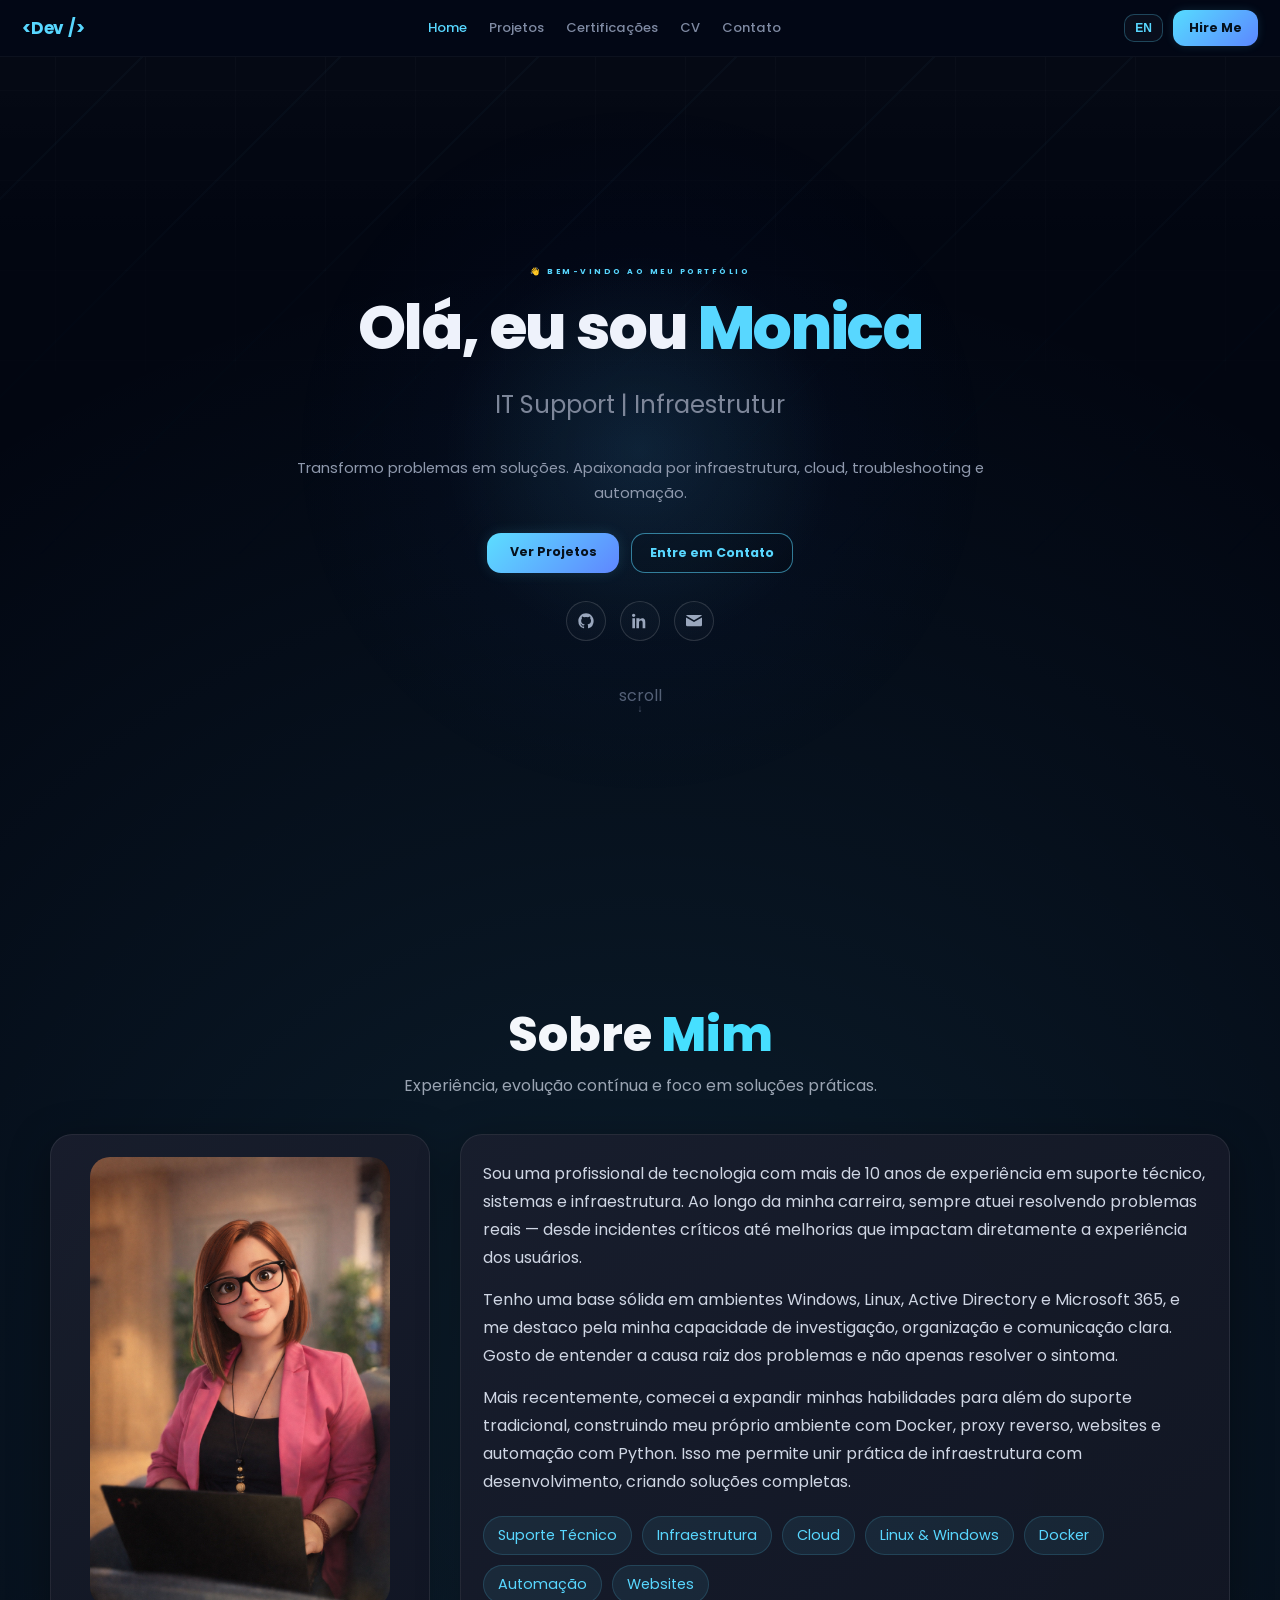
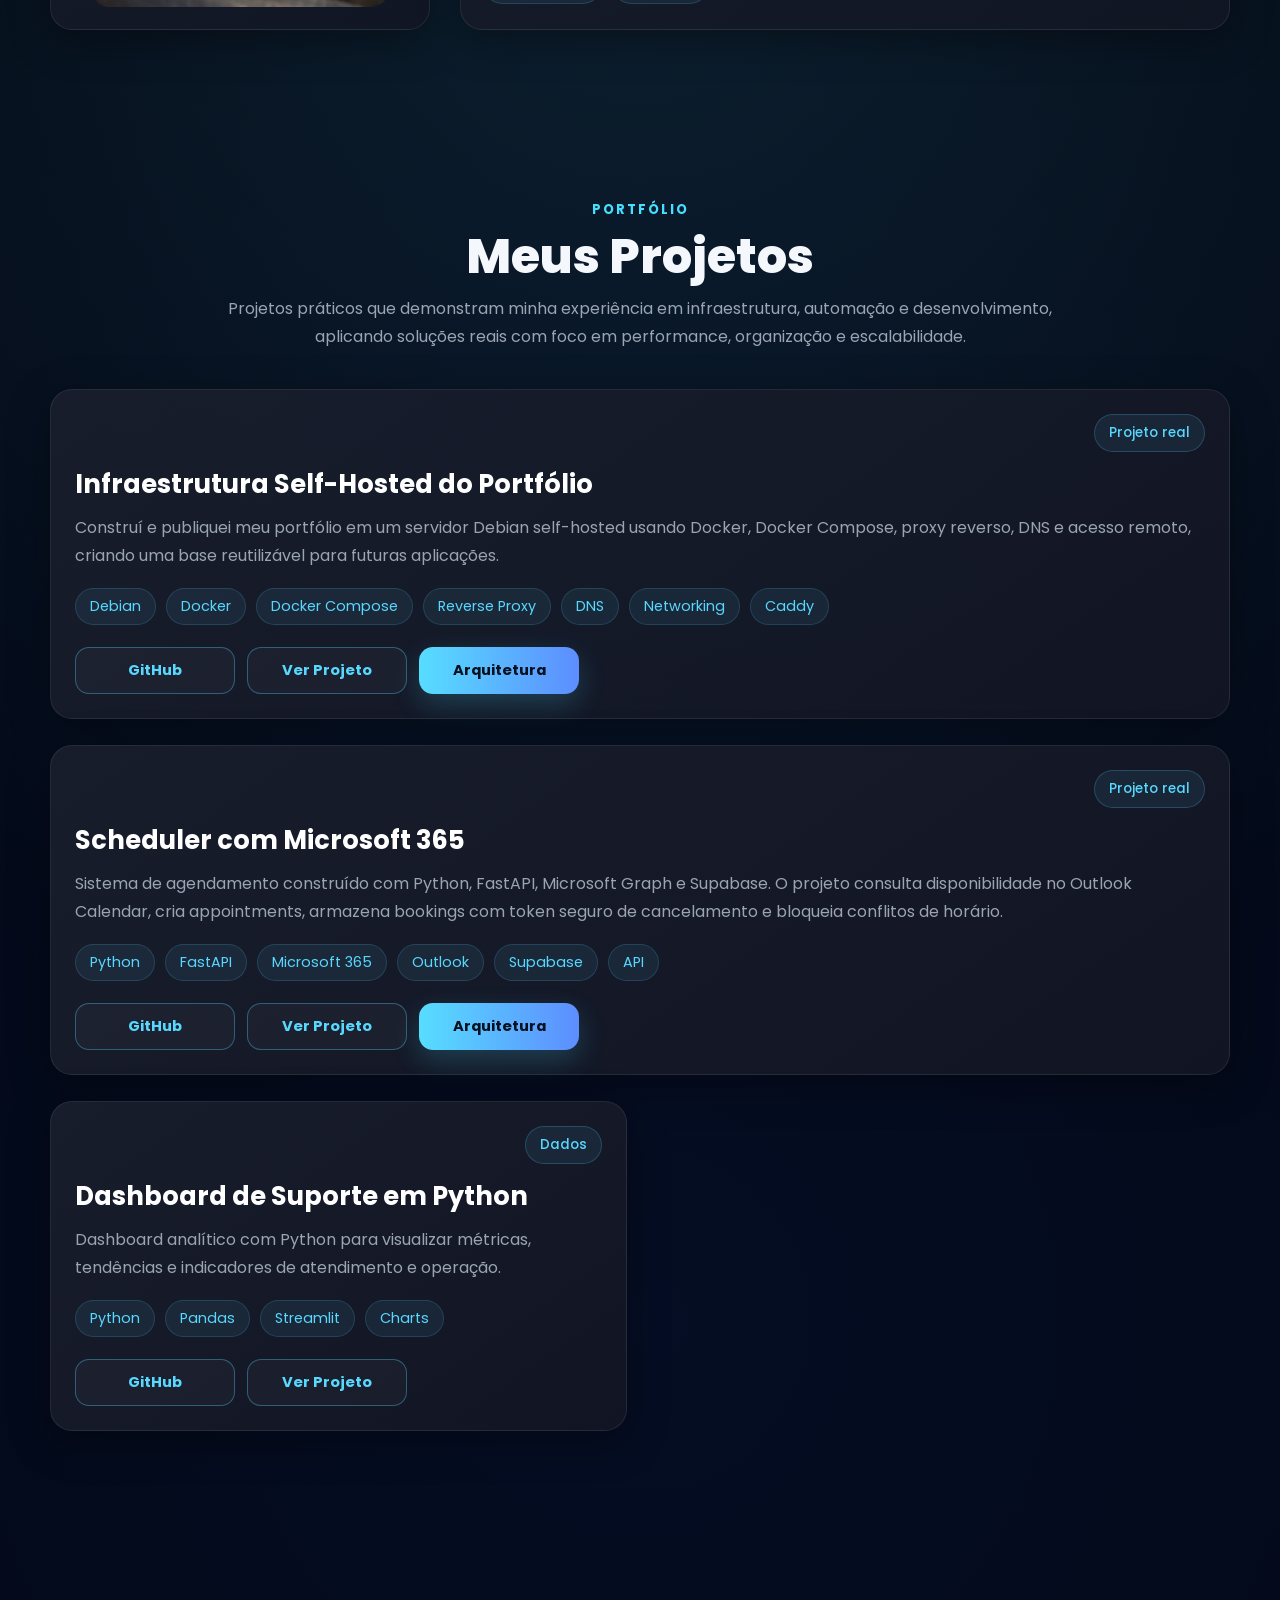
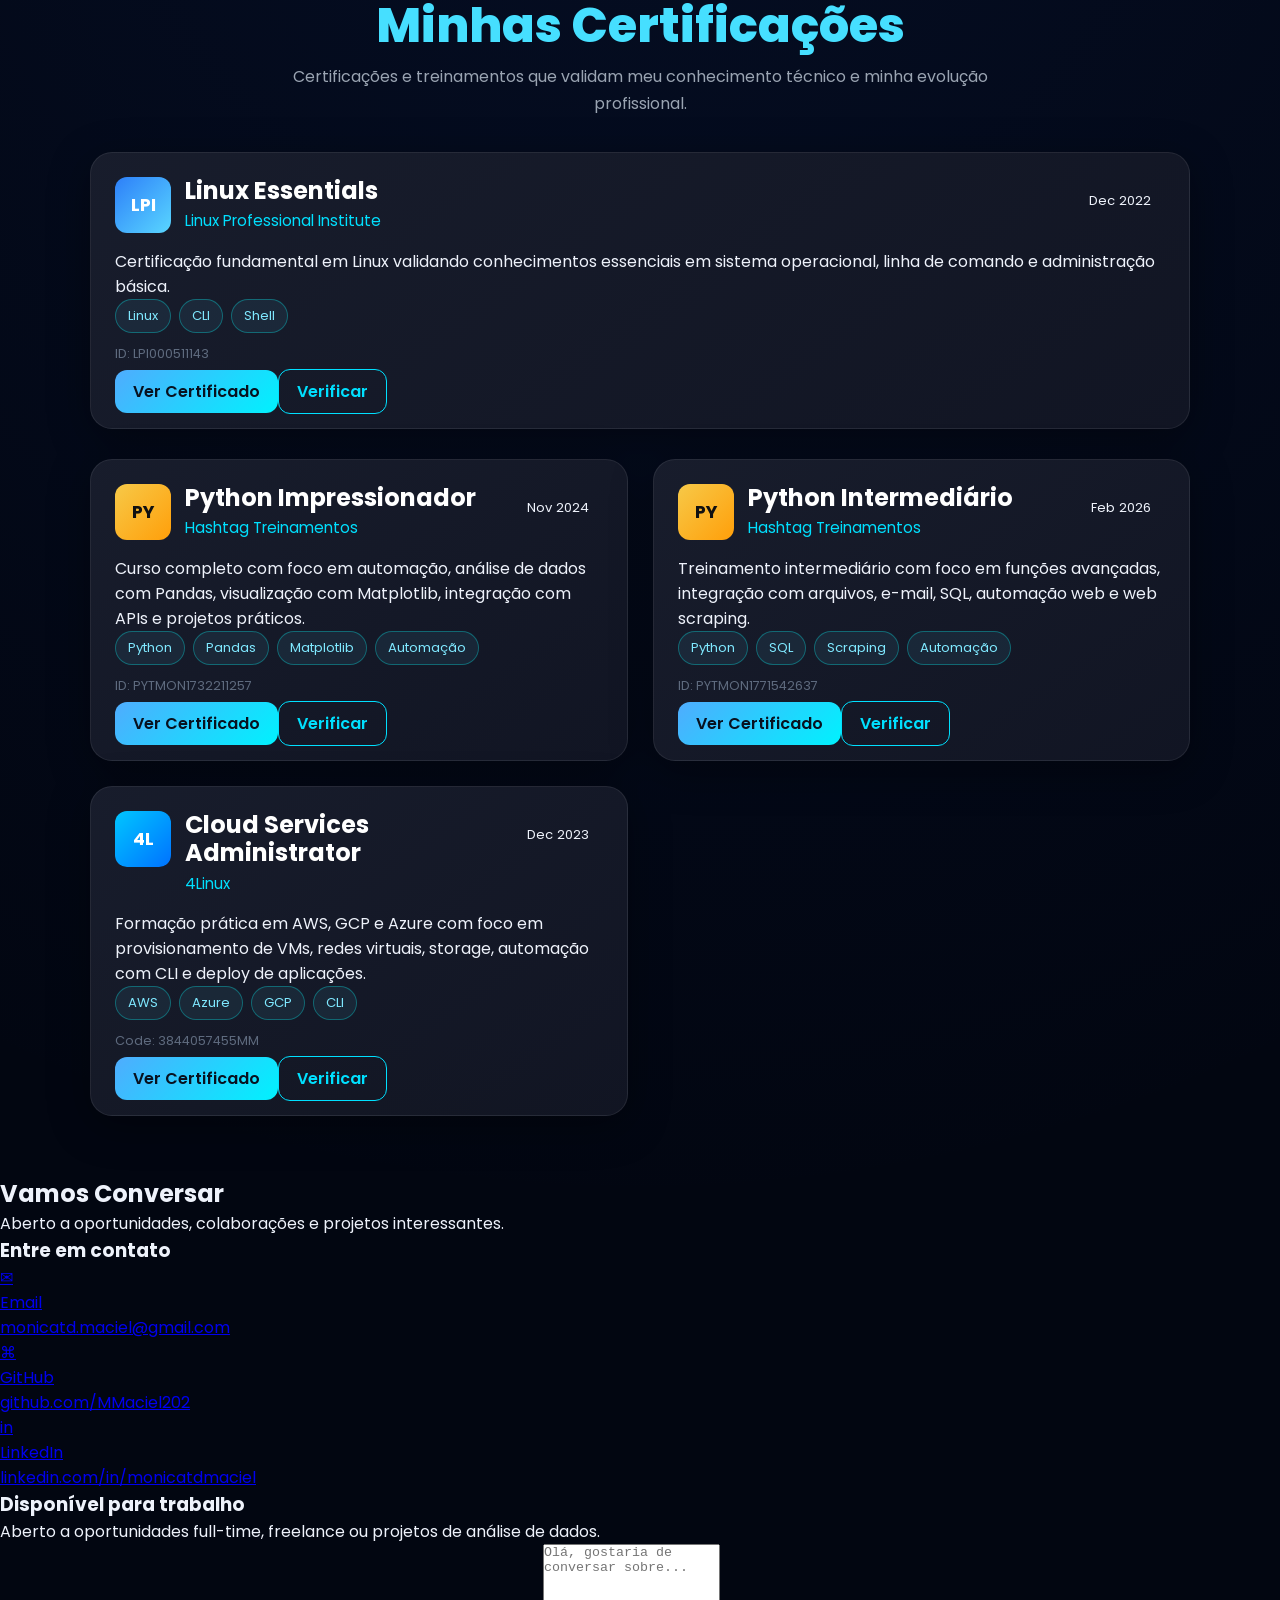
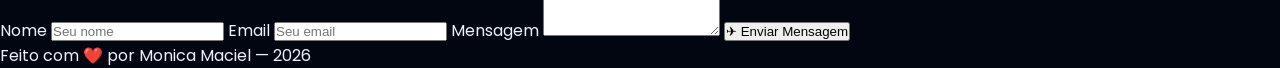
<file: index.html>
<!DOCTYPE html>
<html lang="pt-BR">
<head>
  <meta charset="UTF-8" />
  <meta name="viewport" content="width=device-width, initial-scale=1.0" />
  <title>Monica Maciel | Portfolio</title>

  <link rel="preconnect" href="https://fonts.googleapis.com">
  <link rel="preconnect" href="https://fonts.gstatic.com" crossorigin>
  <link href="https://fonts.googleapis.com/css2?family=Poppins:wght@300;400;500;600;700;800&display=swap" rel="stylesheet">

  <link rel="stylesheet" href="css/style.css" />
  <link rel="icon" type="image/png" sizes="32x32" href="img/favicon-32x32.png" />
</head>
<body>
  <header class="site-header">
    <div class="logo">&lt;Dev <span>/&gt;</span></div>

    <nav class="main-nav">
      <a href="#home" class="active" data-pt="Home" data-en="Home">Home</a>
      <a href="#projects" data-pt="Projetos" data-en="Projects">Projetos</a>
      <a href="#certifications" data-pt="Certificações" data-en="Certifications">Certificações</a>
      <a id="resumeLink" href="resume-en.html" data-pt="CV" data-en="Resume">Resume</a>
      <a href="#contact" data-pt="Contato" data-en="Contact">Contato</a>
    </nav>

    <div class="header-actions">
      <button type="button" class="lang-btn" id="langToggle">EN</button>
      <a href="#contact" class="hire-btn" data-pt="Hire Me" data-en="Hire Me">Hire Me</a>
    </div>
  </header>

  <main>
    <section class="hero" id="home">
      <p class="hero-label" data-pt="👋 BEM-VINDO AO MEU PORTFÓLIO" data-en="👋 WELCOME TO MY PORTFOLIO">👋 BEM-VINDO AO MEU PORTFÓLIO</p>
      <h1><span data-pt="Olá, eu sou " data-en="Hi, I’m ">Olá, eu sou </span><span class="highlight">Monica</span></h1>
      <h2 id="typedText"></h2>
      <p class="hero-text" data-pt="Transformo problemas em soluções. Apaixonada por infraestrutura, cloud, troubleshooting e automação." data-en="I turn problems into solutions. Passionate about infrastructure, cloud, troubleshooting, and automation.">Transformo problemas em soluções. Apaixonada por infraestrutura, cloud, troubleshooting e automação.</p>
      <div class="hero-actions">
        <a href="#projects" class="btn btn-primary" data-pt="Ver Projetos" data-en="View Projects">Ver Projetos</a>
        <a href="#contact" class="btn btn-outline" data-pt="Entre em Contato" data-en="Get in Touch">Entre em Contato</a>
      </div>
      <div class="social-icons">
        <a href="https://github.com/MMaciel202" target="_blank" rel="noopener noreferrer" aria-label="GitHub"><svg xmlns="http://www.w3.org/2000/svg" fill="white" viewBox="0 0 24 24"><path d="M12 .5C5.65.5.5 5.65.5 12a11.5 11.5 0 0 0 7.87 10.93c.58.1.79-.25.79-.55v-2.17c-3.2.7-3.87-1.54-3.87-1.54-.53-1.33-1.3-1.68-1.3-1.68-1.06-.72.08-.7.08-.7 1.17.08 1.78 1.2 1.78 1.2 1.04 1.78 2.73 1.26 3.4.97.1-.75.4-1.26.72-1.55-2.55-.29-5.23-1.27-5.23-5.66 0-1.25.45-2.28 1.19-3.08-.12-.29-.52-1.47.11-3.07 0 0 .97-.31 3.18 1.18a11.1 11.1 0 0 1 5.8 0c2.2-1.5 3.17-1.18 3.17-1.18.64 1.6.24 2.78.12 3.07.74.8 1.19 1.83 1.19 3.08 0 4.4-2.68 5.37-5.24 5.65.42.36.78 1.09.78 2.2v3.26c0 .3.2.66.8.55A11.5 11.5 0 0 0 23.5 12C23.5 5.65 18.35.5 12 .5z"/></svg></a>
        <a href="https://www.linkedin.com/in/monicatdmaciel/" target="_blank" rel="noopener noreferrer" aria-label="LinkedIn"><svg xmlns="http://www.w3.org/2000/svg" fill="white" viewBox="0 0 24 24"><path d="M4.98 3.5C4.98 4.88 3.86 6 2.48 6S0 4.88 0 3.5 1.12 1 2.48 1s2.5 1.12 2.5 2.5zM.5 8h4v15h-4V8zm7 0h3.8v2.1h.05c.53-1 1.84-2.1 3.78-2.1 4.05 0 4.8 2.67 4.8 6.14V23h-4v-7.5c0-1.8-.03-4.1-2.5-4.1-2.5 0-2.9 2-2.9 4v7.6h-4V8z"/></svg></a>
        <a href="mailto:monicatd.maciel@gmail.com" aria-label="Email"><svg xmlns="http://www.w3.org/2000/svg" fill="white" viewBox="0 0 24 24"><path d="M12 13.5 0 6.75V18a2 2 0 0 0 2 2h20a2 2 0 0 0 2-2V6.75L12 13.5zm12-9.75A2 2 0 0 0 22 3H2a2 2 0 0 0-2 .75l12 7 12-7z"/></svg></a>
      </div>
      <div class="scroll-indicator">
        <a href="#contact"><span data-pt="scroll" data-en="scroll">scroll</span>
          <div class="arrow">↓</div>
        </a>
      </div>
    </section>

    <!-- HEADER IGUAL AO CONTACT -->
    <section id="about" class="about-section">
      <div class="about-container">  
        <div class="about-header">
          <h2>
            <span data-pt="Sobre" data-en="About">Sobre</span>
            <span data-pt=" Mim" data-en=" Me"> Mim</span>
          </h2>

          <p
            data-pt="Experiência, evolução contínua e foco em soluções práticas."
            data-en="Experience, continuous growth, and a practical solution-driven mindset.">
            Experiência, evolução contínua e foco em soluções práticas.
          </p>
        </div>

        <!-- GRID -->
        <div class="about-grid">

          <!-- FOTO -->
          <div class="about-photo-card hover-cyan">
            <img src="img/profile-about-pixar.png" alt="Monica Maciel">
          </div>

          <!-- TEXTO -->
          <div class="about-text-card hover-cyan">

            <p
              data-pt="Sou uma profissional de tecnologia com mais de 10 anos de experiência em suporte técnico, sistemas e infraestrutura. Ao longo da minha carreira, sempre atuei resolvendo problemas reais — desde incidentes críticos até melhorias que impactam diretamente a experiência dos usuários."
              data-en="I am an IT professional with over 10 years of experience in technical support, systems, and infrastructure. Throughout my career, I have focused on solving real-world problems — from critical incidents to improvements that directly impact user experience.">
            </p>

            <p
              data-pt="Tenho uma base sólida em ambientes Windows, Linux, Active Directory e Microsoft 365, e me destaco pela minha capacidade de investigação, organização e comunicação clara. Gosto de entender a causa raiz dos problemas e não apenas resolver o sintoma."
              data-en="I have a strong foundation in Windows, Linux, Active Directory, and Microsoft 365, and I am known for my analytical thinking, organization, and clear communication. I focus on identifying root causes rather than just fixing symptoms.">
            </p>

            <p
              data-pt="Mais recentemente, comecei a expandir minhas habilidades para além do suporte tradicional, construindo meu próprio ambiente com Docker, proxy reverso, websites e automação com Python. Isso me permite unir prática de infraestrutura com desenvolvimento, criando soluções completas."
              data-en="More recently, I have expanded my skills beyond traditional support by building my own environment with Docker, reverse proxy, websites, and Python automation. This allows me to combine infrastructure and development to create complete solutions.">
            </p>

            <!-- TAGS -->
            <div class="about-highlights">
              <span data-pt="Suporte Técnico" data-en="IT Support">Suporte Técnico</span>
              <span data-pt="Infraestrutura" data-en="Infrastructure">Infraestrutura</span>
              <span data-pt="Cloud" data-en="Cloud">Cloud</span>
              <span data-pt="Linux & Windows" data-en="Linux & Windows">Linux & Windows</span>
              <span data-pt="Docker" data-en="Docker">Docker</span>
              <span data-pt="Automação" data-en="Automation">Automação</span>
              <span data-pt="Websites" data-en="Websites">Websites</span>
            </div>
          </div>
        </div>
      </div>
    </section>
    <section id="projects" class="projects-section">
      <div class="projects-container">
        <div class="projects-header">
          <p class="section-label" data-pt="PORTFÓLIO" data-en="PORTFOLIO">PORTFÓLIO</p>
          <h2 data-pt="Meus Projetos" data-en="My Projects">Meus Projetos</h2>
          <p class="section-subtitle" data-pt="Projetos práticos que demonstram minha experiência em infraestrutura, automação e desenvolvimento, aplicando soluções reais com foco em performance, organização e escalabilidade." data-en="Hands-on projects that demonstrate my experience in infrastructure, automation, and development, applying real solutions focused on performance, organization, and scalability.">Projetos práticos que demonstram minha experiência em infraestrutura, automação e desenvolvimento, aplicando soluções reais com foco em performance, organização e escalabilidade.</p>
        </div>
        <div class="projects-grid">
          <article class="project-card project-card-featured hover-cyan">
            <div class="project-top"><span class="project-badge" data-pt="Projeto real" data-en="Real project">Projeto real</span></div>
            <h3 data-pt="Infraestrutura Self-Hosted do Portfólio" data-en="Self-Hosted Portfolio Infrastructure">Infraestrutura Self-Hosted do Portfólio</h3>
            <p data-pt="Construí e publiquei meu portfólio em um servidor Debian self-hosted usando Docker, Docker Compose, proxy reverso, DNS e acesso remoto, criando uma base reutilizável para futuras aplicações." data-en="Built and published my portfolio on a self-hosted Debian server using Docker, Docker Compose, reverse proxy, DNS, and remote access, creating a reusable foundation for future applications.">Construí e publiquei meu portfólio em um servidor Debian self-hosted usando Docker, Docker Compose, proxy reverso, DNS e acesso remoto, criando uma base reutilizável para futuras aplicações.</p>
            <div class="project-tags"><span>Debian</span><span>Docker</span><span>Docker Compose</span><span>Reverse Proxy</span><span>DNS</span><span>Networking</span><span>Caddy</span></div>
            <div class="project-actions">
              <a href="https://github.com/MMaciel202/Portfolio" target="_blank" rel="noopener noreferrer" class="project-btn project-btn-outline" data-pt="GitHub" data-en="GitHub">GitHub</a>
              <a href="https://monicamaciel.website" target="_blank" rel="noopener noreferrer" class="project-btn project-btn-outline" data-pt="Ver Projeto" data-en="Live Demo">Ver Projeto</a>
              <a href="self-hosted-infra.html" class="project-btn project-btn-primary" data-pt="Arquitetura" data-en="Architecture">Arquitetura</a>
            </div>
          </article>

          <article class="project-card project-card-featured hover-cyan">
            <div class="project-top">
              <span class="project-badge" data-pt="Projeto real" data-en="Real project">Projeto real</span>
            </div>

            <h3 data-pt="Scheduler com Microsoft 365" data-en="Scheduler with Microsoft 365">
            Scheduler com Microsoft 365
            </h3>

            <p
            data-pt="Sistema de agendamento construído com Python, FastAPI, Microsoft Graph e Supabase. O projeto consulta disponibilidade no Outlook Calendar, cria appointments, armazena bookings com token seguro de cancelamento e bloqueia conflitos de horário."
            data-en="Scheduling system built with Python, FastAPI, Microsoft Graph, and Supabase. The project reads availability from Outlook Calendar, creates appointments, stores bookings with a secure cancellation token, and prevents time-slot conflicts.">
            Sistema de agendamento construído com Python, FastAPI, Microsoft Graph e Supabase. O projeto consulta disponibilidade no Outlook Calendar, cria appointments, armazena bookings com token seguro de cancelamento e bloqueia conflitos de horário.
            </p>

            <div class="project-tags">
            <span>Python</span>
            <span>FastAPI</span>
            <span>Microsoft 365</span>
            <span>Outlook</span>
            <span>Supabase</span>
            <span>API</span>
        </div>

        <div class="project-actions">
        <a href="https://github.com/MMaciel202/m365-scheduler"
            target="_blank"
            rel="noopener noreferrer"
            class="project-btn project-btn-outline"
            data-pt="GitHub"
            data-en="GitHub">
            GitHub
        </a>

        <a href="m365-scheduler.html"
            target="_blank"
            rel="noopener noreferrer"
            class="project-btn project-btn-outline"
            data-pt="Ver Projeto"
            data-en="Live Demo">
            Live Demo
        </a>

        <a href="schedule-architecture.html"
            class="project-btn project-btn-primary"
            data-pt="Arquitetura"
            data-en="Architecture">
            Arquitetura
        </a>
      </div>
    </article>  

          <article class="project-card hover-cyan">
            <div class="project-top"><span class="project-badge" data-pt="Dados" data-en="Data">Dados</span></div>
            <h3 data-pt="Dashboard de Suporte em Python" data-en="Python Support Dashboard">Dashboard de Suporte em Python</h3>
            <p data-pt="Dashboard analítico com Python para visualizar métricas, tendências e indicadores de atendimento e operação." data-en="Analytical dashboard built with Python to visualize metrics, trends, and support operation indicators.">Dashboard analítico com Python para visualizar métricas, tendências e indicadores de atendimento e operação.</p>
            <div class="project-tags"><span>Python</span><span>Pandas</span><span>Streamlit</span><span>Charts</span></div>
            <div class="project-actions"><a href="#" class="project-btn project-btn-outline" data-pt="GitHub" data-en="GitHub">GitHub</a><a href="#" class="project-btn project-btn-outline" data-pt="Ver Projeto" data-en="View Project">Ver Projeto</a></div>
          </article>
        </div>
      </div>
    </section>

    <section id="certifications" class="certifications-section">
      <div class="certifications-container">
        <div class="certifications-header">
          <h1 data-pt="Minhas Certificações" data-en="My Certifications">Minhas Certificações</h1>
          <p class="section-subtitle" data-pt="Certificações e treinamentos que validam meu conhecimento técnico e minha evolução profissional." data-en="Certifications and training that validate my technical knowledge and professional growth.">Certificações e treinamentos que validam meu conhecimento técnico e minha evolução profissional.</p>
        </div>

        <div class="cert-grid-single">
          <div class="cert-card hover-cyan">
            <div class="cert-header"><div class="cert-logo lpi">LPI</div><div class="cert-title-group"><h3>Linux Essentials</h3><span class="cert-org">Linux Professional Institute</span></div><div class="cert-date">Dec 2022</div></div>
            <p class="cert-description" data-pt="Certificação fundamental em Linux validando conhecimentos essenciais em sistema operacional, linha de comando e administração básica." data-en="Foundational Linux certification validating core knowledge in operating systems, command line, and basic administration.">Certificação fundamental em Linux validando conhecimentos essenciais em sistema operacional, linha de comando e administração básica.</p>
            <div class="cert-tags"><span>Linux</span><span>CLI</span><span>Shell</span></div>
            <div class="cert-id">ID: LPI000511143</div>
            <div class="cert-actions"><a href="img/LPI.JPG" target="_blank" class="btn-cert" data-pt="Ver Certificado" data-en="View Certificate">Ver Certificado</a><a href="https://cs.lpi.org/caf/Xamman/certification/verify/LPI000511143/k6sg7nhfzr" target="_blank" rel="noopener noreferrer" class="btn-cert-outline" data-pt="Verificar" data-en="Verify">Verificar</a></div>
          </div>
        </div>

        <div class="cert-grid-two">
          <div class="cert-card hover-cyan">
            <div class="cert-header"><div class="cert-logo python">PY</div><div class="cert-title-group"><h3 data-pt="Python Impressionador" data-en="Python Advanced Program">Python Impressionador</h3><span class="cert-org">Hashtag Treinamentos</span></div><div class="cert-date">Nov 2024</div></div>
            <p class="cert-description" data-pt="Curso completo com foco em automação, análise de dados com Pandas, visualização com Matplotlib, integração com APIs e projetos práticos." data-en="Complete course focused on automation, data analysis with Pandas, visualization with Matplotlib, API integration, and practical projects.">Curso completo com foco em automação, análise de dados com Pandas, visualização com Matplotlib, integração com APIs e projetos práticos.</p>
            <div class="cert-tags"><span>Python</span><span>Pandas</span><span>Matplotlib</span><span data-pt="Automação" data-en="Automation">Automação</span></div>
            <div class="cert-id">ID: PYTMON1732211257</div>
            <div class="cert-actions"><a href="img/python-impressionador.pdf" target="_blank" class="btn-cert" data-pt="Ver Certificado" data-en="View Certificate">Ver Certificado</a><a href="https://portalhashtag.com/certificados" target="_blank" rel="noopener noreferrer" class="btn-cert-outline" data-pt="Verificar" data-en="Verify">Verificar</a></div>
          </div>

          <div class="cert-card hover-cyan">
            <div class="cert-header"><div class="cert-logo python">PY</div><div class="cert-title-group"><h3 data-pt="Python Intermediário" data-en="Python Intermediate">Python Intermediário</h3><span class="cert-org">Hashtag Treinamentos</span></div><div class="cert-date">Feb 2026</div></div>
            <p class="cert-description" data-pt="Treinamento intermediário com foco em funções avançadas, integração com arquivos, e-mail, SQL, automação web e web scraping." data-en="Intermediate training focused on advanced functions, file integration, email, SQL, web automation, and web scraping.">Treinamento intermediário com foco em funções avançadas, integração com arquivos, e-mail, SQL, automação web e web scraping.</p>
            <div class="cert-tags"><span>Python</span><span>SQL</span><span>Scraping</span><span data-pt="Automação" data-en="Automation">Automação</span></div>
            <div class="cert-id">ID: PYTMON1771542637</div>
            <div class="cert-actions"><a href="img/python-intermediario.pdf" target="_blank" class="btn-cert" data-pt="Ver Certificado" data-en="View Certificate">Ver Certificado</a><a href="https://portalhashtag.com/certificados" target="_blank" rel="noopener noreferrer" class="btn-cert-outline" data-pt="Verificar" data-en="Verify">Verificar</a></div>
          </div>

          <div class="cert-card hover-cyan">
            <div class="cert-header"><div class="cert-logo cloud">4L</div><div class="cert-title-group"><h3 data-pt="Cloud Services Administrator" data-en="Cloud Services Administrator">Cloud Services Administrator</h3><span class="cert-org">4Linux</span></div><div class="cert-date">Dec 2023</div></div>
            <p class="cert-description" data-pt="Formação prática em AWS, GCP e Azure com foco em provisionamento de VMs, redes virtuais, storage, automação com CLI e deploy de aplicações." data-en="Hands-on training in AWS, GCP, and Azure focused on VM provisioning, virtual networking, storage, CLI automation, and application deployment.">Formação prática em AWS, GCP e Azure com foco em provisionamento de VMs, redes virtuais, storage, automação com CLI e deploy de aplicações.</p>
            <div class="cert-tags"><span>AWS</span><span>Azure</span><span>GCP</span><span>CLI</span></div>
            <div class="cert-id">Code: 3844057455MM</div>
            <div class="cert-actions"><a href="img/multicloud.pdf" target="_blank" class="btn-cert" data-pt="Ver Certificado" data-en="View Certificate">Ver Certificado</a><a href="https://aia.4linux.com.br/admin/tool/certificate/" target="_blank" rel="noopener noreferrer" class="btn-cert-outline" data-pt="Verificar" data-en="Verify">Verificar</a></div>
          </div>
        </div>
      </div>
    </section>

    <section id="contact" class="contact-section">
      <div class="contact-container">
        <div class="contact-header"><h2><span data-pt="Vamos" data-en="Let's">Vamos</span> <span data-pt="Conversar" data-en="Connect">Conversar</span></h2><p data-pt="Aberto a oportunidades, colaborações e projetos interessantes." data-en="Open to opportunities, collaborations, and interesting projects.">Aberto a oportunidades, colaborações e projetos interessantes.</p></div>
        <div class="contact-grid">
          <div class="contact-left">
            <div class="contact-card hover-cyan">
              <h3 data-pt="Entre em contato" data-en="Get in Touch">Entre em contato</h3>
              <a href="mailto:monicatd.maciel@gmail.com" class="contact-item contact-click"><div class="icon-box">✉</div><div><span>Email</span><p>monicatd.maciel@gmail.com</p></div></a>
              <a href="https://github.com/MMaciel202" target="_blank" rel="noopener noreferrer" class="contact-item contact-click"><div class="icon-box">⌘</div><div><span>GitHub</span><p>github.com/MMaciel202</p></div></a>
              <a href="https://linkedin.com/in/monicatdmaciel" target="_blank" rel="noopener noreferrer" class="contact-item contact-click"><div class="icon-box">in</div><div><span>LinkedIn</span><p>linkedin.com/in/monicatdmaciel</p></div></a>
            </div>
            <div class="contact-card hover-cyan availability-card"><div class="status-dot"></div><h3 data-pt="Disponível para trabalho" data-en="Available for Work">Disponível para trabalho</h3><p data-pt="Aberto a oportunidades full-time, freelance ou projetos de análise de dados." data-en="Open to full-time opportunities, freelance work, and infrastructure or automation projects.">Aberto a oportunidades full-time, freelance ou projetos de análise de dados.</p></div>
          </div>
          <div class="contact-card hover-cyan contact-form-card">
            <form class="contact-form" id="contactForm">
              <label for="name" data-pt="Nome" data-en="Name">Nome</label>
              <input type="text" id="name" data-placeholder-pt="Seu nome" data-placeholder-en="Your name" placeholder="Seu nome" required />
              <label for="email" data-pt="Email" data-en="Email">Email</label>
              <input type="email" id="email" data-placeholder-pt="Seu email" data-placeholder-en="Your email" placeholder="Seu email" required />
              <label for="message" data-pt="Mensagem" data-en="Message">Mensagem</label>
              <textarea id="message" rows="6" data-placeholder-pt="Olá, gostaria de conversar sobre..." data-placeholder-en="Hi, I would like to talk about..." placeholder="Olá, gostaria de conversar sobre..." required></textarea>
              <button type="submit" class="send-btn" data-pt="✈ Enviar Mensagem" data-en="✈ Send Message">✈ Enviar Mensagem</button>
            </form>
          </div>
        </div>
      </div>
    </section>
  </main>

  <footer class="site-footer"><div class="footer-line"></div><p class="footer-text"><span data-pt="Feito com " data-en="Made with ">Feito com </span><span class="footer-heart">❤️</span><span data-pt=" por " data-en=" by "> por </span><span class="footer-name">Monica Maciel</span><span> — 2026</span></p></footer>
  <script src="js/script.js"></script>
</body>
</html>
</file>
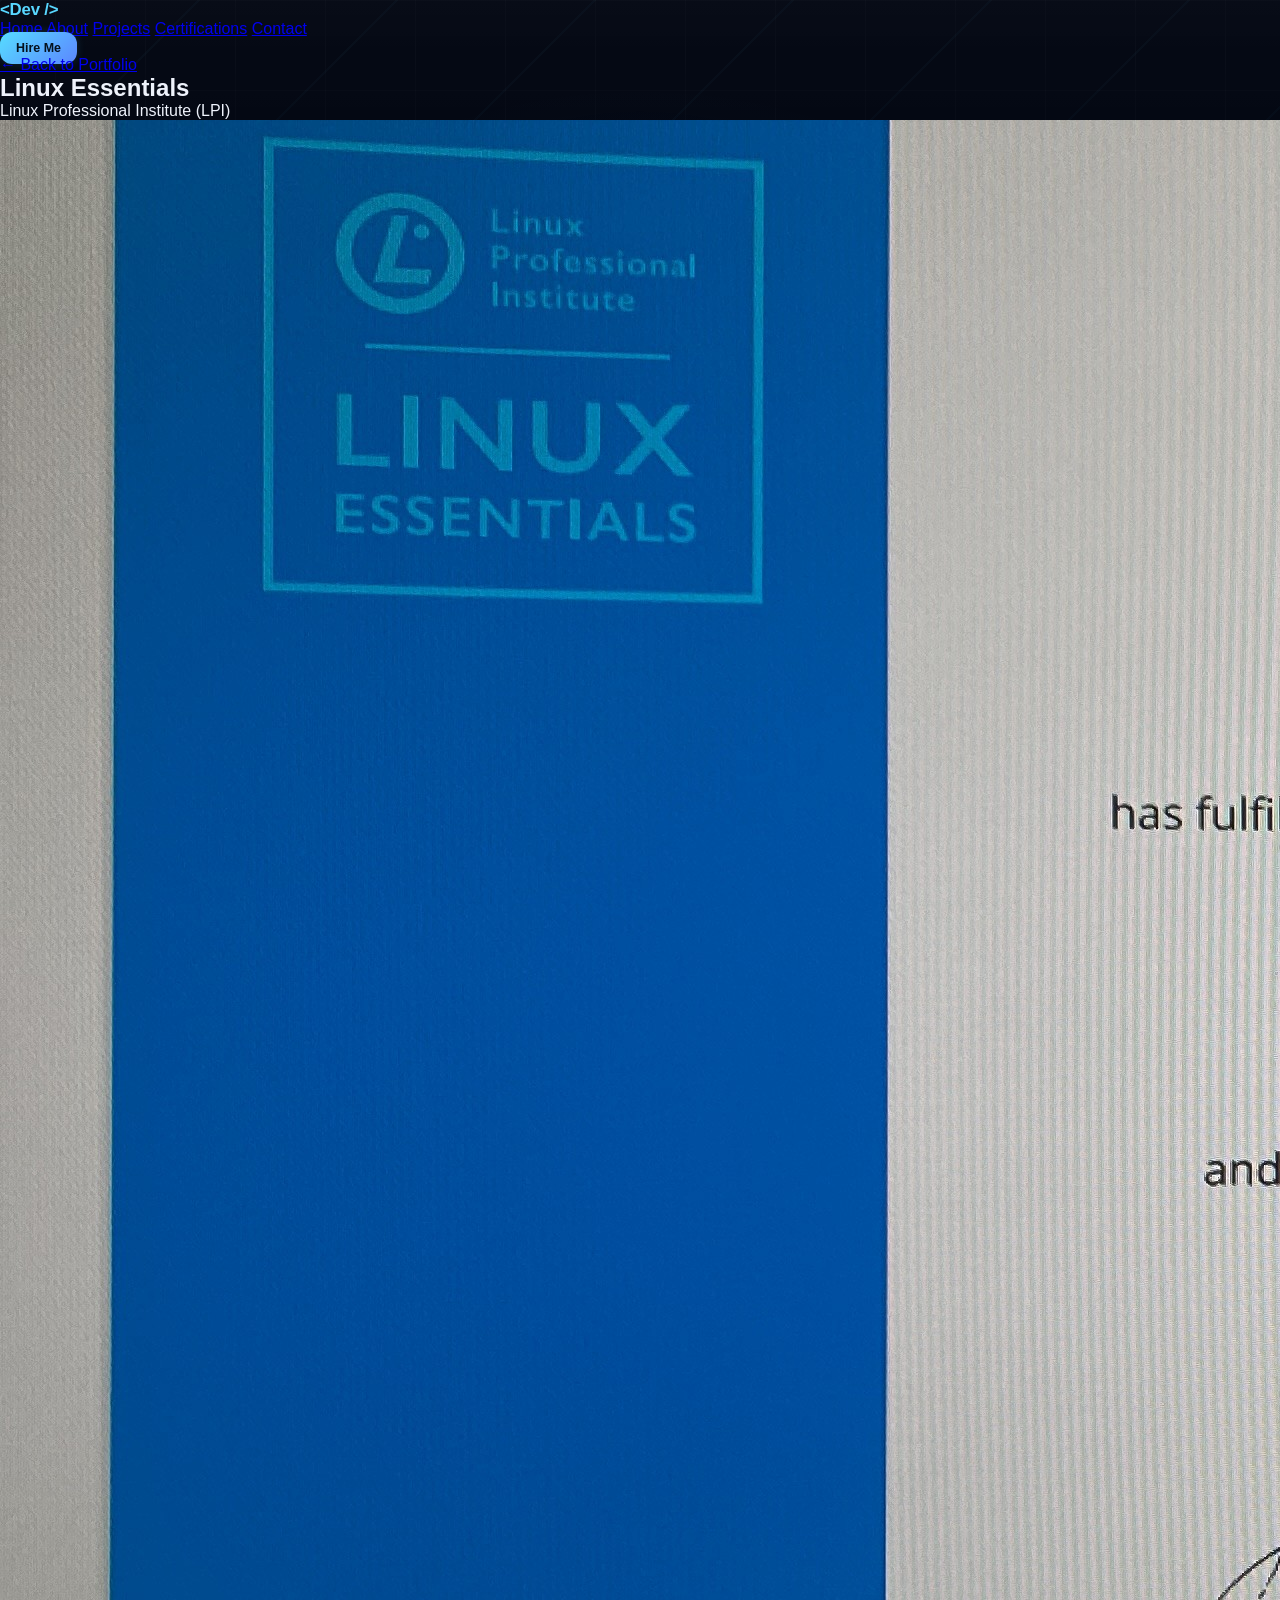
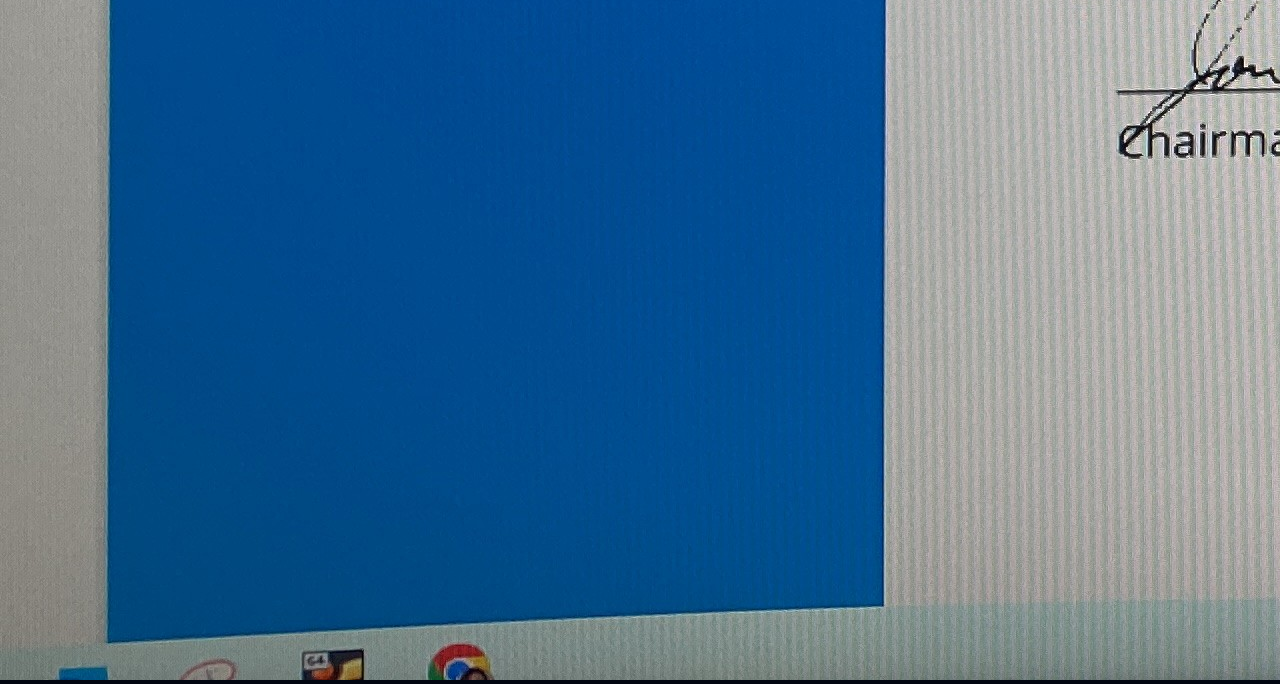
<file: cert-linux.html>
<!DOCTYPE html>
<html lang="pt">
<head>
  <meta charset="UTF-8">
  <title>Linux Essentials</title>

  <!-- CSS principal -->
  <link rel="stylesheet" href="css/style.css">
</head>

<body>

  <!-- NAVBAR (igual index.html) -->
  <header class="navbar">
    <div class="logo">&lt;Dev /&gt;</div>

    <nav>
      <a href="index.html#home">Home</a>
      <a href="index.html#about">About</a>
      <a href="index.html#projects">Projects</a>
      <a href="index.html#certifications">Certifications</a>
      <a href="index.html#contact">Contact</a>
    </nav>

    <a href="index.html#contact" class="hire-btn">Hire Me</a>
  </header>

  <!-- CONTEÚDO -->
  <section class="cert-page-section">

    <div class="cert-container">

      <!-- BOTÃO VOLTAR -->
      <a href="index.html#certifications" class="btn-back">
        ← Back to Portfolio
      </a>

      <!-- TÍTULO -->
      <h1>Linux Essentials</h1>
      <p class="cert-subtitle">
        Linux Professional Institute (LPI)
      </p>

      <!-- IMAGEM -->
      <div class="cert-image">
        <img src="img/LPI.JPG" alt="Linux Certificate">
      </div>

    </div>

  </section>

</body>
</html>
</file>
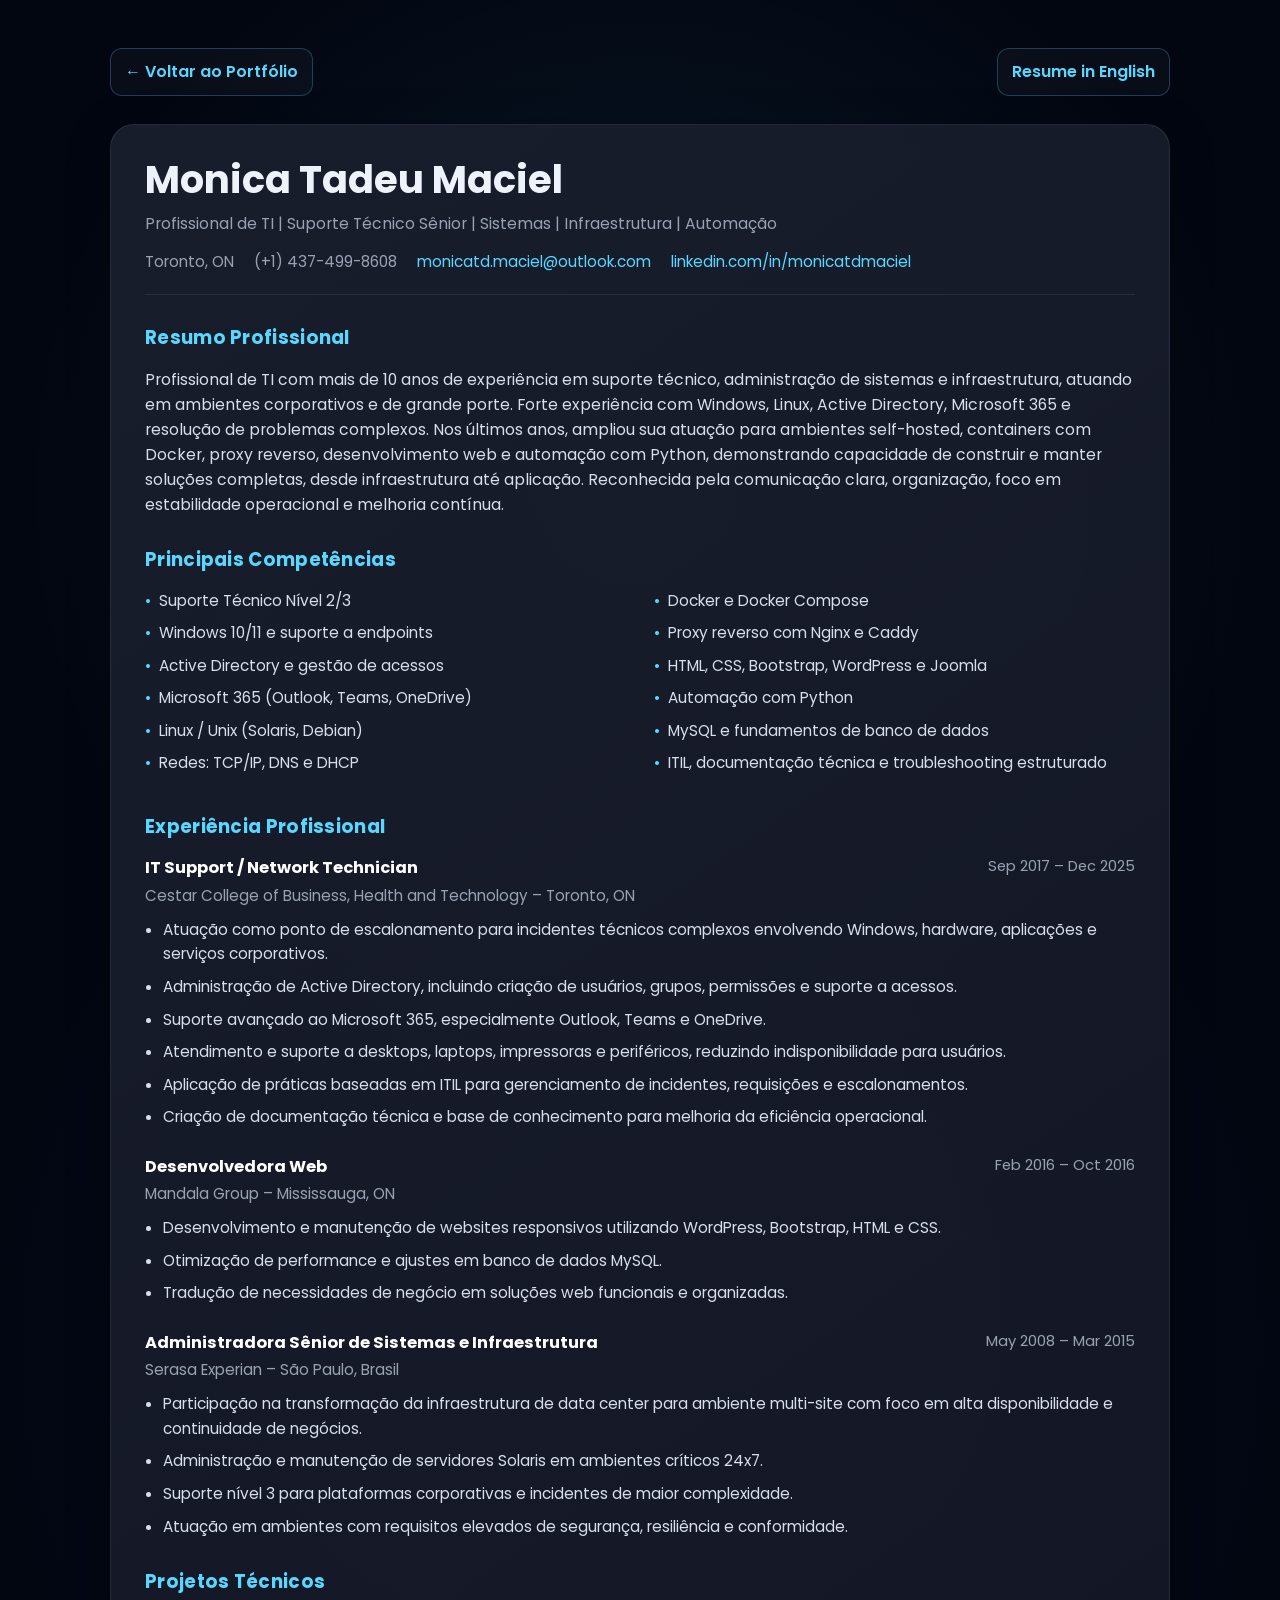
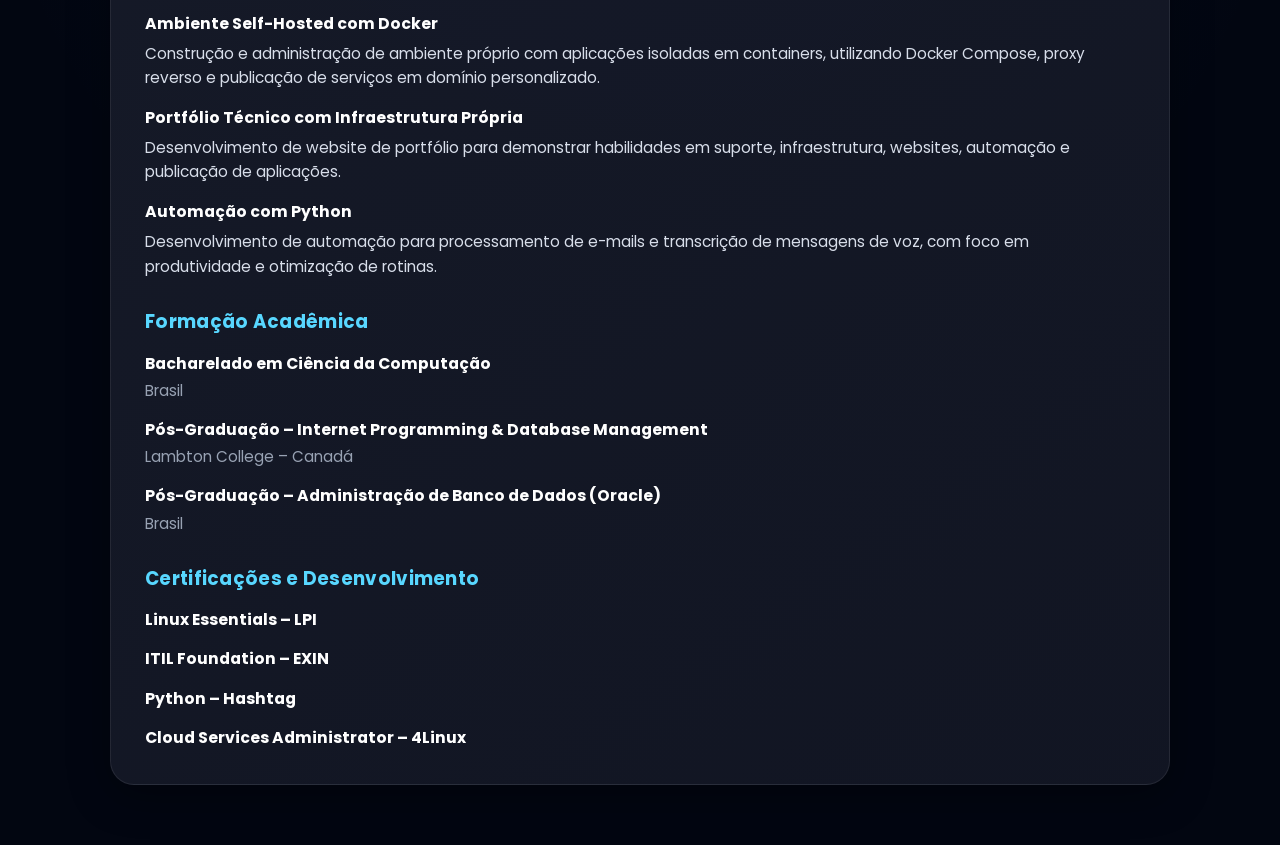
<file: curriculo-pt.html>
<!DOCTYPE html>
<html lang="pt-BR">
<head>
  <meta charset="UTF-8" />
  <meta name="viewport" content="width=device-width, initial-scale=1.0" />
  <title>Currículo | Monica Tadeu Maciel</title>

  <link rel="preconnect" href="https://fonts.googleapis.com">
  <link rel="preconnect" href="https://fonts.gstatic.com" crossorigin>
  <link href="https://fonts.googleapis.com/css2?family=Poppins:wght@300;400;500;600;700;800&display=swap" rel="stylesheet">

  <style>
    :root {
      --bg-dark: #020611;
      --card-bg: rgba(19, 25, 39, 0.96);
      --text-main: #eef2fb;
      --text-soft: #98a2b3;
      --accent: #58d7ff;
      --accent-2: #5d86ff;
      --border-soft: rgba(255, 255, 255, 0.08);
    }

    * {
      margin: 0;
      padding: 0;
      box-sizing: border-box;
    }

    html {
      scroll-behavior: smooth;
    }

    body {
      font-family: "Poppins", sans-serif;
      color: var(--text-main);
      background:
        radial-gradient(circle at 50% 20%, rgba(88, 215, 255, 0.10), transparent 30%),
        radial-gradient(circle at 50% 55%, rgba(30, 80, 200, 0.08), transparent 45%),
        var(--bg-dark);
      min-height: 100vh;
      line-height: 1.6;
    }

    .resume-page {
      max-width: 1100px;
      margin: 0 auto;
      padding: 48px 20px 60px;
    }

    .top-actions {
      display: flex;
      justify-content: space-between;
      align-items: center;
      gap: 16px;
      margin-bottom: 28px;
      flex-wrap: wrap;
    }

    .back-link,
    .lang-link {
      text-decoration: none;
      color: var(--accent);
      font-weight: 600;
      border: 1px solid rgba(88, 215, 255, 0.25);
      background: rgba(255, 255, 255, 0.03);
      padding: 10px 14px;
      border-radius: 12px;
      transition: all 0.15s ease;
    }

    .back-link:hover,
    .lang-link:hover {
      transform: scale(1.03);
      filter: brightness(1.08);
    }

    .back-link:active,
    .lang-link:active {
      transform: scale(0.97);
    }

    .resume-card {
      background: linear-gradient(145deg, rgba(25, 30, 45, 0.96), rgba(18, 22, 36, 0.96));
      border: 1px solid var(--border-soft);
      border-radius: 24px;
      padding: 34px;
      box-shadow: 0 10px 40px rgba(0, 0, 0, 0.35);
    }

    .resume-header {
      border-bottom: 1px solid rgba(255, 255, 255, 0.08);
      padding-bottom: 20px;
      margin-bottom: 28px;
    }

    .resume-header h1 {
      font-size: 2.4rem;
      line-height: 1.1;
      margin-bottom: 10px;
    }

    .resume-header p {
      color: var(--text-soft);
      font-size: 0.98rem;
    }

    .contact-line {
      display: flex;
      flex-wrap: wrap;
      gap: 12px 20px;
      margin-top: 14px;
      color: var(--text-soft);
      font-size: 0.95rem;
    }

    .contact-line a {
      color: var(--accent);
      text-decoration: none;
    }

    .resume-section {
      margin-bottom: 28px;
    }

    .resume-section:last-child {
      margin-bottom: 0;
    }

    .resume-section h2 {
      font-size: 1.15rem;
      color: var(--accent);
      margin-bottom: 14px;
      letter-spacing: 0.3px;
    }

    .summary-text {
      color: #d8deea;
      font-size: 0.98rem;
    }

    .skills-grid {
      display: grid;
      grid-template-columns: repeat(2, minmax(0, 1fr));
      gap: 10px 28px;
    }

    .skills-grid ul {
      list-style: none;
    }

    .skills-grid li {
      color: #d8deea;
      margin-bottom: 8px;
      position: relative;
      padding-left: 14px;
      font-size: 0.96rem;
    }

    .skills-grid li::before {
      content: "•";
      position: absolute;
      left: 0;
      color: var(--accent);
    }

    .job {
      margin-bottom: 24px;
    }

    .job:last-child {
      margin-bottom: 0;
    }

    .job-header {
      display: flex;
      justify-content: space-between;
      gap: 20px;
      align-items: flex-start;
      flex-wrap: wrap;
      margin-bottom: 8px;
    }

    .job-title {
      font-weight: 700;
      font-size: 1.02rem;
      color: #ffffff;
    }

    .job-company {
      color: var(--text-soft);
      font-size: 0.95rem;
      margin-top: 2px;
    }

    .job-date {
      color: var(--text-soft);
      font-size: 0.92rem;
      white-space: nowrap;
    }

    .job ul {
      margin-top: 10px;
      padding-left: 18px;
    }

    .job li {
      color: #d8deea;
      margin-bottom: 8px;
      font-size: 0.96rem;
    }

    .edu-item,
    .cert-item,
    .project-item {
      margin-bottom: 14px;
    }

    .edu-item:last-child,
    .cert-item:last-child,
    .project-item:last-child {
      margin-bottom: 0;
    }

    .item-title {
      font-weight: 700;
      color: #ffffff;
      font-size: 0.98rem;
    }

    .item-subtitle {
      color: var(--text-soft);
      font-size: 0.95rem;
      margin-top: 3px;
    }

    .project-item p {
      color: #d8deea;
      font-size: 0.96rem;
      margin-top: 6px;
    }

    @media (max-width: 800px) {
      .resume-card {
        padding: 24px;
      }

      .resume-header h1 {
        font-size: 1.9rem;
      }

      .skills-grid {
        grid-template-columns: 1fr;
      }
    }

    @media print {
      body {
        background: #ffffff;
        color: #000000;
      }

      .top-actions {
        display: none;
      }

      .resume-page {
        max-width: 100%;
        padding: 0;
      }

      .resume-card {
        box-shadow: none;
        border: none;
        background: #ffffff;
        color: #000000;
        padding: 0;
      }

      .resume-header,
      .resume-section h2,
      .contact-line,
      .item-subtitle,
      .job-company,
      .job-date {
        color: #333333 !important;
      }

      .resume-section h2,
      .contact-line a {
        color: #000000 !important;
      }

      .summary-text,
      .job li,
      .skills-grid li,
      .project-item p {
        color: #111111 !important;
      }
    }
  </style>
</head>
<body>
  <div class="resume-page">
    <div class="top-actions">
      <a class="back-link" href="index.html">← Voltar ao Portfólio</a>
      <a class="lang-link" href="resume-en.html">Resume in English</a>
    </div>

    <div class="resume-card">
      <header class="resume-header">
        <h1>Monica Tadeu Maciel</h1>
        <p>Profissional de TI | Suporte Técnico Sênior | Sistemas | Infraestrutura | Automação</p>

        <div class="contact-line">
          <span>Toronto, ON</span>
          <span>(+1) 437-499-8608</span>
          <a href="mailto:monicatd.maciel@outlook.com">monicatd.maciel@outlook.com</a>
          <a href="https://linkedin.com/in/monicatdmaciel" target="_blank" rel="noopener noreferrer">linkedin.com/in/monicatdmaciel</a>
        </div>
      </header>

      <section class="resume-section">
        <h2>Resumo Profissional</h2>
        <p class="summary-text">
          Profissional de TI com mais de 10 anos de experiência em suporte técnico, administração de sistemas e infraestrutura, atuando em ambientes corporativos e de grande porte. Forte experiência com Windows, Linux, Active Directory, Microsoft 365 e resolução de problemas complexos. Nos últimos anos, ampliou sua atuação para ambientes self-hosted, containers com Docker, proxy reverso, desenvolvimento web e automação com Python, demonstrando capacidade de construir e manter soluções completas, desde infraestrutura até aplicação. Reconhecida pela comunicação clara, organização, foco em estabilidade operacional e melhoria contínua.
        </p>
      </section>

      <section class="resume-section">
        <h2>Principais Competências</h2>
        <div class="skills-grid">
          <ul>
            <li>Suporte Técnico Nível 2/3</li>
            <li>Windows 10/11 e suporte a endpoints</li>
            <li>Active Directory e gestão de acessos</li>
            <li>Microsoft 365 (Outlook, Teams, OneDrive)</li>
            <li>Linux / Unix (Solaris, Debian)</li>
            <li>Redes: TCP/IP, DNS e DHCP</li>
          </ul>
          <ul>
            <li>Docker e Docker Compose</li>
            <li>Proxy reverso com Nginx e Caddy</li>
            <li>HTML, CSS, Bootstrap, WordPress e Joomla</li>
            <li>Automação com Python</li>
            <li>MySQL e fundamentos de banco de dados</li>
            <li>ITIL, documentação técnica e troubleshooting estruturado</li>
          </ul>
        </div>
      </section>

      <section class="resume-section">
        <h2>Experiência Profissional</h2>

        <div class="job">
          <div class="job-header">
            <div>
              <div class="job-title">IT Support / Network Technician</div>
              <div class="job-company">Cestar College of Business, Health and Technology – Toronto, ON</div>
            </div>
            <div class="job-date">Sep 2017 – Dec 2025</div>
          </div>
          <ul>
            <li>Atuação como ponto de escalonamento para incidentes técnicos complexos envolvendo Windows, hardware, aplicações e serviços corporativos.</li>
            <li>Administração de Active Directory, incluindo criação de usuários, grupos, permissões e suporte a acessos.</li>
            <li>Suporte avançado ao Microsoft 365, especialmente Outlook, Teams e OneDrive.</li>
            <li>Atendimento e suporte a desktops, laptops, impressoras e periféricos, reduzindo indisponibilidade para usuários.</li>
            <li>Aplicação de práticas baseadas em ITIL para gerenciamento de incidentes, requisições e escalonamentos.</li>
            <li>Criação de documentação técnica e base de conhecimento para melhoria da eficiência operacional.</li>
          </ul>
        </div>

        <div class="job">
          <div class="job-header">
            <div>
              <div class="job-title">Desenvolvedora Web</div>
              <div class="job-company">Mandala Group – Mississauga, ON</div>
            </div>
            <div class="job-date">Feb 2016 – Oct 2016</div>
          </div>
          <ul>
            <li>Desenvolvimento e manutenção de websites responsivos utilizando WordPress, Bootstrap, HTML e CSS.</li>
            <li>Otimização de performance e ajustes em banco de dados MySQL.</li>
            <li>Tradução de necessidades de negócio em soluções web funcionais e organizadas.</li>
          </ul>
        </div>

        <div class="job">
          <div class="job-header">
            <div>
              <div class="job-title">Administradora Sênior de Sistemas e Infraestrutura</div>
              <div class="job-company">Serasa Experian – São Paulo, Brasil</div>
            </div>
            <div class="job-date">May 2008 – Mar 2015</div>
          </div>
          <ul>
            <li>Participação na transformação da infraestrutura de data center para ambiente multi-site com foco em alta disponibilidade e continuidade de negócios.</li>
            <li>Administração e manutenção de servidores Solaris em ambientes críticos 24x7.</li>
            <li>Suporte nível 3 para plataformas corporativas e incidentes de maior complexidade.</li>
            <li>Atuação em ambientes com requisitos elevados de segurança, resiliência e conformidade.</li>
          </ul>
        </div>
      </section>

      <section class="resume-section">
        <h2>Projetos Técnicos</h2>

        <div class="project-item">
          <div class="item-title">Ambiente Self-Hosted com Docker</div>
          <p>
            Construção e administração de ambiente próprio com aplicações isoladas em containers, utilizando Docker Compose, proxy reverso e publicação de serviços em domínio personalizado.
          </p>
        </div>

        <div class="project-item">
          <div class="item-title">Portfólio Técnico com Infraestrutura Própria</div>
          <p>
            Desenvolvimento de website de portfólio para demonstrar habilidades em suporte, infraestrutura, websites, automação e publicação de aplicações.
          </p>
        </div>

        <div class="project-item">
          <div class="item-title">Automação com Python</div>
          <p>
            Desenvolvimento de automação para processamento de e-mails e transcrição de mensagens de voz, com foco em produtividade e otimização de rotinas.
          </p>
        </div>
      </section>

      <section class="resume-section">
        <h2>Formação Acadêmica</h2>

        <div class="edu-item">
          <div class="item-title">Bacharelado em Ciência da Computação</div>
          <div class="item-subtitle">Brasil</div>
        </div>

        <div class="edu-item">
          <div class="item-title">Pós-Graduação – Internet Programming & Database Management</div>
          <div class="item-subtitle">Lambton College – Canadá</div>
        </div>

        <div class="edu-item">
          <div class="item-title">Pós-Graduação – Administração de Banco de Dados (Oracle)</div>
          <div class="item-subtitle">Brasil</div>
        </div>
      </section>

      <section class="resume-section">
        <h2>Certificações e Desenvolvimento</h2>

        <div class="cert-item">
          <div class="item-title">Linux Essentials – LPI</div>
        </div>

        <div class="cert-item">
          <div class="item-title">ITIL Foundation – EXIN</div>
        </div>

        <div class="cert-item">
          <div class="item-title">Python – Hashtag</div>
        </div>

        <div class="cert-item">
          <div class="item-title">Cloud Services Administrator – 4Linux</div>
        </div>
      </section>
    </div>
  </div>
</body>
</html>
</file>
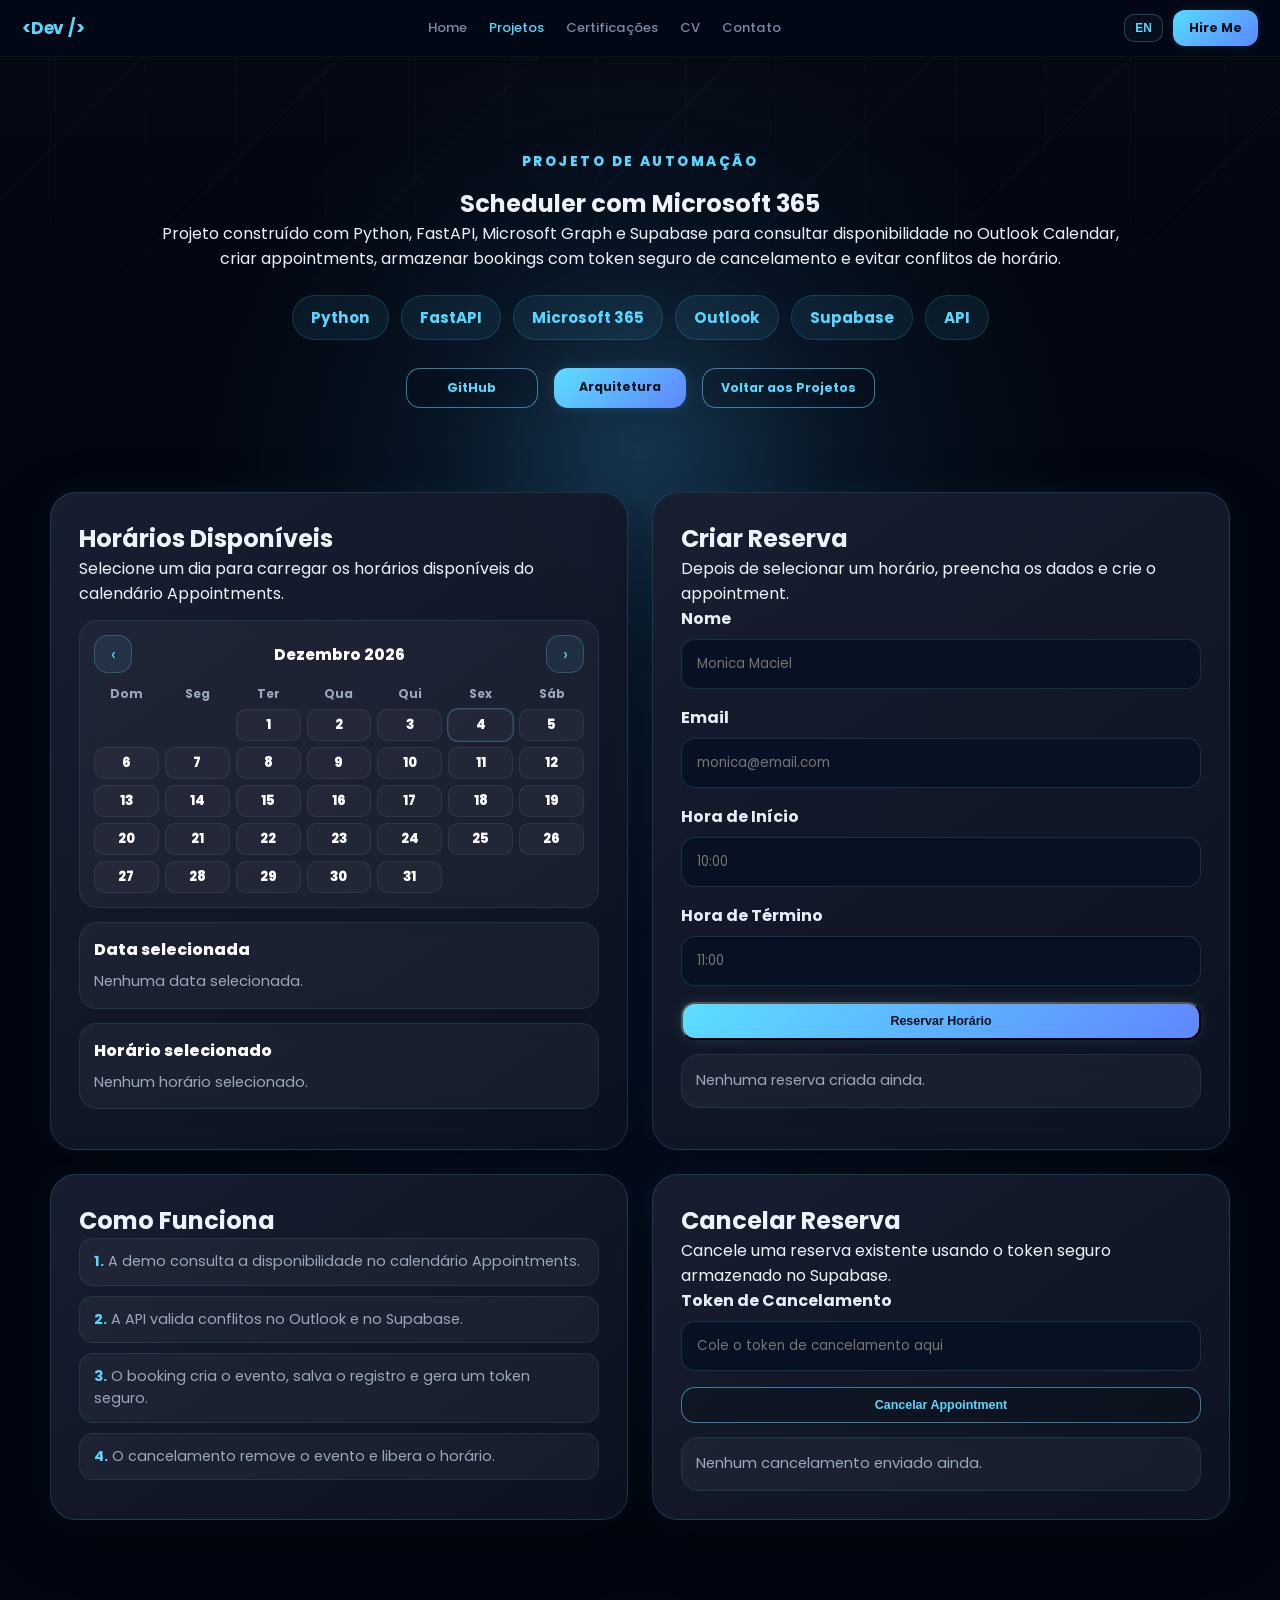
<file: m365-scheduler.html>
<!DOCTYPE html>
<html lang="pt-BR">
<head>
  <meta charset="UTF-8" />
  <meta name="viewport" content="width=device-width, initial-scale=1.0" />
  <title>Monica Maciel | Scheduler with Microsoft 365</title>

  <link rel="preconnect" href="https://fonts.googleapis.com">
  <link rel="preconnect" href="https://fonts.gstatic.com" crossorigin>
  <link href="https://fonts.googleapis.com/css2?family=Poppins:wght@300;400;500;600;700;800&display=swap" rel="stylesheet">

  <link rel="stylesheet" href="css/style.css" />
  <link rel="stylesheet" href="css/m365-scheduler.css" />
</head>

<body>
  <header class="site-header">
    <div class="logo">&lt;Dev <span>/&gt;</span></div>

    <nav class="main-nav">
      <a href="index.html#home" data-pt="Home" data-en="Home">Home</a>
      <a href="index.html#projects" class="active" data-pt="Projetos" data-en="Projects">Projetos</a>
      <a href="index.html#certifications" data-pt="Certificações" data-en="Certifications">Certificações</a>
      <a id="resumeLink" href="resume-en.html" data-pt="CV" data-en="Resume">Resume</a>
      <a href="index.html#contact" data-pt="Contato" data-en="Contact">Contato</a>
    </nav>

    <div class="header-actions">
      <button type="button" class="lang-btn" id="langToggle">EN</button>
      <a href="index.html#contact" class="hire-btn" data-pt="Hire Me" data-en="Hire Me">Hire Me</a>
    </div>
  </header>

  <main class="architecture-page scheduler-page">
    <section class="architecture-hero scheduler-hero">
      <div class="architecture-container scheduler-hero-container">
        <p class="scheduler-project-label" data-pt="PROJETO DE AUTOMAÇÃO" data-en="AUTOMATION PROJECT">
          PROJETO DE AUTOMAÇÃO
        </p>

        <h1 data-pt="Scheduler com Microsoft 365" data-en="Scheduler with Microsoft 365">
          Scheduler com Microsoft 365
        </h1>

        <p class="architecture-subtitle scheduler-hero-subtitle"
           data-pt="Projeto construído com Python, FastAPI, Microsoft Graph e Supabase para consultar disponibilidade no Outlook Calendar, criar appointments, armazenar bookings com token seguro de cancelamento e evitar conflitos de horário."
           data-en="Project built with Python, FastAPI, Microsoft Graph, and Supabase to read Outlook Calendar availability, create appointments, store bookings with a secure cancellation token, and prevent time-slot conflicts.">
          Projeto construído com Python, FastAPI, Microsoft Graph e Supabase para consultar disponibilidade no Outlook Calendar, criar appointments, armazenar bookings com token seguro de cancelamento e evitar conflitos de horário.
        </p>

        <div class="scheduler-tags">
          <span>Python</span>
          <span>FastAPI</span>
          <span>Microsoft 365</span>
          <span>Outlook</span>
          <span>Supabase</span>
          <span>API</span>
        </div>

        <div class="architecture-actions scheduler-actions">
          <a href="https://github.com/MMaciel202/m365-scheduler"
             target="_blank"
             rel="noopener noreferrer"
             class="btn btn-outline"
             data-pt="GitHub"
             data-en="GitHub">
            GitHub
          </a>

          <a href="schedule-architecture.html"
             class="btn btn-primary"
             data-pt="Arquitetura"
             data-en="Architecture">
            Arquitetura
          </a>

          <a href="index.html#projects"
             class="btn btn-outline"
             data-pt="Voltar aos Projetos"
             data-en="Back to Projects">
            Voltar aos Projetos
          </a>
        </div>
      </div>
    </section>

    <section class="architecture-content" id="scheduler-demo">
      <div class="architecture-container">

        <div class="scheduler-row scheduler-row-top">
          <div class="architecture-card hover-cyan scheduler-card scheduler-demo-card">
            <h2 data-pt="Horários Disponíveis" data-en="Available Time Slots">Horários Disponíveis</h2>

            <p data-pt="Selecione um dia para carregar os horários disponíveis do calendário Appointments."
               data-en="Select a day to load available time slots from the Appointments calendar.">
              Selecione um dia para carregar os horários disponíveis do calendário Appointments.
            </p>

            <div class="scheduler-calendar-box">
              <div class="scheduler-calendar-header">
                <button type="button" class="scheduler-nav" id="prevMonthBtn">‹</button>
                <div id="calendarMonthLabel" class="scheduler-month-label"></div>
                <button type="button" class="scheduler-nav" id="nextMonthBtn">›</button>
              </div>

              <div class="scheduler-weekdays" id="calendarWeekdays">
                <span>Sun</span>
                <span>Mon</span>
                <span>Tue</span>
                <span>Wed</span>
                <span>Thu</span>
                <span>Fri</span>
                <span>Sat</span>
              </div>

              <div id="calendarGrid" class="scheduler-calendar-grid"></div>
            </div>

            <div class="scheduler-info-box">
              <div class="scheduler-info-title" data-pt="Data selecionada" data-en="Selected date">Data selecionada</div>
              <div id="selectedDateText" class="scheduler-small">Nenhuma data selecionada.</div>
            </div>

            <div class="scheduler-info-box">
              <div class="scheduler-info-title" data-pt="Horário selecionado" data-en="Selected slot">Horário selecionado</div>
              <div id="selectedSlotText" class="scheduler-small">Nenhum horário selecionado.</div>
            </div>

            <div id="slotsContainer" class="scheduler-slots"></div>

            <div class="scheduler-result-box" id="slotsResultBox" style="display:none;">
              <div id="slotsResult" class="scheduler-small"></div>
            </div>
          </div>

          <div class="architecture-card hover-cyan scheduler-card scheduler-book-card">
            <h2 data-pt="Criar Reserva" data-en="Create Booking">Criar Reserva</h2>

            <p data-pt="Depois de selecionar um horário, preencha os dados e crie o appointment."
               data-en="After selecting a slot, fill in the details and create the appointment.">
              Depois de selecionar um horário, preencha os dados e crie o appointment.
            </p>

            <div class="scheduler-form-group">
              <label for="name" data-pt="Nome" data-en="Name">Nome</label>
              <input type="text" id="name" placeholder="Monica Maciel">
            </div>

            <div class="scheduler-form-group">
              <label for="email" data-pt="Email" data-en="Email">Email</label>
              <input type="email" id="email" placeholder="monica@email.com">
            </div>

            <div class="scheduler-form-group">
              <label for="startTime" data-pt="Hora de Início" data-en="Start Time">Hora de Início</label>
              <input type="text" id="startTime" readonly placeholder="10:00">
            </div>

            <div class="scheduler-form-group">
              <label for="endTime" data-pt="Hora de Término" data-en="End Time">Hora de Término</label>
              <input type="text" id="endTime" readonly placeholder="11:00">
            </div>

            <button class="btn btn-primary scheduler-full-btn"
                    id="bookBtn"
                    type="button"
                    data-pt="Reservar Horário"
                    data-en="Book Appointment">
              Reservar Horário
            </button>

            <div class="scheduler-result-box" id="bookResultBox">
              <div id="bookStatusMessage" class="scheduler-small">Nenhuma reserva criada ainda.</div>

              <div id="bookingSuccessPanel" style="display:none; margin-top:16px;">
                <div class="scheduler-success-banner" id="bookingSuccessBanner">Reserva criada com sucesso.</div>

                <div style="margin-top:16px;"
                     class="scheduler-info-title"
                     data-pt="Token de Cancelamento"
                     data-en="Cancellation Token">
                  Token de Cancelamento
                </div>

                <div class="scheduler-token-row">
                  <input type="text" id="generatedCancelToken" readonly />
                  <button type="button" class="scheduler-copy-btn" id="copyTokenBtn" title="Copy token">📋</button>
                </div>

                <div id="copyFeedback" class="scheduler-small" style="margin-top:10px;"></div>
                <div id="emailFeedback" class="scheduler-small" style="margin-top:8px;"></div>
              </div>
            </div>
          </div>
        </div>

        <div class="scheduler-row scheduler-row-bottom">
          <div class="architecture-card hover-cyan scheduler-card scheduler-how-card">
            <h2 data-pt="Como Funciona" data-en="How It Works">Como Funciona</h2>

            <div class="scheduler-flow scheduler-flow-compact">
              <div class="scheduler-flow-step">
                <strong>1.</strong>
                <span data-pt="A demo consulta a disponibilidade no calendário Appointments."
                      data-en="The demo checks availability in the Appointments calendar.">
                  A demo consulta a disponibilidade no calendário Appointments.
                </span>
              </div>

              <div class="scheduler-flow-step">
                <strong>2.</strong>
                <span data-pt="A API valida conflitos no Outlook e no Supabase."
                      data-en="The API validates conflicts in Outlook and Supabase.">
                  A API valida conflitos no Outlook e no Supabase.
                </span>
              </div>

              <div class="scheduler-flow-step">
                <strong>3.</strong>
                <span data-pt="O booking cria o evento, salva o registro e gera um token seguro."
                      data-en="Booking creates the event, stores the record, and generates a secure token.">
                  O booking cria o evento, salva o registro e gera um token seguro.
                </span>
              </div>

              <div class="scheduler-flow-step">
                <strong>4.</strong>
                <span data-pt="O cancelamento remove o evento e libera o horário."
                      data-en="Cancellation removes the event and frees the slot.">
                  O cancelamento remove o evento e libera o horário.
                </span>
              </div>
            </div>
          </div>

          <div class="architecture-card hover-cyan scheduler-card scheduler-cancel-card">
            <h2 data-pt="Cancelar Reserva" data-en="Cancel Booking">Cancelar Reserva</h2>

            <p data-pt="Cancele uma reserva existente usando o token seguro armazenado no Supabase."
               data-en="Cancel an existing booking using the secure token stored in Supabase.">
              Cancele uma reserva existente usando o token seguro armazenado no Supabase.
            </p>

            <div class="scheduler-form-group">
              <label for="cancelToken" data-pt="Token de Cancelamento" data-en="Cancel Token">Token de Cancelamento</label>
              <input type="text" id="cancelToken" placeholder="">
            </div>

            <button class="btn btn-outline scheduler-full-btn"
                    id="cancelBtn"
                    type="button"
                    data-pt="Cancelar Appointment"
                    data-en="Cancel Appointment">
              Cancelar Appointment
            </button>

            <div class="scheduler-result-box">
              <div id="cancelStatusMessage" class="scheduler-small">Nenhum cancelamento enviado ainda.</div>

              <div id="cancelSuccessPanel" style="display:none; margin-top:16px;">
                <div class="scheduler-success-banner" id="cancelSuccessBanner">Appointment cancelado com sucesso.</div>
              </div>
            </div>
          </div>
        </div>

      </div>
    </section>
  </main>

  <script src="js/script.js"></script>
  <script src="js/m365-scheduler.js"></script>
</body>
</html>
</file>
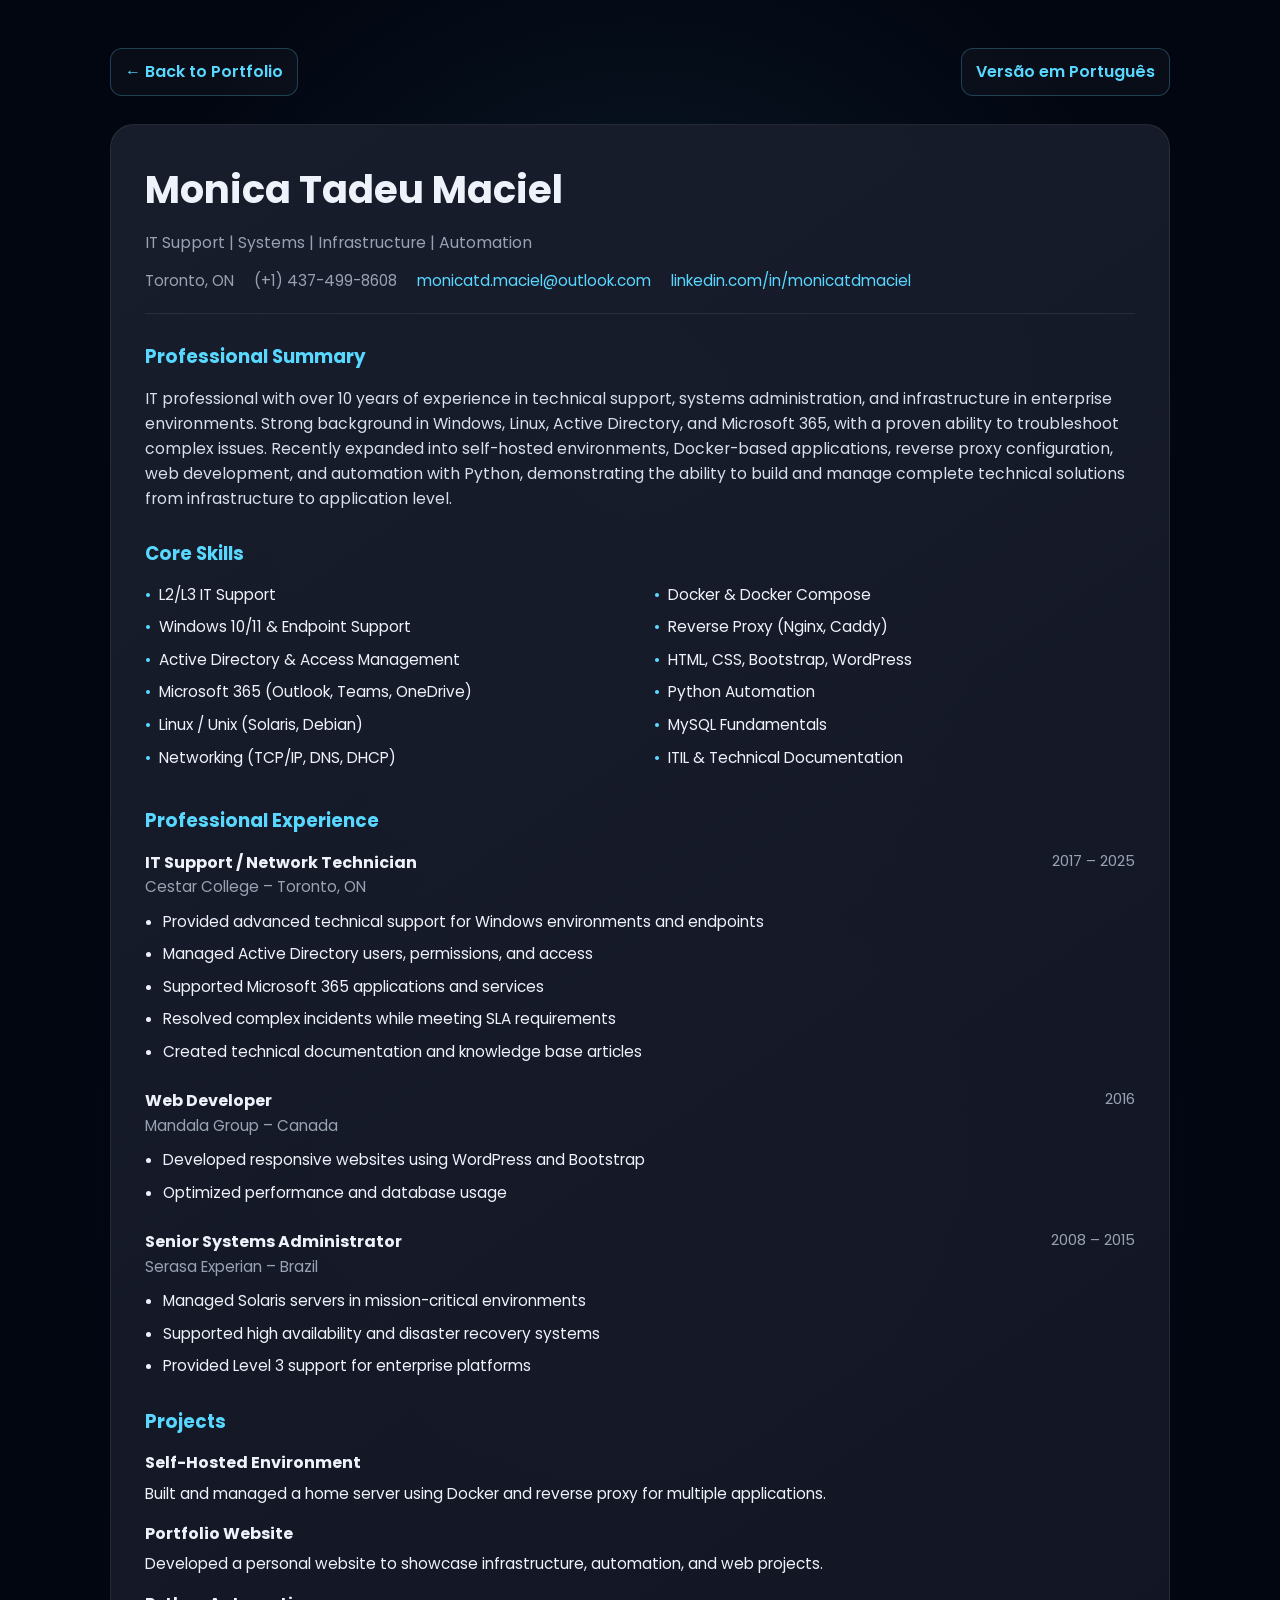
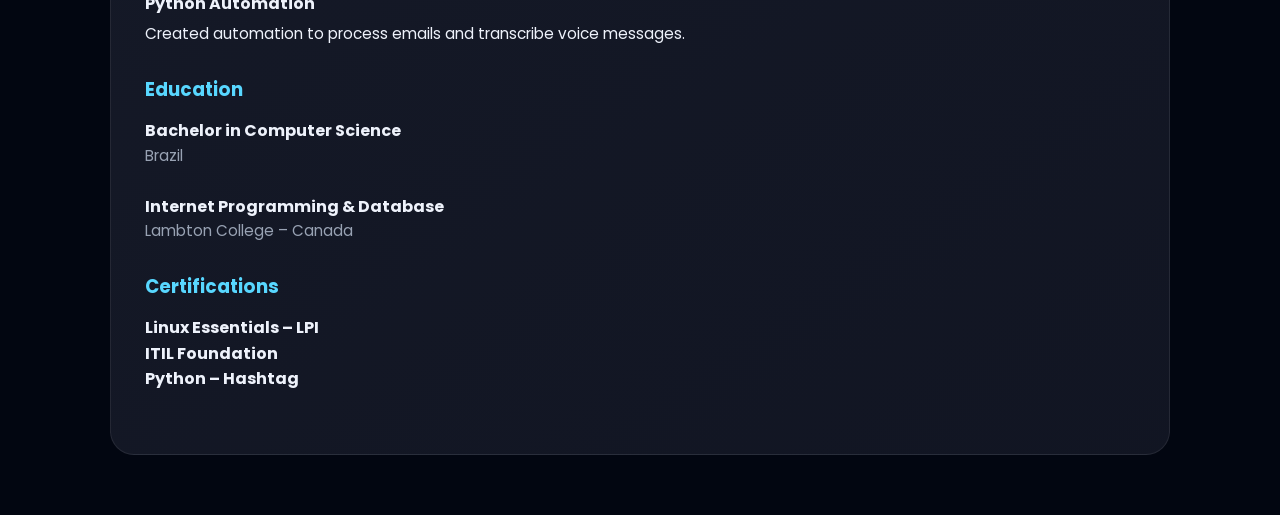
<file: resume-en.html>
<!DOCTYPE html>
<html lang="en">
<head>
  <meta charset="UTF-8" />
  <meta name="viewport" content="width=device-width, initial-scale=1.0" />
  <title>Resume | Monica Tadeu Maciel</title>

  <link rel="preconnect" href="https://fonts.googleapis.com">
  <link rel="preconnect" href="https://fonts.gstatic.com" crossorigin>
  <link href="https://fonts.googleapis.com/css2?family=Poppins:wght@300;400;500;600;700;800&display=swap" rel="stylesheet">

  <style>
    :root {
      --bg-dark: #020611;
      --card-bg: rgba(19, 25, 39, 0.96);
      --text-main: #eef2fb;
      --text-soft: #98a2b3;
      --accent: #58d7ff;
      --accent-2: #5d86ff;
      --border-soft: rgba(255, 255, 255, 0.08);
    }

    * {
      margin: 0;
      padding: 0;
      box-sizing: border-box;
    }

    body {
      font-family: "Poppins", sans-serif;
      color: var(--text-main);
      background:
        radial-gradient(circle at 50% 20%, rgba(88, 215, 255, 0.10), transparent 30%),
        radial-gradient(circle at 50% 55%, rgba(30, 80, 200, 0.08), transparent 45%),
        var(--bg-dark);
      min-height: 100vh;
      line-height: 1.6;
    }

    .resume-page {
      max-width: 1100px;
      margin: 0 auto;
      padding: 48px 20px 60px;
    }

    .top-actions {
      display: flex;
      justify-content: space-between;
      margin-bottom: 28px;
      flex-wrap: wrap;
      gap: 12px;
    }

    .back-link,
    .lang-link {
      text-decoration: none;
      color: var(--accent);
      font-weight: 600;
      border: 1px solid rgba(88, 215, 255, 0.25);
      padding: 10px 14px;
      border-radius: 12px;
      background: rgba(255, 255, 255, 0.03);
    }

    .resume-card {
      background: linear-gradient(145deg, rgba(25, 30, 45, 0.96), rgba(18, 22, 36, 0.96));
      border: 1px solid var(--border-soft);
      border-radius: 24px;
      padding: 34px;
    }

    .resume-header {
      border-bottom: 1px solid rgba(255,255,255,0.08);
      padding-bottom: 20px;
      margin-bottom: 28px;
    }

    .resume-header h1 {
      font-size: 2.4rem;
      margin-bottom: 10px;
    }

    .resume-header p {
      color: var(--text-soft);
      font-size: 0.98rem;
    }

    .contact-line {
      display: flex;
      flex-wrap: wrap;
      gap: 12px 20px;
      margin-top: 14px;
      color: var(--text-soft);
      font-size: 0.95rem;
    }

    .contact-line a {
      color: var(--accent);
      text-decoration: none;
    }

    .resume-section {
      margin-bottom: 28px;
    }

    .resume-section h2 {
      font-size: 1.15rem;
      color: var(--accent);
      margin-bottom: 14px;
    }

    .summary-text {
      color: #d8deea;
      font-size: 0.98rem;
    }

    .skills-grid {
      display: grid;
      grid-template-columns: repeat(2, 1fr);
      gap: 10px 28px;
    }

    .skills-grid ul {
      list-style: none;
    }

    .skills-grid li {
      margin-bottom: 8px;
      padding-left: 14px;
      position: relative;
      font-size: 0.96rem;
    }

    .skills-grid li::before {
      content: "•";
      position: absolute;
      left: 0;
      color: var(--accent);
    }

    .job {
      margin-bottom: 24px;
    }

    .job-header {
      display: flex;
      justify-content: space-between;
      flex-wrap: wrap;
      gap: 20px;
    }

    .job-title {
      font-weight: 700;
    }

    .job-company {
      color: var(--text-soft);
      font-size: 0.95rem;
    }

    .job-date {
      color: var(--text-soft);
      font-size: 0.92rem;
    }

    .job ul {
      margin-top: 10px;
      padding-left: 18px;
    }

    .job li {
      margin-bottom: 8px;
      font-size: 0.96rem;
    }

    .item-title {
      font-weight: 700;
    }

    .item-subtitle {
      color: var(--text-soft);
      font-size: 0.95rem;
    }

    .project-item {
      margin-bottom: 14px;
    }

    .project-item p {
      margin-top: 6px;
      font-size: 0.96rem;
    }

    @media print {
      body {
        background: white;
        color: black;
      }

      .top-actions {
        display: none;
      }

      .resume-card {
        background: white;
        border: none;
        box-shadow: none;
      }
    }
  </style>
</head>

<body>
  <div class="resume-page">

    <div class="top-actions">
      <a class="back-link" href="index.html">← Back to Portfolio</a>
      <a class="lang-link" href="curriculo-pt.html">Versão em Português</a>
    </div>

    <div class="resume-card">

      <header class="resume-header">
        <h1>Monica Tadeu Maciel</h1>
        <p>IT Support | Systems | Infrastructure | Automation</p>

        <div class="contact-line">
          <span>Toronto, ON</span>
          <span>(+1) 437-499-8608</span>
          <a href="mailto:monicatd.maciel@outlook.com">monicatd.maciel@outlook.com</a>
          <a href="https://linkedin.com/in/monicatdmaciel" target="_blank">linkedin.com/in/monicatdmaciel</a>
        </div>
      </header>

      <section class="resume-section">
        <h2>Professional Summary</h2>
        <p class="summary-text">
          IT professional with over 10 years of experience in technical support, systems administration, and infrastructure in enterprise environments. Strong background in Windows, Linux, Active Directory, and Microsoft 365, with a proven ability to troubleshoot complex issues. Recently expanded into self-hosted environments, Docker-based applications, reverse proxy configuration, web development, and automation with Python, demonstrating the ability to build and manage complete technical solutions from infrastructure to application level.
        </p>
      </section>

      <section class="resume-section">
        <h2>Core Skills</h2>
        <div class="skills-grid">
          <ul>
            <li>L2/L3 IT Support</li>
            <li>Windows 10/11 & Endpoint Support</li>
            <li>Active Directory & Access Management</li>
            <li>Microsoft 365 (Outlook, Teams, OneDrive)</li>
            <li>Linux / Unix (Solaris, Debian)</li>
            <li>Networking (TCP/IP, DNS, DHCP)</li>
          </ul>
          <ul>
            <li>Docker & Docker Compose</li>
            <li>Reverse Proxy (Nginx, Caddy)</li>
            <li>HTML, CSS, Bootstrap, WordPress</li>
            <li>Python Automation</li>
            <li>MySQL Fundamentals</li>
            <li>ITIL & Technical Documentation</li>
          </ul>
        </div>
      </section>

      <section class="resume-section">
        <h2>Professional Experience</h2>

        <div class="job">
          <div class="job-header">
            <div>
              <div class="job-title">IT Support / Network Technician</div>
              <div class="job-company">Cestar College – Toronto, ON</div>
            </div>
            <div class="job-date">2017 – 2025</div>
          </div>

          <ul>
            <li>Provided advanced technical support for Windows environments and endpoints</li>
            <li>Managed Active Directory users, permissions, and access</li>
            <li>Supported Microsoft 365 applications and services</li>
            <li>Resolved complex incidents while meeting SLA requirements</li>
            <li>Created technical documentation and knowledge base articles</li>
          </ul>
        </div>

        <div class="job">
          <div class="job-header">
            <div>
              <div class="job-title">Web Developer</div>
              <div class="job-company">Mandala Group – Canada</div>
            </div>
            <div class="job-date">2016</div>
          </div>

          <ul>
            <li>Developed responsive websites using WordPress and Bootstrap</li>
            <li>Optimized performance and database usage</li>
          </ul>
        </div>

        <div class="job">
          <div class="job-header">
            <div>
              <div class="job-title">Senior Systems Administrator</div>
              <div class="job-company">Serasa Experian – Brazil</div>
            </div>
            <div class="job-date">2008 – 2015</div>
          </div>

          <ul>
            <li>Managed Solaris servers in mission-critical environments</li>
            <li>Supported high availability and disaster recovery systems</li>
            <li>Provided Level 3 support for enterprise platforms</li>
          </ul>
        </div>
      </section>

      <section class="resume-section">
        <h2>Projects</h2>

        <div class="project-item">
          <div class="item-title">Self-Hosted Environment</div>
          <p>Built and managed a home server using Docker and reverse proxy for multiple applications.</p>
        </div>

        <div class="project-item">
          <div class="item-title">Portfolio Website</div>
          <p>Developed a personal website to showcase infrastructure, automation, and web projects.</p>
        </div>

        <div class="project-item">
          <div class="item-title">Python Automation</div>
          <p>Created automation to process emails and transcribe voice messages.</p>
        </div>
      </section>

      <section class="resume-section">
        <h2>Education</h2>

        <div class="item-title">Bachelor in Computer Science</div>
        <div class="item-subtitle">Brazil</div>

        <br>

        <div class="item-title">Internet Programming & Database</div>
        <div class="item-subtitle">Lambton College – Canada</div>
      </section>

      <section class="resume-section">
        <h2>Certifications</h2>

        <div class="item-title">Linux Essentials – LPI</div>
        <div class="item-title">ITIL Foundation</div>
        <div class="item-title">Python – Hashtag</div>
      </section>

    </div>
  </div>
</body>
</html>
</file>
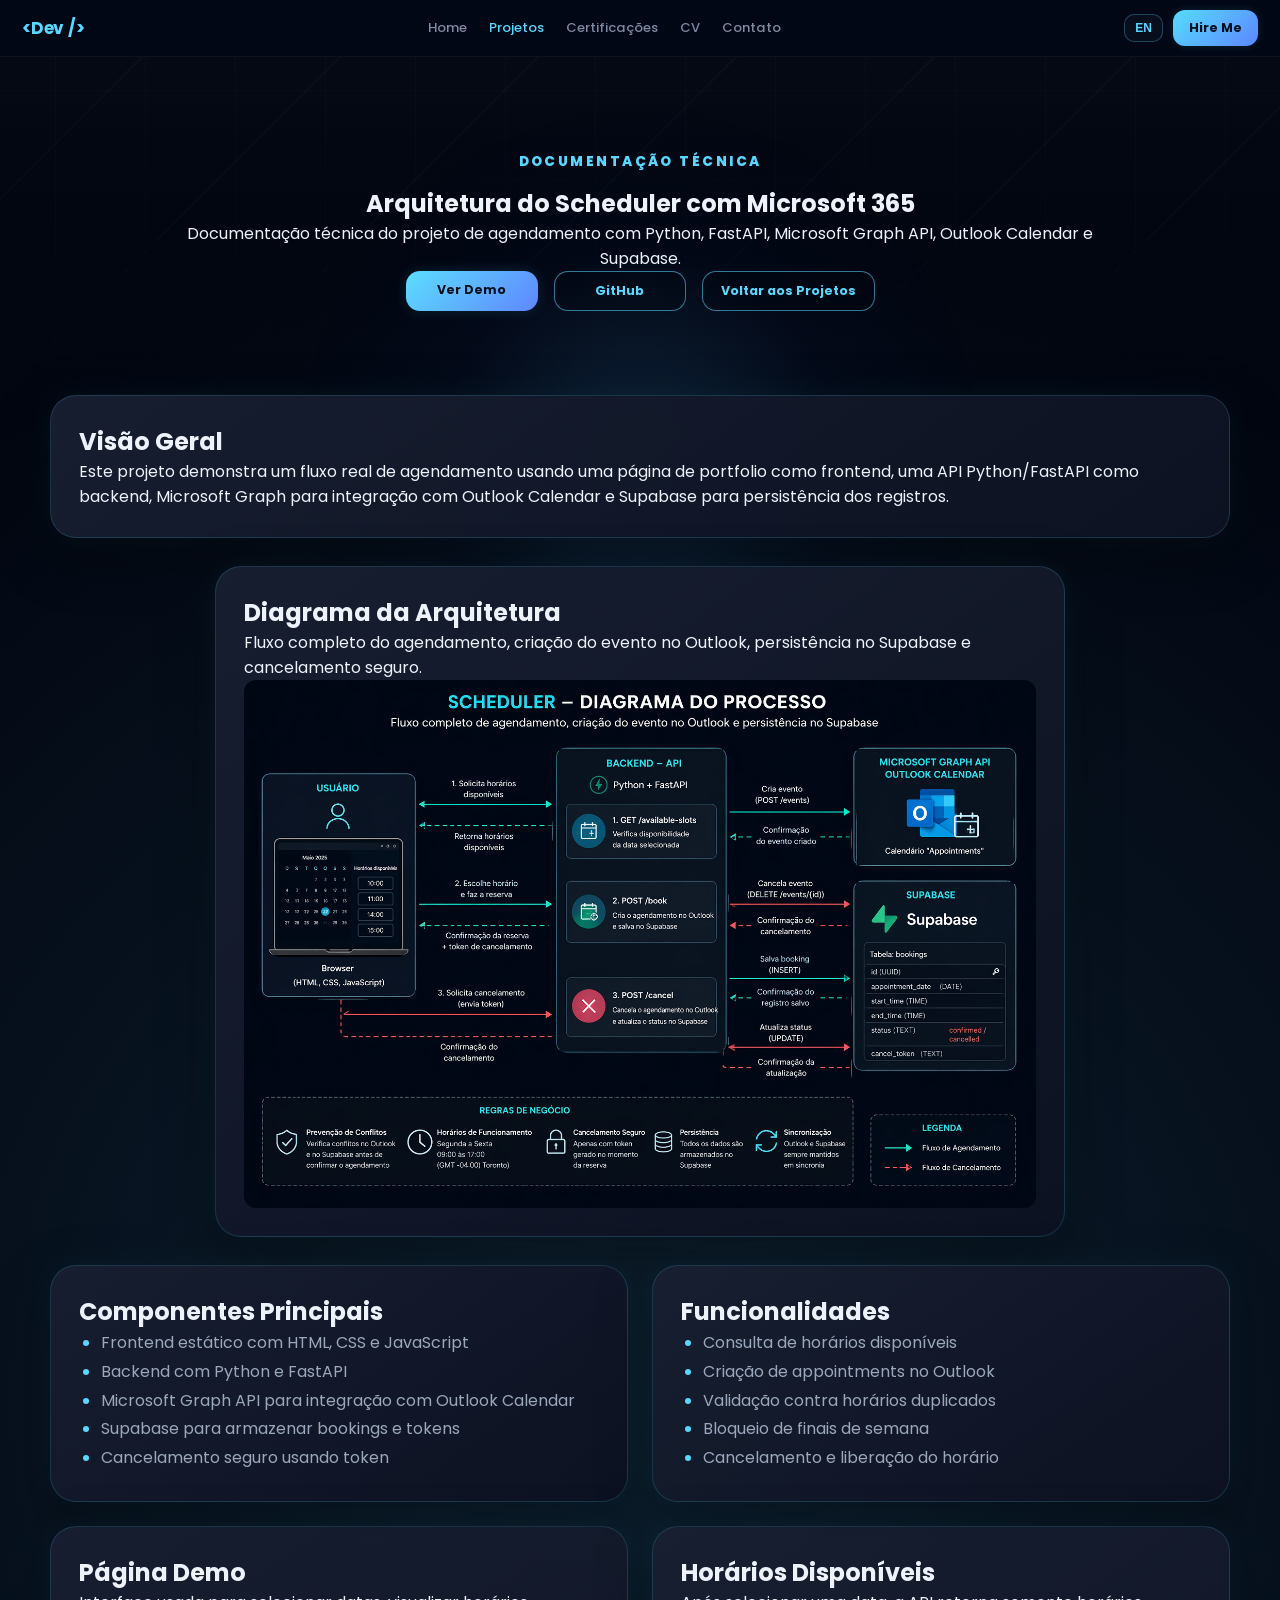
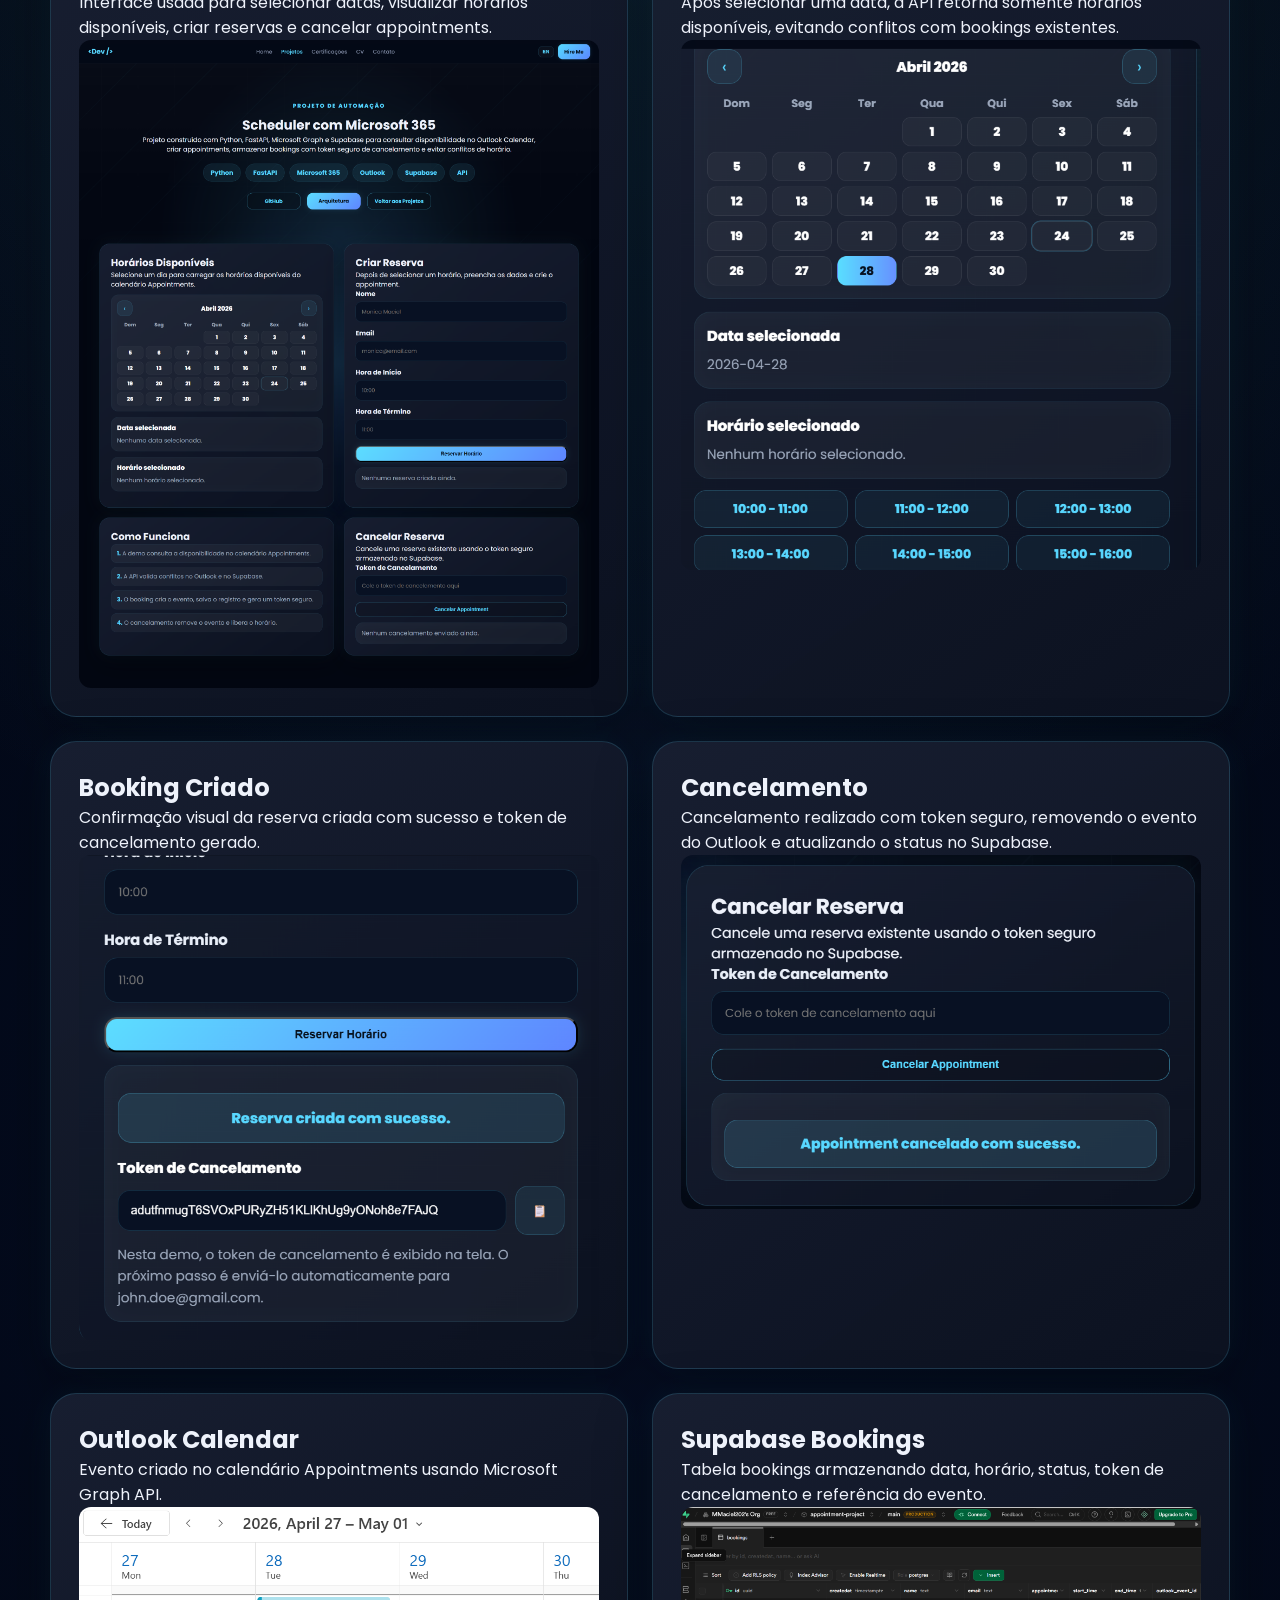
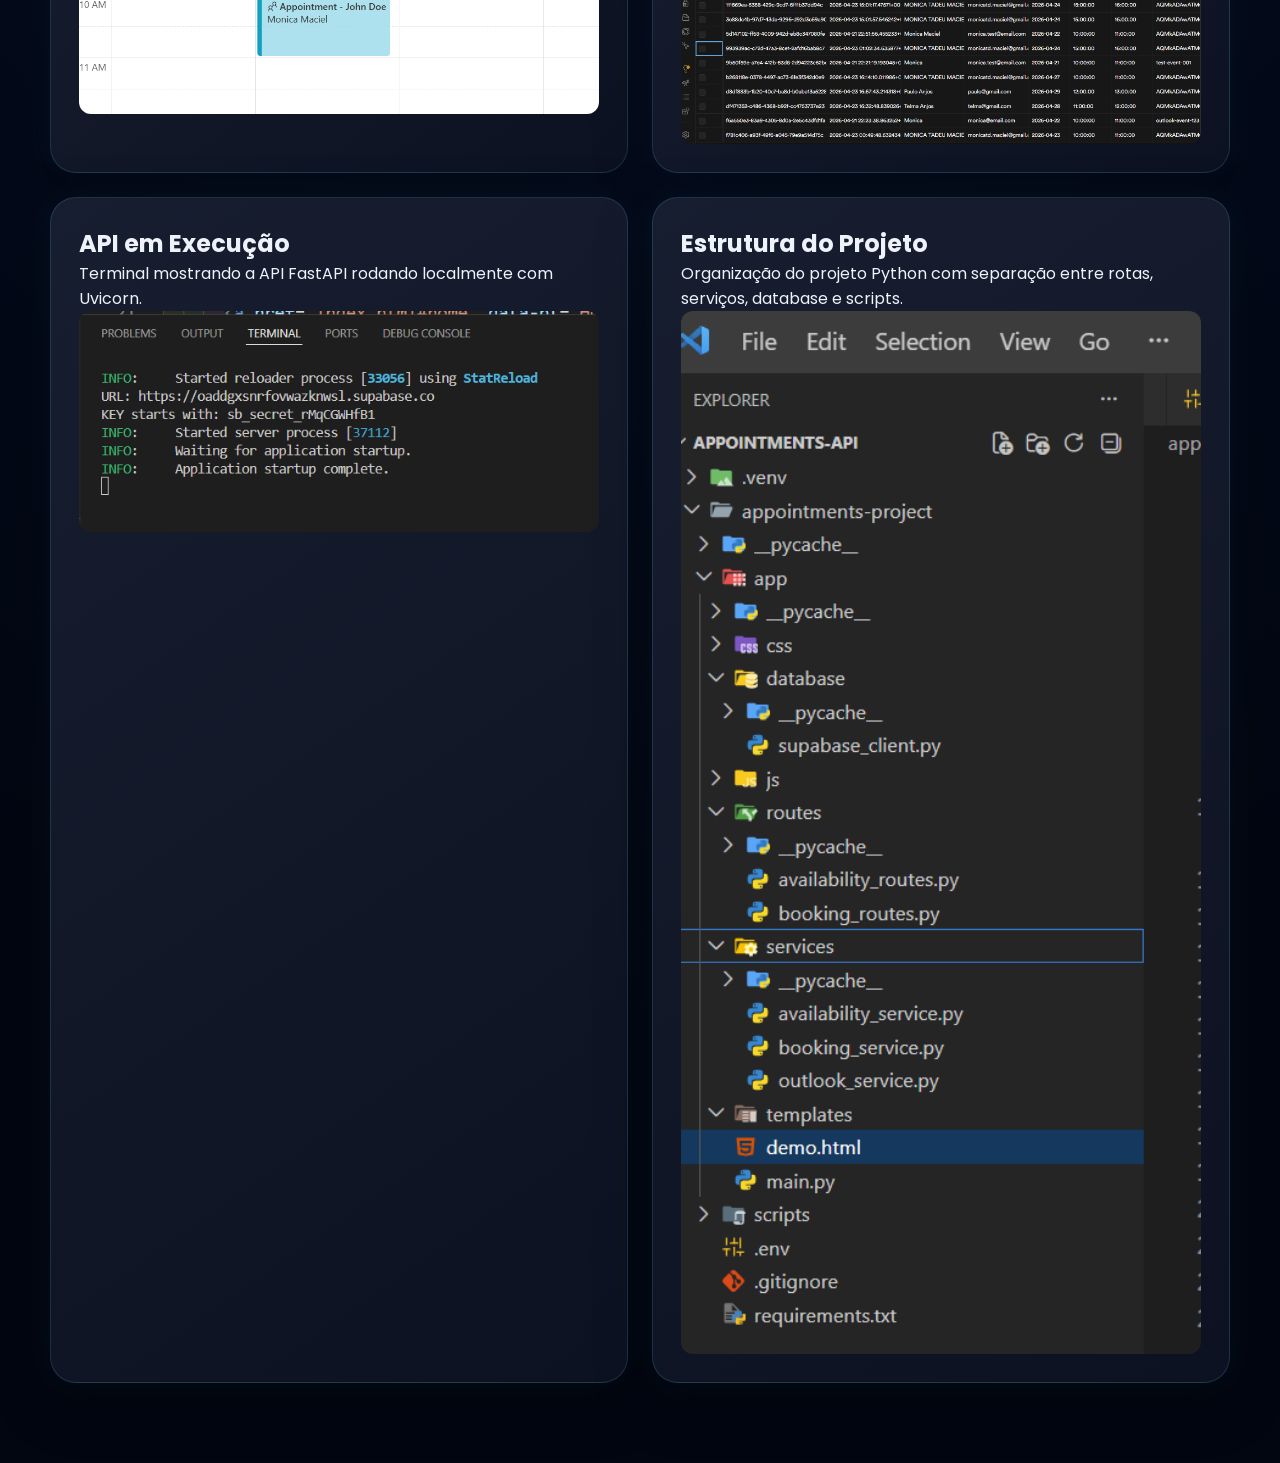
<file: schedule-architecture.html>
<!DOCTYPE html>
<html lang="pt-BR">
<head>
  <meta charset="UTF-8" />
  <meta name="viewport" content="width=device-width, initial-scale=1.0" />
  <title>Monica Maciel | Scheduler Architecture</title>

  <link rel="preconnect" href="https://fonts.googleapis.com">
  <link rel="preconnect" href="https://fonts.gstatic.com" crossorigin>
  <link href="https://fonts.googleapis.com/css2?family=Poppins:wght@300;400;500;600;700;800&display=swap" rel="stylesheet">

  <link rel="stylesheet" href="css/style.css" />
  <link rel="stylesheet" href="css/m365-scheduler.css" />
  <style>
    .arch-img-en { display: none; }

    html[lang="en"] .arch-img-pt { display: none; }
    html[lang="en"] .arch-img-en { display: block; }

    html[lang="pt-BR"] .arch-img-pt { display: block; }
    html[lang="pt-BR"] .arch-img-en { display: none; }k

    .architecture-image-box {
      margin-top: 18px;
      padding: 16px;
      border-radius: 18px;
      background: rgba(255,255,255,0.04);
      border: 1px solid rgba(88,215,255,0.10);
      text-align: center;
      overflow: hidden;
    }

    .architecture-image-box img {
      max-width: 100%;
      width: 100%;
      border-radius: 12px;
      display: block;
    }

    .architecture-diagram-card {
      max-width: 850px;
      margin: 28px auto;
    }

    .architecture-card ul {
      color: var(--muted, #9ba7bb);
      line-height: 1.8;
      padding-left: 22px;
    }

    .architecture-card li::marker {
      color: var(--cyan, #58d7ff);
    }
  </style>
</head>

<body>
  <header class="site-header">
    <div class="logo">&lt;Dev <span>/&gt;</span></div>

    <nav class="main-nav">
      <a href="index.html#home" data-pt="Home" data-en="Home">Home</a>
      <a href="index.html#projects" class="active" data-pt="Projetos" data-en="Projects">Projetos</a>
      <a href="index.html#certifications" data-pt="Certificações" data-en="Certifications">Certificações</a>
      <a id="resumeLink" href="resume-en.html" data-pt="CV" data-en="Resume">Resume</a>
      <a href="index.html#contact" data-pt="Contato" data-en="Contact">Contato</a>
    </nav>

    <div class="header-actions">
      <button type="button" class="lang-btn" id="langToggle">EN</button>
      <a href="index.html#contact" class="hire-btn" data-pt="Hire Me" data-en="Hire Me">Hire Me</a>
    </div>
  </header>

  <main class="architecture-page scheduler-page">
    <section class="architecture-hero scheduler-hero">
      <div class="architecture-container scheduler-hero-container">
        <p class="scheduler-project-label" data-pt="DOCUMENTAÇÃO TÉCNICA" data-en="TECHNICAL DOCUMENTATION">
          DOCUMENTAÇÃO TÉCNICA
        </p>

        <h1 data-pt="Arquitetura do Scheduler com Microsoft 365" data-en="Microsoft 365 Scheduler Architecture">
          Arquitetura do Scheduler com Microsoft 365
        </h1>

        <p class="architecture-subtitle scheduler-hero-subtitle"
           data-pt="Documentação técnica do projeto de agendamento com Python, FastAPI, Microsoft Graph API, Outlook Calendar e Supabase."
           data-en="Technical documentation for the scheduling project built with Python, FastAPI, Microsoft Graph API, Outlook Calendar, and Supabase.">
          Documentação técnica do projeto de agendamento com Python, FastAPI, Microsoft Graph API, Outlook Calendar e Supabase.
        </p>

        <div class="architecture-actions scheduler-actions">
          <a href="m365-scheduler.html" class="btn btn-primary" data-pt="Ver Demo" data-en="View Demo">Ver Demo</a>
          <a href="https://github.com/MMaciel202/m365-scheduler" target="_blank" rel="noopener noreferrer" class="btn btn-outline">GitHub</a>
          <a href="index.html#projects" class="btn btn-outline" data-pt="Voltar aos Projetos" data-en="Back to Projects">Voltar aos Projetos</a>
        </div>
      </div>
    </section>

    <section class="architecture-content">
      <div class="architecture-container">

        <div class="architecture-card hover-cyan">
          <h2 data-pt="Visão Geral" data-en="Overview">Visão Geral</h2>
          <p data-pt="Este projeto demonstra um fluxo real de agendamento usando uma página de portfolio como frontend, uma API Python/FastAPI como backend, Microsoft Graph para integração com Outlook Calendar e Supabase para persistência dos registros."
             data-en="This project demonstrates a real scheduling workflow using a portfolio page as the frontend, a Python/FastAPI API as the backend, Microsoft Graph for Outlook Calendar integration, and Supabase for booking persistence.">
            Este projeto demonstra um fluxo real de agendamento usando uma página de portfolio como frontend, uma API Python/FastAPI como backend, Microsoft Graph para integração com Outlook Calendar e Supabase para persistência dos registros.
          </p>
        </div>

        <div class="architecture-card hover-cyan architecture-diagram-card">
          <h2 data-pt="Diagrama da Arquitetura" data-en="Architecture Diagram">Diagrama da Arquitetura</h2>
          <p data-pt="Fluxo completo do agendamento, criação do evento no Outlook, persistência no Supabase e cancelamento seguro."
             data-en="Complete scheduling flow, Outlook event creation, Supabase persistence, and secure cancellation.">
            Fluxo completo do agendamento, criação do evento no Outlook, persistência no Supabase e cancelamento seguro.
          </p>

          <div class="architecture-image-box">
            <img class="arch-img-pt" src="img/scheduler/diagram-architecture-pt.png" alt="Diagrama da arquitetura do Scheduler em português">
            <img class="arch-img-en" src="img/scheduler/diagram-architecture-en.png" alt="Scheduler architecture diagram in English">
          </div>
        </div>

        <div class="scheduler-row">
          <div class="architecture-card hover-cyan scheduler-card">
            <h2 data-pt="Componentes Principais" data-en="Core Components">Componentes Principais</h2>
            <ul>
              <li data-pt="Frontend estático com HTML, CSS e JavaScript" data-en="Static frontend with HTML, CSS, and JavaScript">Frontend estático com HTML, CSS e JavaScript</li>
              <li data-pt="Backend com Python e FastAPI" data-en="Backend with Python and FastAPI">Backend com Python e FastAPI</li>
              <li data-pt="Microsoft Graph API para integração com Outlook Calendar" data-en="Microsoft Graph API for Outlook Calendar integration">Microsoft Graph API para integração com Outlook Calendar</li>
              <li data-pt="Supabase para armazenar bookings e tokens" data-en="Supabase to store bookings and tokens">Supabase para armazenar bookings e tokens</li>
              <li data-pt="Cancelamento seguro usando token" data-en="Secure cancellation using token">Cancelamento seguro usando token</li>
            </ul>
          </div>

          <div class="architecture-card hover-cyan scheduler-card">
            <h2 data-pt="Funcionalidades" data-en="Features">Funcionalidades</h2>
            <ul>
              <li data-pt="Consulta de horários disponíveis" data-en="Available time-slot lookup">Consulta de horários disponíveis</li>
              <li data-pt="Criação de appointments no Outlook" data-en="Outlook appointment creation">Criação de appointments no Outlook</li>
              <li data-pt="Validação contra horários duplicados" data-en="Duplicate time-slot validation">Validação contra horários duplicados</li>
              <li data-pt="Bloqueio de finais de semana" data-en="Weekend availability blocked">Bloqueio de finais de semana</li>
              <li data-pt="Cancelamento e liberação do horário" data-en="Cancellation and time-slot release">Cancelamento e liberação do horário</li>
            </ul>
          </div>
        </div>

        <div class="scheduler-row">
          <div class="architecture-card hover-cyan scheduler-card">
            <h2 data-pt="Página Demo" data-en="Demo Page">Página Demo</h2>
            <p data-pt="Interface usada para selecionar datas, visualizar horários disponíveis, criar reservas e cancelar appointments."
               data-en="Interface used to select dates, view available time slots, create bookings, and cancel appointments.">
              Interface usada para selecionar datas, visualizar horários disponíveis, criar reservas e cancelar appointments.
            </p>
            <div class="architecture-image-box">
              <img class="arch-img-pt" src="img/scheduler/scheduler-demo-page-pt.png" alt="Página demo em português">
              <img class="arch-img-en" src="img/scheduler/scheduler-demo-page-en.png" alt="Demo page in English">
            </div>
          </div>

          <div class="architecture-card hover-cyan scheduler-card">
            <h2 data-pt="Horários Disponíveis" data-en="Available Slots">Horários Disponíveis</h2>
            <p data-pt="Após selecionar uma data, a API retorna somente horários disponíveis, evitando conflitos com bookings existentes."
               data-en="After selecting a date, the API returns only available time slots, preventing conflicts with existing bookings.">
              Após selecionar uma data, a API retorna somente horários disponíveis, evitando conflitos com bookings existentes.
            </p>
            <div class="architecture-image-box">
              <img class="arch-img-pt" src="img/scheduler/scheduler-fastapi-docs-slots-pt.png" alt="Horários disponíveis em português">
              <img class="arch-img-en" src="img/scheduler/scheduler-fastapi-docs-slots-en.png" alt="Available slots in English">
            </div>
          </div>
        </div>

        <div class="scheduler-row">
          <div class="architecture-card hover-cyan scheduler-card">
            <h2 data-pt="Booking Criado" data-en="Booking Created">Booking Criado</h2>
            <p data-pt="Confirmação visual da reserva criada com sucesso e token de cancelamento gerado."
               data-en="Visual confirmation of the booking created successfully and cancellation token generated.">
              Confirmação visual da reserva criada com sucesso e token de cancelamento gerado.
            </p>
            <div class="architecture-image-box">
              <img class="arch-img-pt" src="img/scheduler/scheduler-fastapi-docs-book-pt.png" alt="Booking criado em português">
              <img class="arch-img-en" src="img/scheduler/scheduler-fastapi-docs-book-en.png" alt="Booking created in English">
            </div>
          </div>

          <div class="architecture-card hover-cyan scheduler-card">
            <h2 data-pt="Cancelamento" data-en="Cancellation">Cancelamento</h2>
            <p data-pt="Cancelamento realizado com token seguro, removendo o evento do Outlook e atualizando o status no Supabase."
               data-en="Cancellation performed with a secure token, removing the Outlook event and updating the status in Supabase.">
              Cancelamento realizado com token seguro, removendo o evento do Outlook e atualizando o status no Supabase.
            </p>
            <div class="architecture-image-box">
              <img class="arch-img-pt" src="img/scheduler/scheduler-fastapi-docs-cancel-pt.png" alt="Cancelamento em português">
              <img class="arch-img-en" src="img/scheduler/scheduler-fastapi-docs-cancel-en.png" alt="Cancellation in English">
            </div>
          </div>
        </div>

        <div class="scheduler-row">
          <div class="architecture-card hover-cyan scheduler-card">
            <h2 data-pt="Outlook Calendar" data-en="Outlook Calendar">Outlook Calendar</h2>
            <p data-pt="Evento criado no calendário Appointments usando Microsoft Graph API."
               data-en="Event created in the Appointments calendar using Microsoft Graph API.">
              Evento criado no calendário Appointments usando Microsoft Graph API.
            </p>
            <div class="architecture-image-box">
              <img class="arch-img-pt" src="img/scheduler/scheduler-outlook-calendar-pt.png" alt="Outlook Calendar em português">
              <img class="arch-img-en" src="img/scheduler/scheduler-outlook-calendar-en.png" alt="Outlook Calendar in English">
            </div>
          </div>

          <div class="architecture-card hover-cyan scheduler-card">
            <h2 data-pt="Supabase Bookings" data-en="Supabase Bookings">Supabase Bookings</h2>
            <p data-pt="Tabela bookings armazenando data, horário, status, token de cancelamento e referência do evento."
               data-en="Bookings table storing date, time, status, cancellation token, and event reference.">
              Tabela bookings armazenando data, horário, status, token de cancelamento e referência do evento.
            </p>
            <div class="architecture-image-box">
              <img src="img/scheduler/scheduler-supabase-bookings.png" alt="Supabase bookings table">
            </div>
          </div>
        </div>

        <div class="scheduler-row">
          <div class="architecture-card hover-cyan scheduler-card">
            <h2 data-pt="API em Execução" data-en="Running API">API em Execução</h2>
            <p data-pt="Terminal mostrando a API FastAPI rodando localmente com Uvicorn."
               data-en="Terminal showing the FastAPI application running locally with Uvicorn.">
              Terminal mostrando a API FastAPI rodando localmente com Uvicorn.
            </p>
            <div class="architecture-image-box">
              <img src="img/scheduler/scheduler-terminal-running.png" alt="FastAPI terminal running">
            </div>
          </div>

          <div class="architecture-card hover-cyan scheduler-card">
            <h2 data-pt="Estrutura do Projeto" data-en="Project Structure">Estrutura do Projeto</h2>
            <p data-pt="Organização do projeto Python com separação entre rotas, serviços, database e scripts."
               data-en="Python project organization separating routes, services, database, and scripts.">
              Organização do projeto Python com separação entre rotas, serviços, database e scripts.
            </p>
            <div class="architecture-image-box">
              <img src="img/scheduler/scheduler-vscode-structure.png" alt="VS Code project structure">
            </div>
          </div>
        </div>

      </div>
    </section>
  </main>

  <script src="js/script.js"></script>
  <script>
    function syncArchitectureLanguage() {
      const saved =
        localStorage.getItem("siteLanguage") ||
        localStorage.getItem("preferredLanguage") ||
        localStorage.getItem("language") ||
        document.documentElement.lang ||
        "pt";

      const lang = saved.startsWith("en") ? "en" : "pt-BR";
      document.documentElement.lang = lang;
    }

    syncArchitectureLanguage();

    document.getElementById("langToggle")?.addEventListener("click", () => {
      setTimeout(syncArchitectureLanguage, 50);
    });
  </script>
</body>
</html>
</file>
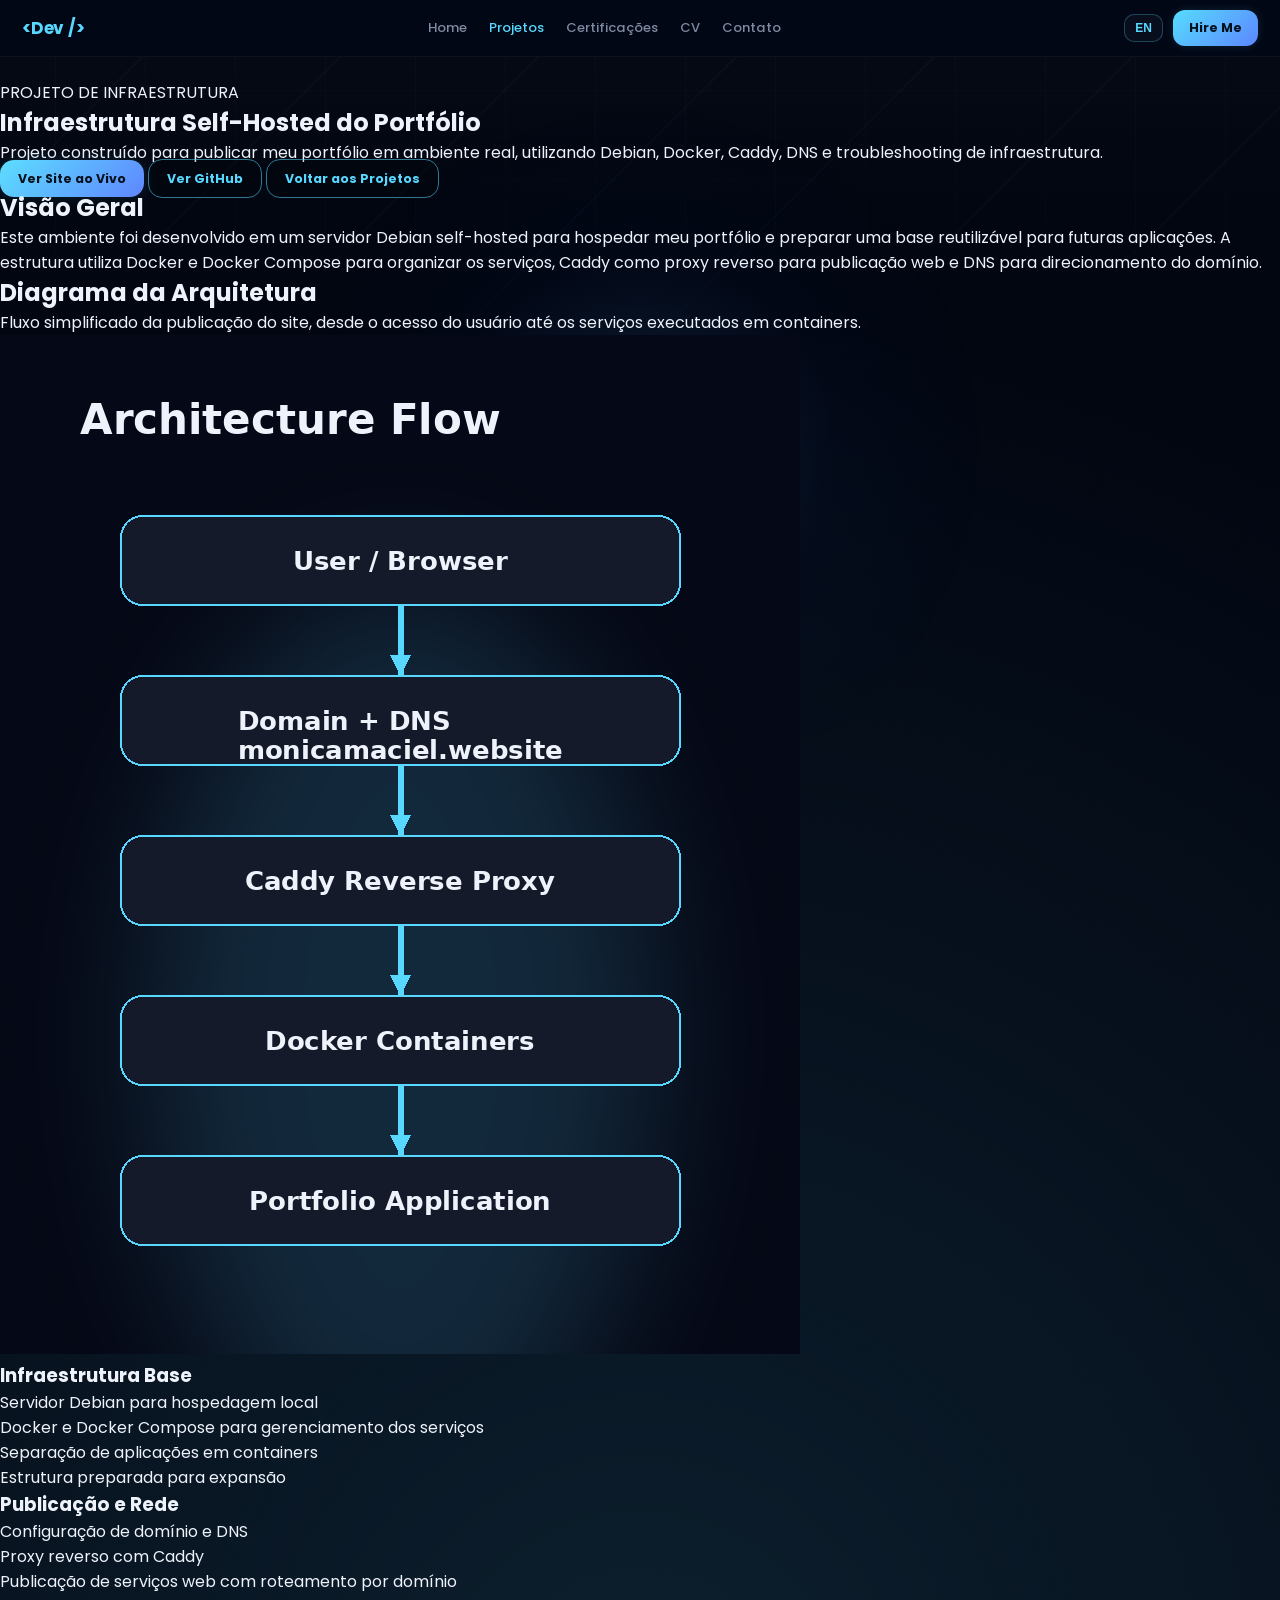
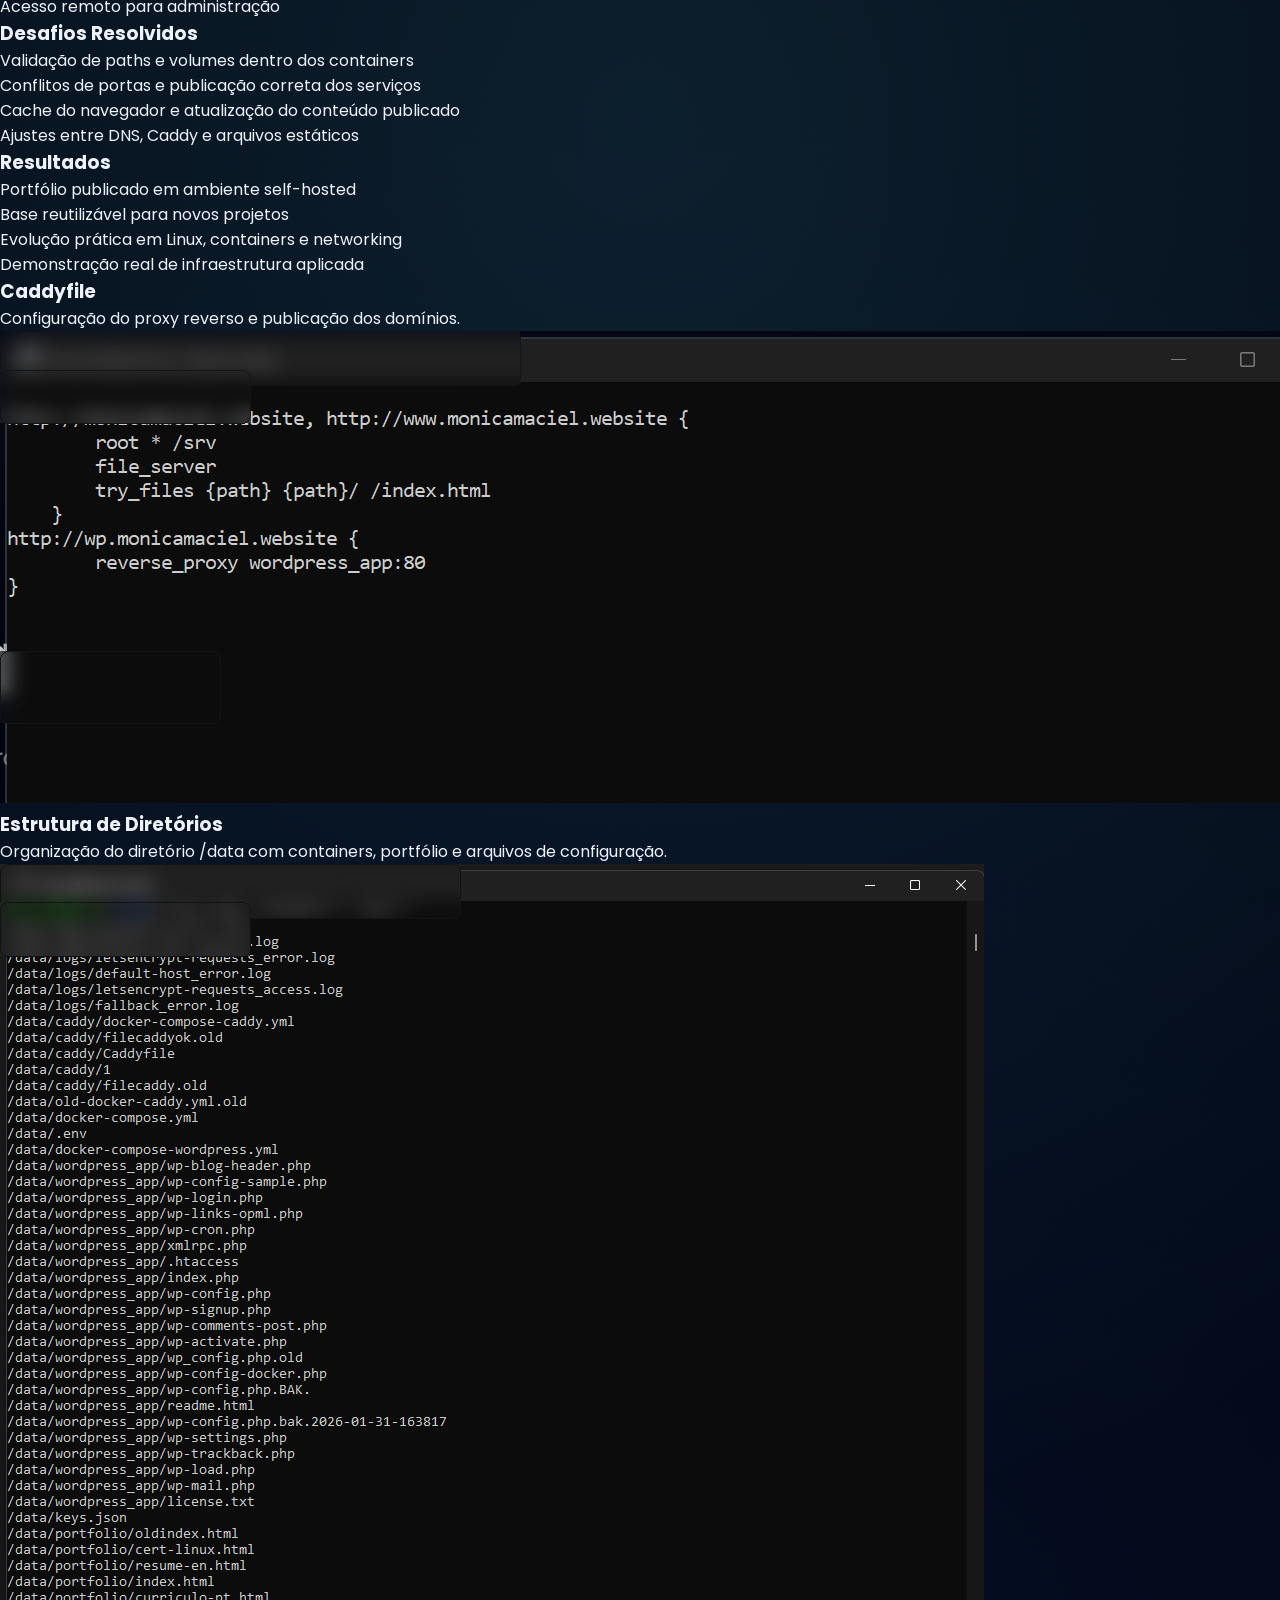
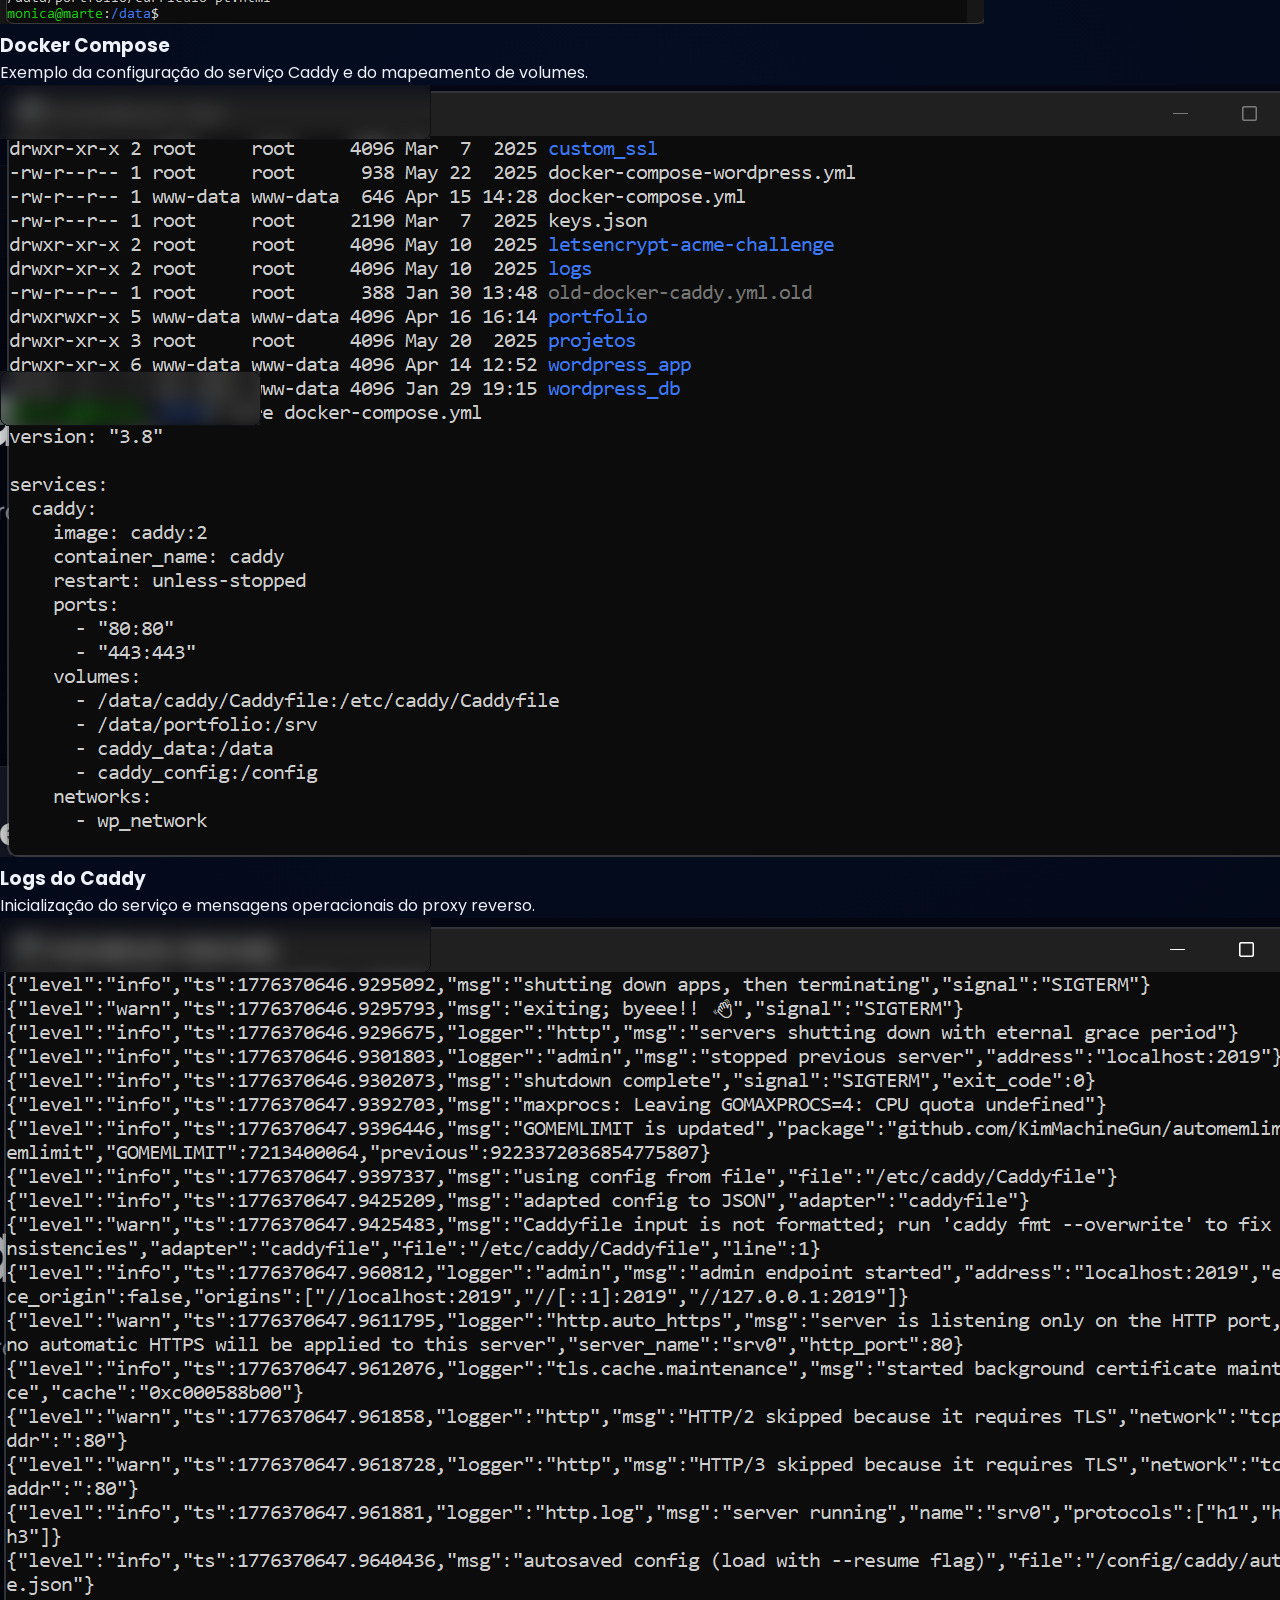
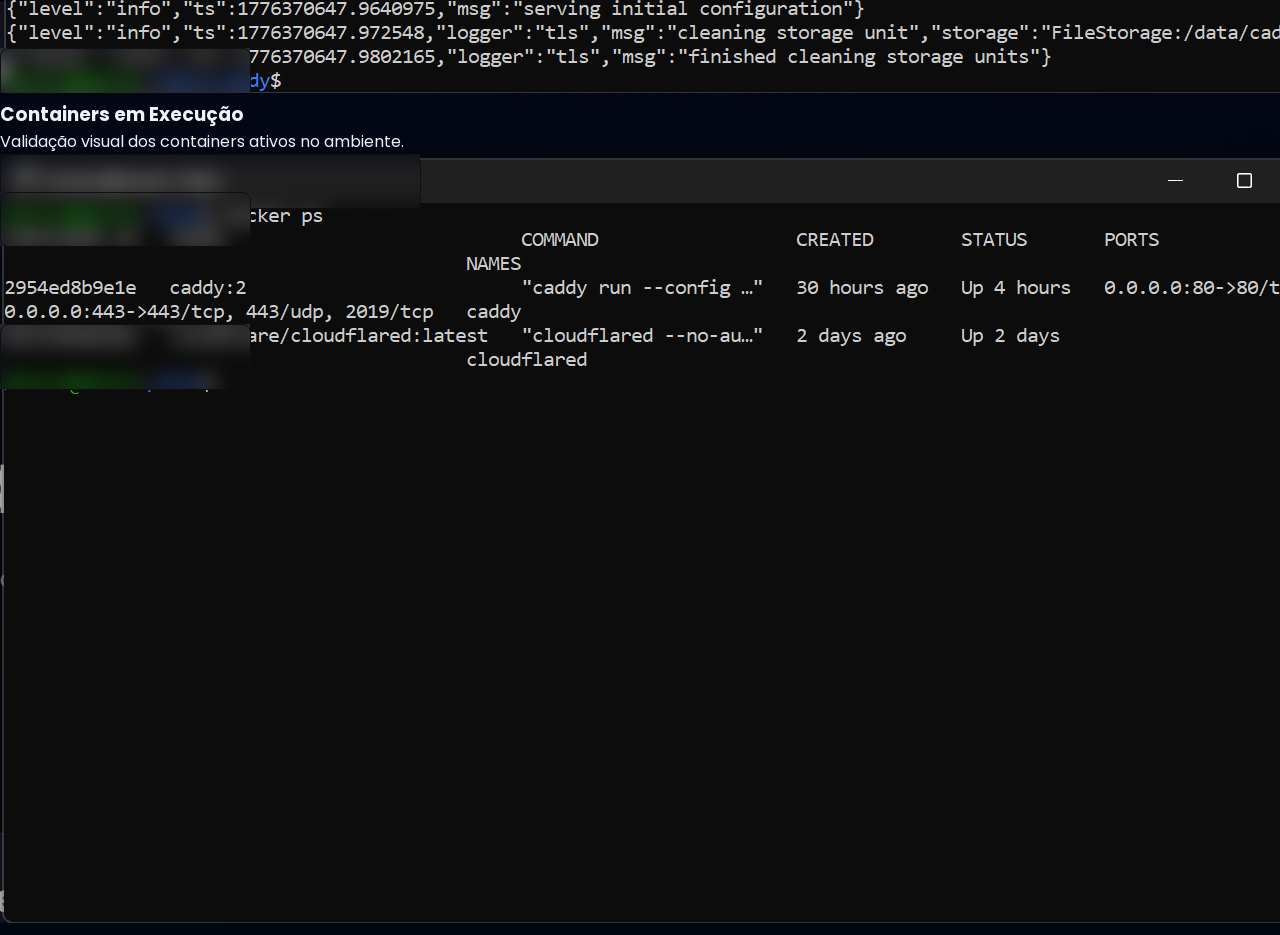
<file: self-hosted-infra.html>
<!DOCTYPE html>
<html lang="pt-BR">
<head>
  <meta charset="UTF-8" />
  <meta name="viewport" content="width=device-width, initial-scale=1.0" />
  <title>Monica Maciel | Self-Hosted Portfolio Infrastructure</title>
  <link rel="preconnect" href="https://fonts.googleapis.com">
  <link rel="preconnect" href="https://fonts.gstatic.com" crossorigin>
  <link href="https://fonts.googleapis.com/css2?family=Poppins:wght@300;400;500;600;700;800&display=swap" rel="stylesheet">
  <link rel="stylesheet" href="css/style.css" />
</head>
<body>
  <header class="site-header">
    <div class="logo">&lt;Dev <span>/&gt;</span></div>
    <nav class="main-nav">
      <a href="index.html#home" data-pt="Home" data-en="Home">Home</a>
      <a href="index.html#projects" class="active" data-pt="Projetos" data-en="Projects">Projetos</a>
      <a href="index.html#certifications" data-pt="Certificações" data-en="Certifications">Certificações</a>
      <a id="resumeLink" href="resume-en.html" data-pt="CV" data-en="Resume">Resume</a>
      <a href="index.html#contact" data-pt="Contato" data-en="Contact">Contato</a>
    </nav>
    <div class="header-actions">
      <button type="button" class="lang-btn" id="langToggle">EN</button>
      <a href="index.html#contact" class="hire-btn" data-pt="Hire Me" data-en="Hire Me">Hire Me</a>
    </div>
  </header>

  <main class="architecture-page">
    <section class="architecture-hero">
      <div class="architecture-container">
        <p class="architecture-label" data-pt="PROJETO DE INFRAESTRUTURA" data-en="INFRASTRUCTURE PROJECT">PROJETO DE INFRAESTRUTURA</p>
        <h1 data-pt="Infraestrutura Self-Hosted do Portfólio" data-en="Self-Hosted Portfolio Infrastructure">Infraestrutura Self-Hosted do Portfólio</h1>
        <p class="architecture-subtitle" data-pt="Projeto construído para publicar meu portfólio em ambiente real, utilizando Debian, Docker, Caddy, DNS e troubleshooting de infraestrutura." data-en="Project built to publish my portfolio in a real environment using Debian, Docker, Caddy, DNS, and infrastructure troubleshooting.">Projeto construído para publicar meu portfólio em ambiente real, utilizando Debian, Docker, Caddy, DNS e troubleshooting de infraestrutura.</p>
        <div class="architecture-actions">
          <a href="https://monicamaciel.website" target="_blank" rel="noopener noreferrer" class="btn btn-primary" data-pt="Ver Site ao Vivo" data-en="Live Demo">Ver Site ao Vivo</a>
          <a href="https://github.com/MMaciel202" target="_blank" rel="noopener noreferrer" class="btn btn-outline" data-pt="Ver GitHub" data-en="View GitHub">Ver GitHub</a>
          <a href="index.html#projects" class="btn btn-outline" data-pt="Voltar aos Projetos" data-en="Back to Projects">Voltar aos Projetos</a>
        </div>
      </div>
    </section>

    <section class="architecture-content">
      <div class="architecture-container">
        <div class="architecture-card hover-cyan architecture-overview">
          <h2 data-pt="Visão Geral" data-en="Overview">Visão Geral</h2>
          <p data-pt="Este ambiente foi desenvolvido em um servidor Debian self-hosted para hospedar meu portfólio e preparar uma base reutilizável para futuras aplicações. A estrutura utiliza Docker e Docker Compose para organizar os serviços, Caddy como proxy reverso para publicação web e DNS para direcionamento do domínio." data-en="This environment was developed on a self-hosted Debian server to host my portfolio and prepare a reusable foundation for future applications. The structure uses Docker and Docker Compose to organize services, Caddy as a reverse proxy for web publishing, and DNS for domain routing.">Este ambiente foi desenvolvido em um servidor Debian self-hosted para hospedar meu portfólio e preparar uma base reutilizável para futuras aplicações. A estrutura utiliza Docker e Docker Compose para organizar os serviços, Caddy como proxy reverso para publicação web e DNS para direcionamento do domínio.</p>
        </div>

        <div class="architecture-card hover-cyan architecture-diagram-card">
          <h2 data-pt="Diagrama da Arquitetura" data-en="Architecture Diagram">Diagrama da Arquitetura</h2>
          <p data-pt="Fluxo simplificado da publicação do site, desde o acesso do usuário até os serviços executados em containers." data-en="Simplified publishing flow, from user access to services running in containers.">Fluxo simplificado da publicação do site, desde o acesso do usuário até os serviços executados em containers.</p>
          <div class="architecture-image-frame diagram-switch-frame">
            <picture>
              <source media="(max-width: 768px)" srcset="img/diagram_mobile_clean.png">
              <img src="img/self_hosted_architecture_diagram.png" alt="Architecture diagram" class="diagram-main-image">
            </picture>
          </div>
        </div>

        <div class="architecture-grid">
          <div class="architecture-card hover-cyan">
            <h3 data-pt="Infraestrutura Base" data-en="Core Infrastructure">Infraestrutura Base</h3>
            <ul>
              <li data-pt="Servidor Debian para hospedagem local" data-en="Debian server for local hosting">Servidor Debian para hospedagem local</li>
              <li data-pt="Docker e Docker Compose para gerenciamento dos serviços" data-en="Docker and Docker Compose for service management">Docker e Docker Compose para gerenciamento dos serviços</li>
              <li data-pt="Separação de aplicações em containers" data-en="Application separation through containers">Separação de aplicações em containers</li>
              <li data-pt="Estrutura preparada para expansão" data-en="Structure prepared for expansion">Estrutura preparada para expansão</li>
            </ul>
          </div>
          <div class="architecture-card hover-cyan">
            <h3 data-pt="Publicação e Rede" data-en="Publishing and Networking">Publicação e Rede</h3>
            <ul>
              <li data-pt="Configuração de domínio e DNS" data-en="Domain and DNS configuration">Configuração de domínio e DNS</li>
              <li data-pt="Proxy reverso com Caddy" data-en="Reverse proxy with Caddy">Proxy reverso com Caddy</li>
              <li data-pt="Publicação de serviços web com roteamento por domínio" data-en="Publishing web services with domain-based routing">Publicação de serviços web com roteamento por domínio</li>
              <li data-pt="Acesso remoto para administração" data-en="Remote access for administration">Acesso remoto para administração</li>
            </ul>
          </div>
          <div class="architecture-card hover-cyan">
            <h3 data-pt="Desafios Resolvidos" data-en="Challenges Solved">Desafios Resolvidos</h3>
            <ul>
              <li data-pt="Validação de paths e volumes dentro dos containers" data-en="Validation of paths and volumes inside containers">Validação de paths e volumes dentro dos containers</li>
              <li data-pt="Conflitos de portas e publicação correta dos serviços" data-en="Port conflicts and correct service publishing">Conflitos de portas e publicação correta dos serviços</li>
              <li data-pt="Cache do navegador e atualização do conteúdo publicado" data-en="Browser cache and published content updates">Cache do navegador e atualização do conteúdo publicado</li>
              <li data-pt="Ajustes entre DNS, Caddy e arquivos estáticos" data-en="Adjustments between DNS, Caddy, and static files">Ajustes entre DNS, Caddy e arquivos estáticos</li>
            </ul>
          </div>
          <div class="architecture-card hover-cyan">
            <h3 data-pt="Resultados" data-en="Outcomes">Resultados</h3>
            <ul>
              <li data-pt="Portfólio publicado em ambiente self-hosted" data-en="Portfolio published in a self-hosted environment">Portfólio publicado em ambiente self-hosted</li>
              <li data-pt="Base reutilizável para novos projetos" data-en="Reusable foundation for new projects">Base reutilizável para novos projetos</li>
              <li data-pt="Evolução prática em Linux, containers e networking" data-en="Practical growth in Linux, containers, and networking">Evolução prática em Linux, containers e networking</li>
              <li data-pt="Demonstração real de infraestrutura aplicada" data-en="Real demonstration of applied infrastructure">Demonstração real de infraestrutura aplicada</li>
            </ul>
          </div>
        </div>

        <div class="architecture-proof-grid">
          <div class="architecture-card hover-cyan caddy-centered-card">
            <h3 data-pt="Caddyfile" data-en="Caddyfile">Caddyfile</h3>
            <p data-pt="Configuração do proxy reverso e publicação dos domínios." data-en="Reverse proxy and domain publishing configuration.">Configuração do proxy reverso e publicação dos domínios.</p>
            <div class="caddy-centered-wrap">
              <div class="architecture-image-frame caddy-image-frame">
                <img src="img/caddyfile_redacted.png" alt="Caddyfile">
              </div>
            </div>
          </div>
          <div class="architecture-card hover-cyan">
            <h3 data-pt="Estrutura de Diretórios" data-en="Directory Structure">Estrutura de Diretórios</h3>
            <p data-pt="Organização do diretório /data com containers, portfólio e arquivos de configuração." data-en="Organization of the /data directory with containers, portfolio, and configuration files.">Organização do diretório /data com containers, portfólio e arquivos de configuração.</p>
            <div class="architecture-image-frame">
              <img src="img/dirstructure_redacted.png" alt="Directory structure">
            </div>
          </div>
          <div class="architecture-card hover-cyan">
            <h3 data-pt="Docker Compose" data-en="Docker Compose">Docker Compose</h3>
            <p data-pt="Exemplo da configuração do serviço Caddy e do mapeamento de volumes." data-en="Example of the Caddy service configuration and volume mapping.">Exemplo da configuração do serviço Caddy e do mapeamento de volumes.</p>
            <div class="architecture-image-frame">
              <img src="img/dockercompose_redacted.png" alt="Docker Compose">
            </div>
          </div>
          <div class="architecture-card hover-cyan">
            <h3 data-pt="Logs do Caddy" data-en="Caddy Logs">Logs do Caddy</h3>
            <p data-pt="Inicialização do serviço e mensagens operacionais do proxy reverso." data-en="Service startup and operational messages from the reverse proxy.">Inicialização do serviço e mensagens operacionais do proxy reverso.</p>
            <div class="architecture-image-frame">
              <img src="img/dockerlogscaddy_redacted.png" alt="Caddy logs">
            </div>
          </div>
          <div class="architecture-card hover-cyan architecture-proof-full">
            <h3 data-pt="Containers em Execução" data-en="Running Containers">Containers em Execução</h3>
            <p data-pt="Validação visual dos containers ativos no ambiente." data-en="Visual validation of the active containers in the environment.">Validação visual dos containers ativos no ambiente.</p>
            <div class="architecture-image-frame">
              <img src="img/dockerps_redacted.png" alt="Docker ps">
            </div>
          </div>
        </div>
      </div>
    </section>
  </main>

  <script src="js/script.js"></script>
</body>
</html>
</file>
<file: css/style.css>
:root {
  --bg-dark: #030816;
  --text-main: #eef2fb;
  --text-soft: #8a94a9;
  --accent: #58d7ff;
  --accent-2: #5d86ff;
  --border-soft: rgba(255, 255, 255, 0.06);
  --icon-border: rgba(255, 255, 255, 0.12);
}

* {
  margin: 0;
  padding: 0;
  box-sizing: border-box;
}

html {
  scroll-behavior: smooth;
  scroll-padding-top: 90px;
}

body {
  font-family: "Poppins", sans-serif;
  color: var(--text-main);
  min-height: 100vh;
  background:
    radial-gradient(circle at 50% 30%, rgba(88, 215, 255, 0.12), transparent 35%),
    radial-gradient(circle at 50% 60%, rgba(30, 80, 200, 0.10), transparent 50%),
    #020611;
  background-size: cover;
}

body::before {
  content: "";
  position: fixed;
  inset: 0;
  pointer-events: none;
  z-index: -1;
  opacity: 0.70;
  background:
    linear-gradient(to bottom, rgba(255, 255, 255, 0.04), rgba(255, 255, 255, 0.00) 34%),
    linear-gradient(rgba(255,255,255,0.025) 1px, transparent 1px),
    linear-gradient(90deg, rgba(255,255,255,0.025) 1px, transparent 1px),
    repeating-linear-gradient(
      135deg,
      rgba(88, 215, 255, 0.04) 0px,
      rgba(88, 215, 255, 0.04) 2px,
      transparent 2px,
      transparent 140px
    );
  background-size: 100% 100%, 90px 90px, 90px 90px, 100% 100%;
  background-position: top center, top center, top center, top center;
  mask-image: linear-gradient(to bottom, rgba(0,0,0,1) 0%, rgba(0,0,0,0.18) 58%, rgba(0,0,0,0) 80%);
  -webkit-mask-image: linear-gradient(to bottom, rgba(0,0,0,1) 0%, rgba(0,0,0,0.18) 58%, rgba(0,0,0,0) 80%);
}

body::after {
  content: "";
  position: fixed;
  inset: 0;
  pointer-events: none;
  z-index: -1;
  background:
    radial-gradient(circle at center, rgba(88, 215, 255, 0.10), transparent 25%),
    radial-gradient(circle at center, rgba(50, 100, 255, 0.05), transparent 45%);
}

.hover-cyan {
  transition: all 0.35s ease;
}

.hover-cyan:hover {
  border-color: rgba(70, 223, 255, 0.6);
  box-shadow:
    0 0 0 1px rgba(70, 223, 255, 0.22),
    0 0 22px rgba(70, 223, 255, 0.1),
    0 0 40px rgba(70, 223, 255, 0.06);
}

.site-header {
  position: fixed;
  top: 0;
  left: 0;
  width: 100%;
  padding: 10px 22px;
  display: flex;
  align-items: center;
  justify-content: space-between;
  background: rgba(3, 8, 22, 0.94);
  backdrop-filter: blur(12px);
  border-bottom: 1px solid rgba(255, 255, 255, 0.04);
  z-index: 9999;
}

main {
  padding-top: 80px;
}

.logo {
  font-size: 1.05rem;
  font-weight: 700;
  color: var(--accent);
  letter-spacing: -0.2px;
}

.main-nav {
  display: flex;
  align-items: center;
  gap: 22px;
}

.main-nav a {
  text-decoration: none;
  color: #7f8aa3;
  font-size: 0.82rem;
  font-weight: 500;
  transition: 0.2s ease;
}

.main-nav a:hover,
.main-nav a.active {
  color: var(--accent);
}

.header-actions {
  display: flex;
  align-items: center;
  gap: 10px;
}

.lang-btn,
.hire-btn,
.btn,
.send-btn {
  transition: all 0.15s ease;
  cursor: pointer;
}

.lang-btn {
  border: 1px solid rgba(88, 215, 255, 0.28);
  background: rgba(255, 255, 255, 0.03);
  color: var(--accent);
  padding: 6px 10px;
  border-radius: 10px;
  font-weight: 600;
  font-size: 0.75rem;
}

.hire-btn {
  text-decoration: none;
  color: #04111d;
  font-weight: 700;
  font-size: 0.78rem;
  padding: 9px 16px;
  border-radius: 12px;
  background: linear-gradient(135deg, #56dcff, #5c87ff);
  box-shadow: 0 0 10px rgba(86, 220, 255, 0.14);
}

.btn {
  min-width: 132px;
  padding: 10px 18px;
  border-radius: 14px;
  text-decoration: none;
  font-size: 0.78rem;
  font-weight: 700;
}

.btn-primary {
  color: #07111d;
  background: linear-gradient(135deg, #5cdeff, #5f86ff);
  box-shadow: 0 0 14px rgba(92, 222, 255, 0.14);
}

.btn-outline {
  color: var(--accent);
  border: 1px solid rgba(88, 215, 255, 0.55);
  background: rgba(0, 0, 0, 0.12);
}

.lang-btn:hover,
.hire-btn:hover,
.btn:hover,
.send-btn:hover {
  transform: scale(1.03);
  filter: brightness(1.08);
  box-shadow: none;
}

.lang-btn:active,
.hire-btn:active,
.btn:active,
.send-btn:active {
  transform: scale(0.97);
  filter: brightness(0.95);
  box-shadow: 0 2px 8px rgba(0, 0, 0, 0.4);
}

.hero {
  min-height: calc(100vh - 80px);
  display: flex;
  flex-direction: column;
  align-items: center;
  justify-content: center;
  text-align: center;
  padding: 40px 20px 40px;
}

.hero-label {
  color: var(--accent);
  font-size: 0.48rem;
  letter-spacing: 2.5px;
  font-weight: 700;
  margin-bottom: 18px;
}

.hero h1 {
  font-size: clamp(2.4rem, 4.8vw, 4.5rem);
  line-height: 1.04;
  font-weight: 800;
  letter-spacing: -1.4px;
  margin-bottom: 26px;
}

.highlight {
  color: var(--accent);
}

.hero h2 {
  min-height: 44px;
  font-size: clamp(1.05rem, 1.9vw, 1.7rem);
  color: #7d8699;
  font-weight: 400;
  margin-bottom: 26px;
}

.hero-text {
  max-width: 760px;
  font-size: 0.92rem;
  line-height: 1.75;
  color: #8f99ad;
  margin-bottom: 26px;
}

.hero-actions {
  display: flex;
  justify-content: center;
  gap: 12px;
  flex-wrap: wrap;
  margin-bottom: 26px;
}

.social-icons {
  display: flex;
  gap: 14px;
  margin-top: 2px;
  margin-bottom: 42px;
  justify-content: center;
  align-items: center;
}

.social-icons a {
  width: 40px;
  height: 40px;
  border-radius: 50%;
  border: 1px solid rgba(255, 255, 255, 0.14);
  display: flex;
  align-items: center;
  justify-content: center;
  background: rgba(255, 255, 255, 0.02);
  transition: all 0.15s ease;
}

.social-icons a svg {
  width: 16px;
  height: 16px;
  display: block;
  fill: #9aa7bd;
}

.social-icons a:hover {
  transform: scale(1.05);
  border-color: #58d7ff;
}

.social-icons a:active {
  transform: scale(0.92);
  filter: brightness(0.9);
  box-shadow: 0 2px 8px rgba(0,0,0,0.4);
}

.scroll-indicator {
  display: flex;
  flex-direction: column;
  align-items: center;
  gap: 0;
  margin-top: 0;
  color: #6f7c95;
  opacity: 0.75;
}

.scroll-indicator a {
  text-decoration: none;
  color: #6f7c95;
}

.arrow {
  font-size: 0.62rem;
  line-height: 1;
  margin-top: -4px;
  color: #6f7c95;
  animation: bounce 1.8s infinite;
}

/* =========================
   ABOUT
========================= */

.about-section {
  padding: 110px 20px 60px;
}

.about-container {
  max-width: 1180px;
  margin: 0 auto;
  width: 100%;
}

.about-header {
  text-align: center;
  margin-bottom: 34px;
}

.about-header h2 {
  font-size: 3rem;
  line-height: 1.05;
  font-weight: 800;
  margin-bottom: 12px;
  color: #f4f7fb;
}

.about-header h2 span:last-child {
  color: #46dfff;
}

.about-header p {
  max-width: 840px;
  margin: 0 auto;
  color: #9aa4b2;
  font-size: 1rem;
  line-height: 1.75;
}

.about-grid {
  width: 100%;
  display: grid;
  grid-template-columns: 380px minmax(0, 1fr);
  gap: 30px;
  align-items: stretch;
}

.about-photo-card,
.about-text-card {
  background: linear-gradient(145deg, rgba(25, 30, 45, 0.95), rgba(18, 22, 36, 0.95));
  border: 1px solid rgba(255,255,255,0.08);
  border-radius: 22px;
  padding: 22px;
  box-shadow: 0 10px 40px rgba(0,0,0,0.35);
}

.about-photo-card {
  display: flex;
  align-items: center;
  justify-content: center;
}

.about-photo-card img {
  width: 100%;
  max-width: 300px;
  height: auto;
  object-fit: cover;
  object-position: center top;
  border-radius: 20px;
  display: block;
}

.about-text-card {
  display: flex;
  flex-direction: column;
  justify-content: center;
}

.about-text-card p {
  color: #cfd6e4;
  line-height: 1.75;
  margin-bottom: 14px;
}

.about-text-card p:last-of-type {
  margin-bottom: 0;
}

.about-highlights {
  display: flex;
  flex-wrap: wrap;
  gap: 10px;
  margin-top: 20px;
}

.about-highlights span {
  padding: 8px 14px;
  border-radius: 999px;
  background: rgba(88, 215, 255, 0.08);
  border: 1px solid rgba(88, 215, 255, 0.16);
  color: #58d7ff;
  font-size: 0.9rem;
}

@media (max-width: 900px) {
  .about-section {
    padding: 100px 20px 50px;
  }

  .about-grid {
    grid-template-columns: 1fr;
  }

  .about-header h2 {
    font-size: 2.3rem;
  }

  .about-photo-card img {
    max-height: 240px; 
  }
}

/* =========================
   PROJECTS
========================= */

.projects-section {
  padding: 110px 20px 60px;
}

.projects-container {
  max-width: 1180px;
  margin: 0 auto;
}

.projects-header {
  text-align: center;
  margin-bottom: 38px;
}

.projects-header .section-label {
  color: #46dfff;
  font-size: 0.82rem;
  letter-spacing: 2px;
  font-weight: 700;
  margin-bottom: 12px;
}

.projects-header h2 {
  font-size: 3rem;
  line-height: 1.05;
  font-weight: 800;
  margin-bottom: 12px;
  color: #f4f7fb;
}

.projects-header .section-subtitle {
  max-width: 840px;
  margin: 0 auto;
  color: #9aa4b2;
  font-size: 1rem;
  line-height: 1.75;
}

.projects-grid {
  display: grid;
  grid-template-columns: repeat(2, minmax(0, 1fr));
  gap: 26px;
}

.project-card {
  background: linear-gradient(145deg, rgba(25, 30, 45, 0.95), rgba(18, 22, 36, 0.95));
  border: 1px solid rgba(255,255,255,0.08);
  border-radius: 22px;
  padding: 24px;
  box-shadow: 0 10px 40px rgba(0,0,0,0.35);
}

.project-card-featured {
  grid-column: 1 / -1;
}

.project-top {
  display: flex;
  justify-content: flex-end;
  margin-bottom: 16px;
}

.project-badge {
  display: inline-flex;
  align-items: center;
  justify-content: center;
  padding: 8px 14px;
  border-radius: 999px;
  background: rgba(88, 215, 255, 0.08);
  border: 1px solid rgba(88, 215, 255, 0.22);
  color: #58d7ff;
  font-size: 0.85rem;
  font-weight: 500;
}

.project-card h3 {
  font-size: 1.6rem;
  line-height: 1.25;
  font-weight: 700;
  color: #ffffff;
  margin-bottom: 14px;
}

.project-card p {
  color: #9aa4b2;
  font-size: 1rem;
  line-height: 1.75;
  margin-bottom: 18px;
}

.project-tags {
  display: flex;
  flex-wrap: wrap;
  gap: 10px;
  margin-bottom: 22px;
}

.project-tags span {
  padding: 7px 14px;
  border-radius: 999px;
  background: rgba(88, 215, 255, 0.08);
  border: 1px solid rgba(88, 215, 255, 0.16);
  color: #58d7ff;
  font-size: 0.9rem;
}

.project-actions {
  display: flex;
  gap: 12px;
  flex-wrap: wrap;
}

.project-btn {
  display: inline-flex;
  align-items: center;
  justify-content: center;
  min-width: 160px;
  padding: 12px 18px;
  border-radius: 14px;
  text-decoration: none;
  font-size: 0.92rem;
  font-weight: 700;
}

.project-btn-primary {
  color: #08111f;
  background: linear-gradient(90deg, #57ddff 0%, #5d8dff 100%);
  box-shadow: 0 10px 28px rgba(70, 223, 255, 0.20);
}

.project-btn-outline {
  color: #58d7ff;
  border: 1px solid rgba(88, 215, 255, 0.35);
  background: rgba(255, 255, 255, 0.03);
}

/* RESPONSIVO */
@media (max-width: 900px) {
  .projects-grid {
    grid-template-columns: 1fr;
  }

  .project-card-featured {
    grid-column: auto;
  }

  .projects-header h2 {
    font-size: 2.3rem;
  }

  .project-card {
    padding: 20px;
  }

  .project-card h3 {
    font-size: 1.35rem;
  }

  .project-btn {
    min-width: 140px;
  }
}

/* =========================
   CERTIFICATIONS
========================= */

.certifications-section {
  padding: 110px 20px 60px;
}

.certifications-container {
  max-width: 1180px;
  margin: 0 auto;
}

.certifications-header {
  text-align: center;
  margin-bottom: 34px;
}

.certifications-header .section-label {
  color: #46dfff;
  font-size: 0.82rem;
  letter-spacing: 2px;
  font-weight: 700;
  margin-bottom: 12px;
}

.certifications-header h1 {
  font-size: 3rem;
  line-height: 1.05;
  font-weight: 800;
  margin-bottom: 12px;
  color: #46dfff;
}

.certifications-header .section-subtitle {
  max-width: 760px;
  margin: 0 auto;
  color: #9aa4b2;
  font-size: 1rem;
  line-height: 1.7;
}

.cert-grid-single {
  max-width: 1100px;
  margin: 0 auto 30px;
}

.cert-grid-two {
  max-width: 1100px;
  margin: 0 auto;
  display: grid;
  grid-template-columns: repeat(2, minmax(0, 1fr));
  gap: 25px;
}

.cert-card {
  width: 100%;
  background: linear-gradient(145deg, rgba(25, 30, 45, 0.95), rgba(18, 22, 36, 0.95));
  border: 1px solid rgba(255, 255, 255, 0.08);
  border-radius: 22px;
  padding: 24px;
  transition: all 0.35s ease;
  box-shadow: 0 10px 40px rgba(0, 0, 0, 0.35);
}

.cert-card:hover {
  border-color: rgba(70, 223, 255, 0.6);
  box-shadow:
    0 0 0 1px rgba(70, 223, 255, 0.22),
    0 0 22px rgba(70, 223, 255, 0.1),
    0 0 40px rgba(70, 223, 255, 0.06);
}

.cert-header {
  display: flex;
  align-items: flex-start;
  justify-content: space-between;
  gap: 14px;
  margin-bottom: 16px;
}

.cert-logo {
  width: 56px;
  height: 56px;
  border-radius: 12px;
  display: flex;
  align-items: center;
  justify-content: center;
  font-weight: 700;
  flex-shrink: 0;
  font-size: 1.1rem;
}

.cert-logo.lpi {
  background: linear-gradient(135deg, #2d7ff9, #59d6ff);
  color: #fff;
}

.cert-logo.python {
  background: linear-gradient(135deg, #f7c948, #ff9f0a);
  color: #111;
}

.cert-logo.cloud {
  background: linear-gradient(135deg, #00c6ff, #0072ff);
  color: #fff;
}

.cert-title-group {
  flex: 1;
}

.cert-title-group h3 {
  margin-bottom: 6px;
  font-size: 1.5rem;
  line-height: 1.2;
  word-break: break-word;
  color: #fff;
}

.cert-org {
  display: block;
  font-size: 0.95rem;
  line-height: 1.35;
  word-break: break-word;
  color: #00e0ff;
}

.cert-date {
  grid-column: 1 / -1;
  justify-self: flex-start;
  margin-top: 6px;
  padding: 8px 14px;
  font-size: 0.82rem;
}

.cert-description {
  margin-top: 14px;
  min-height: auto;
}

.cert-tags {
  display: flex;
  flex-wrap: wrap;
  gap: 8px;
  margin-bottom: 12px;
}

.cert-tags span {
  border: 1px solid rgba(0, 255, 255, 0.3);
  padding: 6px 12px;
  border-radius: 20px;
  font-size: 0.82rem;
  color: #7fe8ff;
  background: rgba(88, 215, 255, 0.08);
}

.cert-id {
  margin-top: 10px;
  margin-bottom: 16px;
  font-size: 0.8rem;
  opacity: 0.6;
  color: #8fa0b8;
}

.cert-actions {
flex-direction: column;
align-items: stretch;
}

.btn-cert {
  background: linear-gradient(135deg, #4facfe, #00f2fe);
  padding: 10px 18px;
  border-radius: 12px;
  color: #08111f;
  text-decoration: none;
  font-weight: 600;
  transition: 0.2s;
  width: 100%;
  text-align: center;
}

.btn-cert-outline {
  border: 1px solid #00e0ff;
  padding: 10px 18px;
  border-radius: 12px;
  color: #00e0ff;
  text-decoration: none;
  width: 100%;
  text-align: center;
  font-weight: 600;
  transition: 0.2s;
}

.btn-cert:hover,
.btn-cert-outline:hover {
  transform: scale(1.03);
  filter: brightness(1.08);
}

.btn-cert:active,
.btn-cert-outline:active {
  transform: scale(0.95);
}

@media (max-width: 768px) {
  .cert-card {
    padding: 18px;
  }

  .cert-header {
    display: grid;
    grid-template-columns: 72px 1fr;
    gap: 14px;
    align-items: start;
  }

  .cert-logo {
    width: 64px;
    height: 64px;
    font-size: 1.1rem;
  }

  .cert-title-group {
    min-width: 0;
  }


@media (max-width: 900px) {
  .cert-grid-two {
    grid-template-columns: 1fr;
  }

  .certifications-header h1 {
    font-size: 2.3rem;
  }

  .cert-card {
    padding: 20px;
  }

  .cert-title-group h3 {
    font-size: 1.3rem;
  }

  .cert-description {
    min-height: auto;
  }
}

/* =========================
   ARCHITECTURE PAGE
========================= */

.architecture-page {
  padding-top: 90px;
}

.architecture-container {
  max-width: 1180px;
  margin: 0 auto;
  padding: 0 20px;
}

.architecture-hero {
  padding: 70px 0 36px;
  text-align: center;
  margin-top: 40px; /* add space under navbar */
  padding-top: 40px; /* add extra space for mobile */
}

.architecture-label {
  color: #46dfff;
  font-size: 0.82rem;
  letter-spacing: 2px;
  font-weight: 700;
  margin-bottom: 14px;
}

.architecture-hero h1 {
  font-size: clamp(2.2rem, 4.5vw, 4rem);
  line-height: 1.08;
  font-weight: 800;
  color: #f4f7fb;
  margin-bottom: 18px;
}

.architecture-subtitle {
  max-width: 920px;
  margin: 0 auto 26px;
  color: #9aa4b2;
  font-size: 1rem;
  line-height: 1.8;
}

.architecture-actions {
  display: flex;
  justify-content: center;
  gap: 12px;
  flex-wrap: wrap;
}

.architecture-content {
  padding: 10px 0 60px;
}

.architecture-overview,
.architecture-diagram-card {
  margin-bottom: 24px;
}

.architecture-grid {
  display: grid;
  grid-template-columns: repeat(2, minmax(0, 1fr));
  gap: 24px;
  margin-bottom: 24px;
}

.architecture-proof-grid {
  display: grid;
  grid-template-columns: repeat(2, minmax(0, 1fr));
  gap: 24px;
  margin-top: 24px;
}

.architecture-proof-full {
  grid-column: 1 / -1;
}

.architecture-card {
  background: linear-gradient(145deg, rgba(25, 30, 45, 0.95), rgba(18, 22, 36, 0.95));
  border: 1px solid rgba(255,255,255,0.08);
  border-radius: 22px;
  padding: 24px;
  transition: all 0.35s ease;
  box-shadow: 0 10px 40px rgba(0,0,0,0.35);
}

.architecture-card h2,
.architecture-card h3 {
  color: #ffffff;
  margin-bottom: 14px;
}

.architecture-card h2 {
  font-size: 1.6rem;
}

.architecture-card h3 {
  font-size: 1.2rem;
}

.architecture-card p,
.architecture-card li {
  color: #aeb8ca;
  line-height: 1.75;
  font-size: 0.96rem;
}

.architecture-card p {
  margin-bottom: 16px;
}

.architecture-card ul {
  padding-left: 18px;
}

.architecture-image-frame {
  width: 100%;
  border-radius: 16px;
  overflow: hidden;
  border: 1px solid rgba(255,255,255,0.08);
  background: rgba(255,255,255,0.02);
  padding: 10px;
}

.architecture-image-frame img {
  display: block;
  width: 100%;
  height: auto;
  border-radius: 10px;
}

/* Caddyfile centralizado */
.caddy-centered-card {
  min-height: 520px;
  display: flex;
  flex-direction: column;
}

.caddy-centered-wrap {
  flex: 1;
  display: flex;
  align-items: center;
  justify-content: center;
}

.caddy-image-frame {
  max-width: 760px;
  margin: 0 auto;
}

.caddy-image-frame img {
  max-height: 360px;
  object-fit: contain;
}

/* hover igual ao restante do site */
.architecture-card.hover-cyan:hover {
  border-color: rgba(70, 223, 255, 0.6);
  box-shadow:
    0 0 0 1px rgba(70, 223, 255, 0.22),
    0 0 22px rgba(70, 223, 255, 0.1),
    0 0 40px rgba(70, 223, 255, 0.06);
}

/* =========================
   DIAGRAMA MENOR
========================= */

.architecture-diagram-card {
  max-width: 900px;        /* reduz largura do box */
  margin: 0 auto 24px;     /* centraliza */
  padding: 20px;
}

/* controla o quadro da imagem */
.architecture-diagram-card .architecture-image-frame {
  max-height: 320px;       /* altura menor */
  display: flex;
  align-items: center;
  justify-content: center;
  overflow: hidden;
}

/* controla a imagem */
.architecture-diagram-card img {
  max-height: 250px;       /* reduz o tamanho visual */
  width: auto;
  object-fit: contain;
}

/* Último box NÃO full width */
.architecture-proof-full {
  grid-column: auto; /* remove 100% width */
}

/* força grid padrão de 2 colunas */
.architecture-proof-grid {
  display: grid;
  grid-template-columns: repeat(2, 1fr);
  gap: 24px;
}

/* reduz altura do último card */
.architecture-proof-full .architecture-image-frame {
  max-height: 220px;
  display: flex;
  align-items: center;
  justify-content: center;
}

/* controla imagem */
.architecture-proof-full img {
  max-height: 180px;
  object-fit: contain;
}

/* Desktop aparece por padrão */
.diagram-mobile {
  display: none;
}

/* Mobile */
@media (max-width: 768px) {
  .diagram-desktop {
    display: none;
  }

  .diagram-mobile {
    display: block;
    width: 100%;
  }
}

/* =========================
   CONTROLE DIAGRAMAS
========================= */

/* Desktop: mostra só o grande */
.diagram-desktop {
  display: block;
}

.diagram-mobile {
  display: none;
}

/* Mobile */
@media (max-width: 768px) {
  .diagram-desktop {
    display: none;
  }

  .diagram-mobile {
    display: block;
  }
}

/* ===== DIAGRAM SWITCH ===== */

.diagram-switch-frame {
  position: relative;
  width: 100%;
}

.diagram-switch-frame .diagram-desktop,
.diagram-switch-frame .diagram-mobile {
  width: 100%;
  height: auto;
  border-radius: 10px;
}

/* desktop */
.diagram-switch-frame .diagram-desktop {
  display: block !important;
}

.diagram-switch-frame .diagram-mobile {
  display: none !important;
}

/* mobile */
@media (max-width: 768px) {
  .diagram-switch-frame .diagram-desktop {
    display: none !important;
  }

  .diagram-switch-frame .diagram-mobile {
    display: block !important;
  }
}

/* ===== MOBILE DIAGRAM FIX ===== */
@media (max-width: 768px) {
  .architecture-diagram-card {
    height: auto;
    min-height: auto;
  }

  .architecture-diagram-card .architecture-image-frame,
  .diagram-switch-frame {
    height: auto !important;
    max-height: none !important;
    overflow: visible !important;
    padding: 8px;
  }

  .architecture-diagram-card img,
  .diagram-switch-frame img,
  .diagram-main-image {
    display: block;
    width: 100%;
    height: auto !important;
    max-height: none !important;
    object-fit: contain !important;
  }
}

@media (max-width: 900px) {
  .architecture-grid,
  .architecture-proof-grid {
    grid-template-columns: 1fr;
  }

  .architecture-proof-full {
    grid-column: auto;
  }

  .architecture-card {
    padding: 20px;
  }

  .architecture-hero {
    padding: 50px 0 28px;
  }

  .caddy-centered-card {
    min-height: auto;
  }

  .caddy-image-frame {
    max-width: 100%;
  }

  .caddy-image-frame img {
    max-height: none;
  }
}

@media (max-width: 900px) {
  .architecture-proof-grid {
    grid-template-columns: 1fr;
  }

  .proof-card-full {
    grid-column: auto;
  }

  .proof-card,
  .proof-card-wide,
  .proof-card-full {
    min-height: auto;
  }

  .architecture-image-frame img,
  .proof-card-wide .architecture-image-frame img,
  .proof-card-full .architecture-image-frame img {
    max-height: none;
  }
}

@media (max-width: 900px) {
  .architecture-grid,
  .architecture-proof-grid {
    grid-template-columns: 1fr;
  }

  .architecture-proof-full {
    grid-column: auto;
  }

  .architecture-card {
    padding: 20px;
  }

  .architecture-hero {
    padding: 50px 0 28px;
  }

  .architecture-grid .architecture-card,
  .architecture-proof-grid .architecture-card {
    min-height: auto;
  }
}

@media (max-width: 900px) {
  .architecture-grid {
    grid-template-columns: 1fr;
  }

  .project-hero {
    padding: 50px 0 30px;
  }

  .architecture-card {
    padding: 20px;
  }
}

/* =========================
   FIX HEADER SPACE (GLOBAL)
========================= */

/* garante espaço abaixo da navbar fixa */
.section-spacing {
  padding-top: 60px;
}

/* HERO DAS PÁGINAS INTERNAS */
.project-hero,
.architecture-hero {
  margin-top: 40px;
  padding-top: 40px;
}

/* ajuste fino para mobile */
@media (max-width: 768px) {
  .project-hero,
  .architecture-hero {
    margin-top: 20px;
    padding-top: 30px;
  }
}

/* =========================
   CONTACT
========================= */

.contact-section {
  padding: 110px 20px 40px;
  color: #fff;
}

.contact-container {
  max-width: 1180px;
  width: 100%;
  margin: 0 auto;
}

.contact-header {
  text-align: center;
  margin-bottom: 34px;
}

.contact-header h2 {
  font-size: 3rem;
  line-height: 1.05;
  font-weight: 800;
  margin-bottom: 12px;
  color: #f4f7fb;
}

.contact-header h2 span:last-child {
  color: #46dfff;
}

.contact-header p {
  max-width: 840px;
  margin: 0 auto;
  color: #9aa4b2;
  font-size: 1rem;
  line-height: 1.75;
}

.contact-grid {
  display: grid;
  grid-template-columns: 1.02fr 0.98fr;
  gap: 30px;
  align-items: start;
}

.contact-left {
  display: flex;
  flex-direction: column;
  gap: 22px;
  width: 100%;
}

.contact-card,
.contact-form-card {
  background: linear-gradient(145deg, rgba(25, 30, 45, 0.95), rgba(18, 22, 36, 0.95));
  border: 1px solid rgba(255,255,255,0.08);
  border-radius: 22px;
  padding: 22px;
  box-shadow: 0 10px 40px rgba(0,0,0,0.35);
}

.contact-card h3 {
  font-size: 1.45rem;
  margin-bottom: 18px;
  font-weight: 700;
  color: #ffffff;
}

.contact-item {
  display: flex;
  align-items: center;
  gap: 14px;
  margin-bottom: 18px;
  text-decoration: none;
  color: inherit;
}

.contact-item:last-child {
  margin-bottom: 0;
}

.icon-box {
  width: 48px;
  height: 48px;
  border-radius: 16px;
  display: flex;
  align-items: center;
  justify-content: center;
  font-size: 1.2rem;
  color: #46dfff;
  background: rgba(70, 223, 255, 0.08);
  border: 1px solid rgba(70, 223, 255, 0.12);
  flex-shrink: 0;
}

.contact-item span {
  display: block;
  font-size: 0.92rem;
  color: #8fa0b8;
  margin-bottom: 2px;
}

.contact-item p {
  margin: 0;
  font-size: 0.96rem;
  color: #ffffff;
  word-break: break-word;
  line-height: 1.35;
}

.availability-card {
  min-height: 125px;
  padding: 18px 22px;
}

.availability-card h3 {
  font-size: 1.22rem;
  margin: 10px 0 8px;
}

.availability-card p {
  font-size: 0.92rem;
  line-height: 1.45;
  color: #9aa4b2;
}

.status-dot {
  width: 15px;
  height: 15px;
  border-radius: 50%;
  background: #46dfff;
  box-shadow: 0 0 16px rgba(70, 223, 255, 0.55);
}

.contact-form {
  display: flex;
  flex-direction: column;
  width: 100%;
  gap: 10px;
}

.contact-form label {
  font-size: 0.98rem;
  color: #ffffff;
  margin-top: 2px;
}

.contact-form input,
.contact-form textarea {
  width: 100%;
  background: #242a3a;
  border: 1px solid transparent;
  border-radius: 16px;
  padding: 14px 18px;
  color: #fff;
  font-size: 0.96rem;
  outline: none;
  transition: all 0.3s ease;
}

.contact-form input::placeholder,
.contact-form textarea::placeholder {
  color: #98a2b3;
}

.contact-form input:focus,
.contact-form textarea:focus {
  border-color: rgba(70, 223, 255, 0.65);
  box-shadow: 0 0 0 3px rgba(70, 223, 255, 0.12);
}

.contact-form textarea {
  resize: none;
  min-height: 120px;
}

.send-btn {
  margin-top: 12px;
  border: none;
  border-radius: 18px;
  padding: 15px 20px;
  font-size: 0.98rem;
  font-weight: 700;
  color: #08111f;
  background: linear-gradient(90deg, #57ddff 0%, #5d8dff 100%);
  box-shadow: 0 10px 28px rgba(70, 223, 255, 0.2);
}

.site-footer {
  width: 100%;
  margin-top: 40px;
  padding: 0 0 36px;
}

.footer-line {
  width: 100%;
  height: 1px;
  background: rgba(255, 255, 255, 0.08);
  margin-bottom: 34px;
}

.footer-text {
  text-align: center;
  color: #8fa0b8;
  font-size: 0.95rem;
  letter-spacing: 0.2px;
}

.footer-heart {
  display: inline-block;
  margin: 0 4px;
}

.footer-name {
  color: var(--accent);
  font-weight: 600;
}

@media (max-width: 1100px) {
  .site-header {
    flex-direction: column;
    gap: 18px;
    height: 90px; /* add space between nav and title for mobile */
  }

  .main-nav {
    gap: 22px;
    flex-wrap: wrap;
    justify-content: center;
  }
}

@media (max-width: 900px) {
  .about-grid,
  .projects-grid,
  .cert-grid-two,
  .contact-grid {
    grid-template-columns: 1fr;
  }

  .project-card-featured {
    grid-column: auto;
  }

  .about-header h2,
  .projects-header h2,
  .certifications-header h1,
  .contact-header h2 {
    font-size: 2.3rem;
  }

  .project-card,
  .cert-card,
  .contact-card,
  .contact-form-card,
  .about-photo-card,
  .about-text-card {
    padding: 20px;
  }

  .contact-actions,
  .cert-actions,
  .project-actions {
    flex-direction: column;
    align-items: stretch;
  }

  .project-btn,
  .btn-cert,
  .btn-cert-outline {
    width: 100%;
    text-align: center;
  }

  .about-photo-card img {
    max-width: 240px;
  }
}

@media (max-width: 700px) {
  .hero h1 {
    letter-spacing: -1px;
  }

  .hero h2 {
    min-height: 56px;
  }

  .btn {
    width: 100%;
    max-width: 320px;
  }

  .social-icons a {
    width: 40px;
    height: 40px;
  }
}

@keyframes bounce {
  0%, 100% {
    transform: translateY(0);
    opacity: 0.6;
  }
  50% {
    transform: translateY(6px);
    opacity: 1;
  }
}
</file>
<file: css/m365-scheduler.css>
.scheduler-page .architecture-container {
  width: min(1180px, calc(100% - 48px));
  margin: 0 auto;
}

.scheduler-page .architecture-hero {
  padding: 72px 0 42px;
}

.scheduler-hero-container {
  text-align: center;
}

.scheduler-project-label {
  margin: 0 0 14px;
  color: var(--cyan, #58d7ff);
  font-size: 0.85rem;
  font-weight: 800;
  letter-spacing: 0.18em;
  text-transform: uppercase;
}

.scheduler-hero h1 {
  text-align: center;
}

.scheduler-hero-subtitle {
  max-width: 980px;
  margin-left: auto !important;
  margin-right: auto !important;
  text-align: center;
}

.scheduler-tags {
  display: flex;
  flex-wrap: wrap;
  justify-content: center;
  gap: 12px;
  margin: 24px 0 28px;
}

.scheduler-tags span {
  padding: 10px 18px;
  border-radius: 999px;
  background: rgba(88, 215, 255, 0.08);
  border: 1px solid rgba(88, 215, 255, 0.16);
  color: var(--cyan, #58d7ff);
  font-size: 0.95rem;
  font-weight: 700;
}

.scheduler-actions {
  display: flex;
  flex-wrap: wrap;
  justify-content: center;
  gap: 16px;
}

.scheduler-page .architecture-content {
  padding-top: 42px;
  padding-bottom: 80px;
}

.scheduler-row {
  display: grid;
  grid-template-columns: 1fr 1fr;
  gap: 24px;
  align-items: stretch;
}

.scheduler-row + .scheduler-row {
  margin-top: 24px;
}

.scheduler-card {
  height: 100%;
  min-height: 100%;
}

.scheduler-page .architecture-card,
.scheduler-page .scheduler-card {
  background: linear-gradient(
    145deg,
    rgba(24, 31, 49, 0.96),
    rgba(12, 18, 33, 0.98)
  ) !important;
  border: 1px solid rgba(88, 215, 255, 0.16) !important;
  border-radius: 26px !important;
  padding: 28px !important;
  box-shadow:
    0 18px 55px rgba(0, 0, 0, 0.35),
    0 0 35px rgba(88, 215, 255, 0.06) !important;
}

.scheduler-page .architecture-card:hover {
  border-color: rgba(88, 215, 255, 0.34) !important;
  box-shadow:
    0 0 0 1px rgba(88, 215, 255, 0.12),
    0 18px 60px rgba(0, 0, 0, 0.42),
    0 0 38px rgba(88, 215, 255, 0.12) !important;
}

.scheduler-demo-card {
  display: flex;
  flex-direction: column;
}

.scheduler-book-card {
  display: flex;
  flex-direction: column;
}

.scheduler-cancel-card,
.scheduler-how-card {
  display: flex;
  flex-direction: column;
}

.scheduler-calendar-box,
.scheduler-info-box,
.scheduler-result-box {
  margin-top: 14px;
  padding: 14px;
  border-radius: 18px;
  background: rgba(255, 255, 255, 0.045) !important;
  border: 1px solid rgba(88, 215, 255, 0.10) !important;
  box-shadow: inset 0 0 22px rgba(88, 215, 255, 0.025);
}

.scheduler-calendar-header {
  display: flex;
  align-items: center;
  justify-content: space-between;
  margin-bottom: 12px;
}

.scheduler-month-label {
  color: #fff;
  font-weight: 800;
  text-align: center;
  font-size: 0.95rem;
}

.scheduler-nav {
  width: 38px;
  height: 38px;
  border-radius: 14px;
  border: 1px solid rgba(88, 215, 255, 0.24);
  background: rgba(88, 215, 255, 0.08);
  color: var(--cyan, #58d7ff);
  font-size: 1.1rem;
  cursor: pointer;
  transition: all 0.25s ease;
  font-family: inherit;
}

.scheduler-nav:hover {
  background: linear-gradient(90deg, #59deff, #6792ff);
  color: #06101e;
  border-color: transparent;
}

.scheduler-weekdays,
.scheduler-calendar-grid {
  display: grid;
  grid-template-columns: repeat(7, 1fr);
  gap: 6px;
}

.scheduler-weekdays {
  margin-bottom: 6px;
}

.scheduler-weekdays span {
  text-align: center;
  color: var(--muted, #9ba7bb);
  font-size: 0.75rem;
  font-weight: 700;
}

.scheduler-calendar-grid {
  min-height: auto;
}

.scheduler-day {
  min-height: 32px;
  border-radius: 10px;
  border: 1px solid rgba(255, 255, 255, 0.07);
  background: rgba(255, 255, 255, 0.03);
  color: #fff;
  font-size: 0.82rem;
  font-weight: 800;
  cursor: pointer;
  display: flex;
  align-items: center;
  justify-content: center;
  transition: all 0.25s ease;
  font-family: inherit;
}

.scheduler-day:hover,
.scheduler-day.selected {
  background: linear-gradient(90deg, #59deff, #6792ff);
  color: #06101e;
  border-color: transparent;
}

.scheduler-day.empty {
  visibility: hidden;
  pointer-events: none;
}

.scheduler-day.today {
  box-shadow: 0 0 0 1px rgba(88, 215, 255, 0.3);
}

.scheduler-info-title {
  color: #fff;
  font-weight: 800;
  margin-bottom: 8px;
}

.scheduler-small {
  color: var(--muted, #9ba7bb);
  font-size: 0.92rem;
  line-height: 1.6;
}

.scheduler-slots {
  display: grid;
  grid-template-columns: repeat(auto-fit, minmax(135px, 1fr));
  gap: 8px;
  margin-top: 12px;
}

.scheduler-slot-btn {
  padding: 10px;
  border-radius: 14px;
  border: 1px solid rgba(88, 215, 255, 0.24);
  background: rgba(88, 215, 255, 0.06);
  color: var(--cyan, #58d7ff);
  font-size: 0.85rem;
  font-weight: 800;
  cursor: pointer;
  transition: all 0.25s ease;
  font-family: inherit;
}

.scheduler-slot-btn:hover,
.scheduler-slot-btn.active {
  background: linear-gradient(90deg, #59deff, #6792ff);
  color: #06101e;
  border-color: transparent;
  transform: translateY(-2px);
}

.scheduler-form-group {
  margin-bottom: 16px;
}

.scheduler-form-group label {
  display: block;
  margin-bottom: 8px;
  color: #e8eef8;
  font-weight: 700;
}

.scheduler-form-group input {
  width: 100%;
  padding: 14px 15px;
  border-radius: 14px;
  border: 1px solid rgba(88, 215, 255, 0.16) !important;
  background: #081123 !important;
  color: #ffffff !important;
  outline: none;
  font-family: inherit;
}

.scheduler-full-btn {
  width: 100%;
}

.scheduler-success-banner {
  padding: 15px;
  border-radius: 15px;
  border: 1px solid rgba(88, 215, 255, 0.28);
  background: rgba(88, 215, 255, 0.12);
  color: var(--cyan, #58d7ff);
  font-weight: 800;
  text-align: center;
}

.scheduler-error-banner {
  padding: 15px;
  border-radius: 15px;
  border: 1px solid rgba(255, 120, 120, 0.25);
  background: rgba(255, 120, 120, 0.12);
  color: #ffb3b3;
  font-weight: 800;
  text-align: center;
}

.scheduler-token-row {
  display: flex;
  gap: 10px;
  align-items: center;
}

.scheduler-token-row input {
  flex: 1;
  padding: 14px;
  border-radius: 14px;
  border: 1px solid rgba(88, 215, 255, 0.16) !important;
  background: #081123 !important;
  color: #fff !important;
}

.scheduler-copy-btn {
  width: 54px;
  min-width: 54px;
  height: 54px;
  border-radius: 14px;
  border: 1px solid rgba(88, 215, 255, 0.24);
  background: rgba(88, 215, 255, 0.08);
  cursor: pointer;
  color: var(--cyan, #58d7ff);
}

.scheduler-copy-btn:hover {
  background: linear-gradient(90deg, #59deff, #6792ff);
  color: #06101e;
  border-color: transparent;
}

.scheduler-flow {
  display: grid;
  gap: 10px;
}

.scheduler-flow-step {
  padding: 12px 14px;
  border-radius: 14px;
  background: rgba(255, 255, 255, 0.045) !important;
  border: 1px solid rgba(88, 215, 255, 0.10) !important;
  color: var(--muted, #9ba7bb);
  line-height: 1.5;
  font-size: 0.9rem;
}

.scheduler-flow-step strong {
  color: var(--cyan, #58d7ff);
}

@media (max-width: 960px) {
  .scheduler-row {
    grid-template-columns: 1fr;
  }

  .scheduler-actions .btn {
    width: 100%;
  }
}

@media (max-width: 768px) {
  .scheduler-page .architecture-container {
    width: min(100% - 28px, 1180px);
  }

  .scheduler-tags {
    gap: 10px;
  }

  .scheduler-tags span {
    font-size: 0.88rem;
    padding: 8px 14px;
  }

  .scheduler-weekdays,
  .scheduler-calendar-grid {
    gap: 7px;
  }

  .scheduler-day {
    min-height: 40px;
  }

  .scheduler-token-row {
    flex-direction: column;
    align-items: stretch;
  }

  .scheduler-copy-btn {
    width: 100%;
  }
}
</file>
